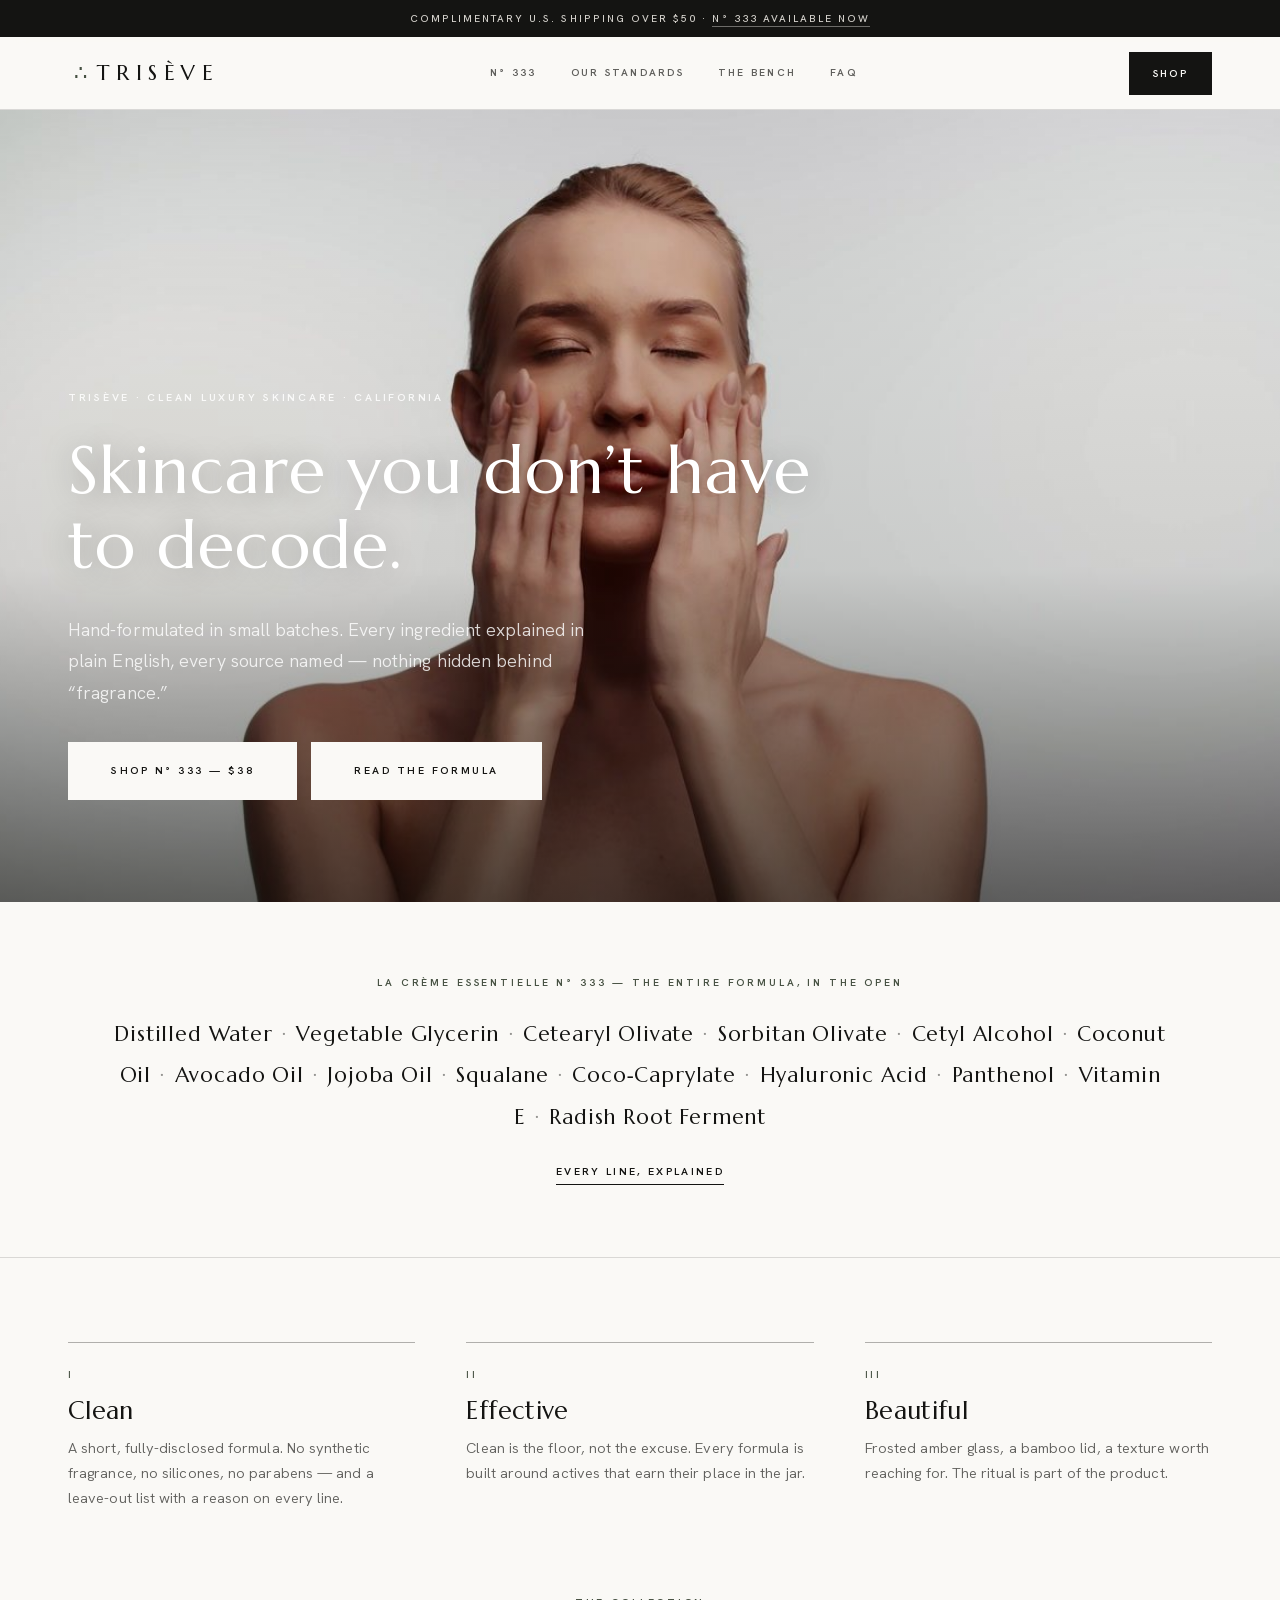
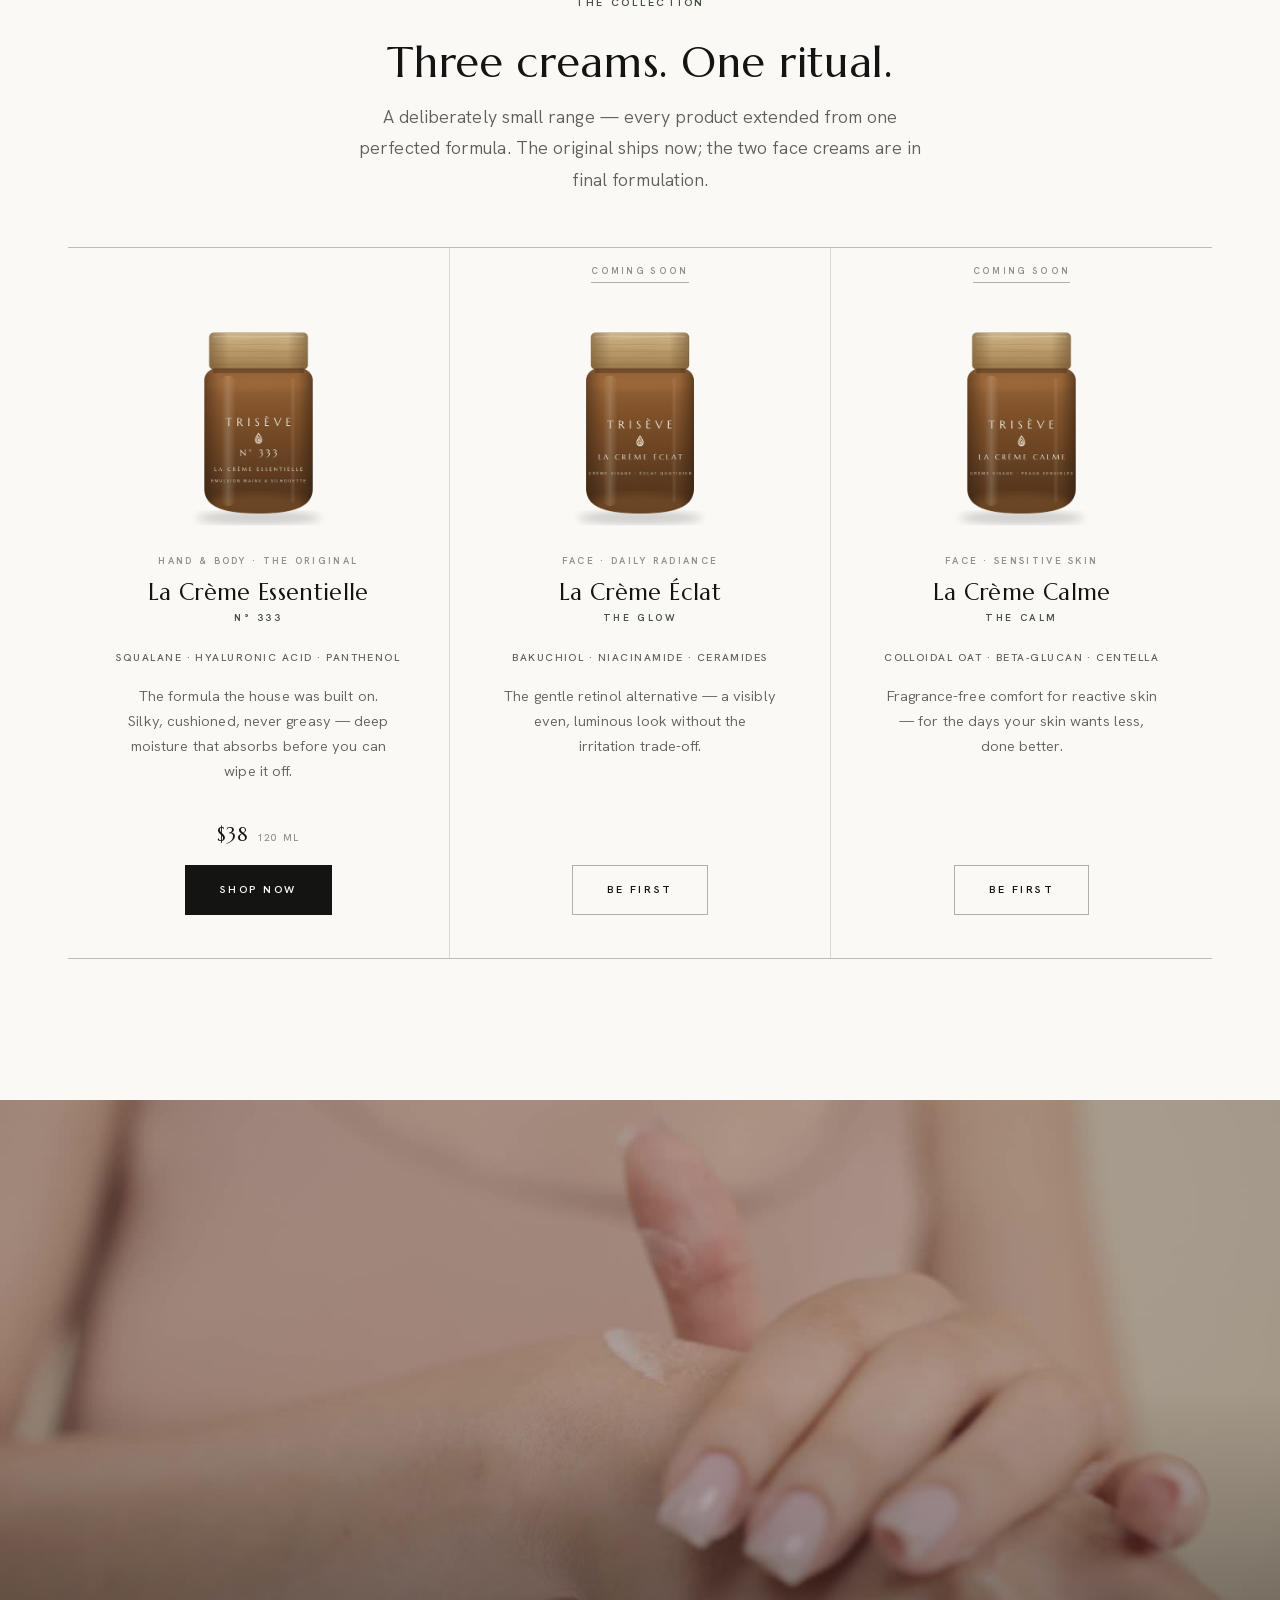
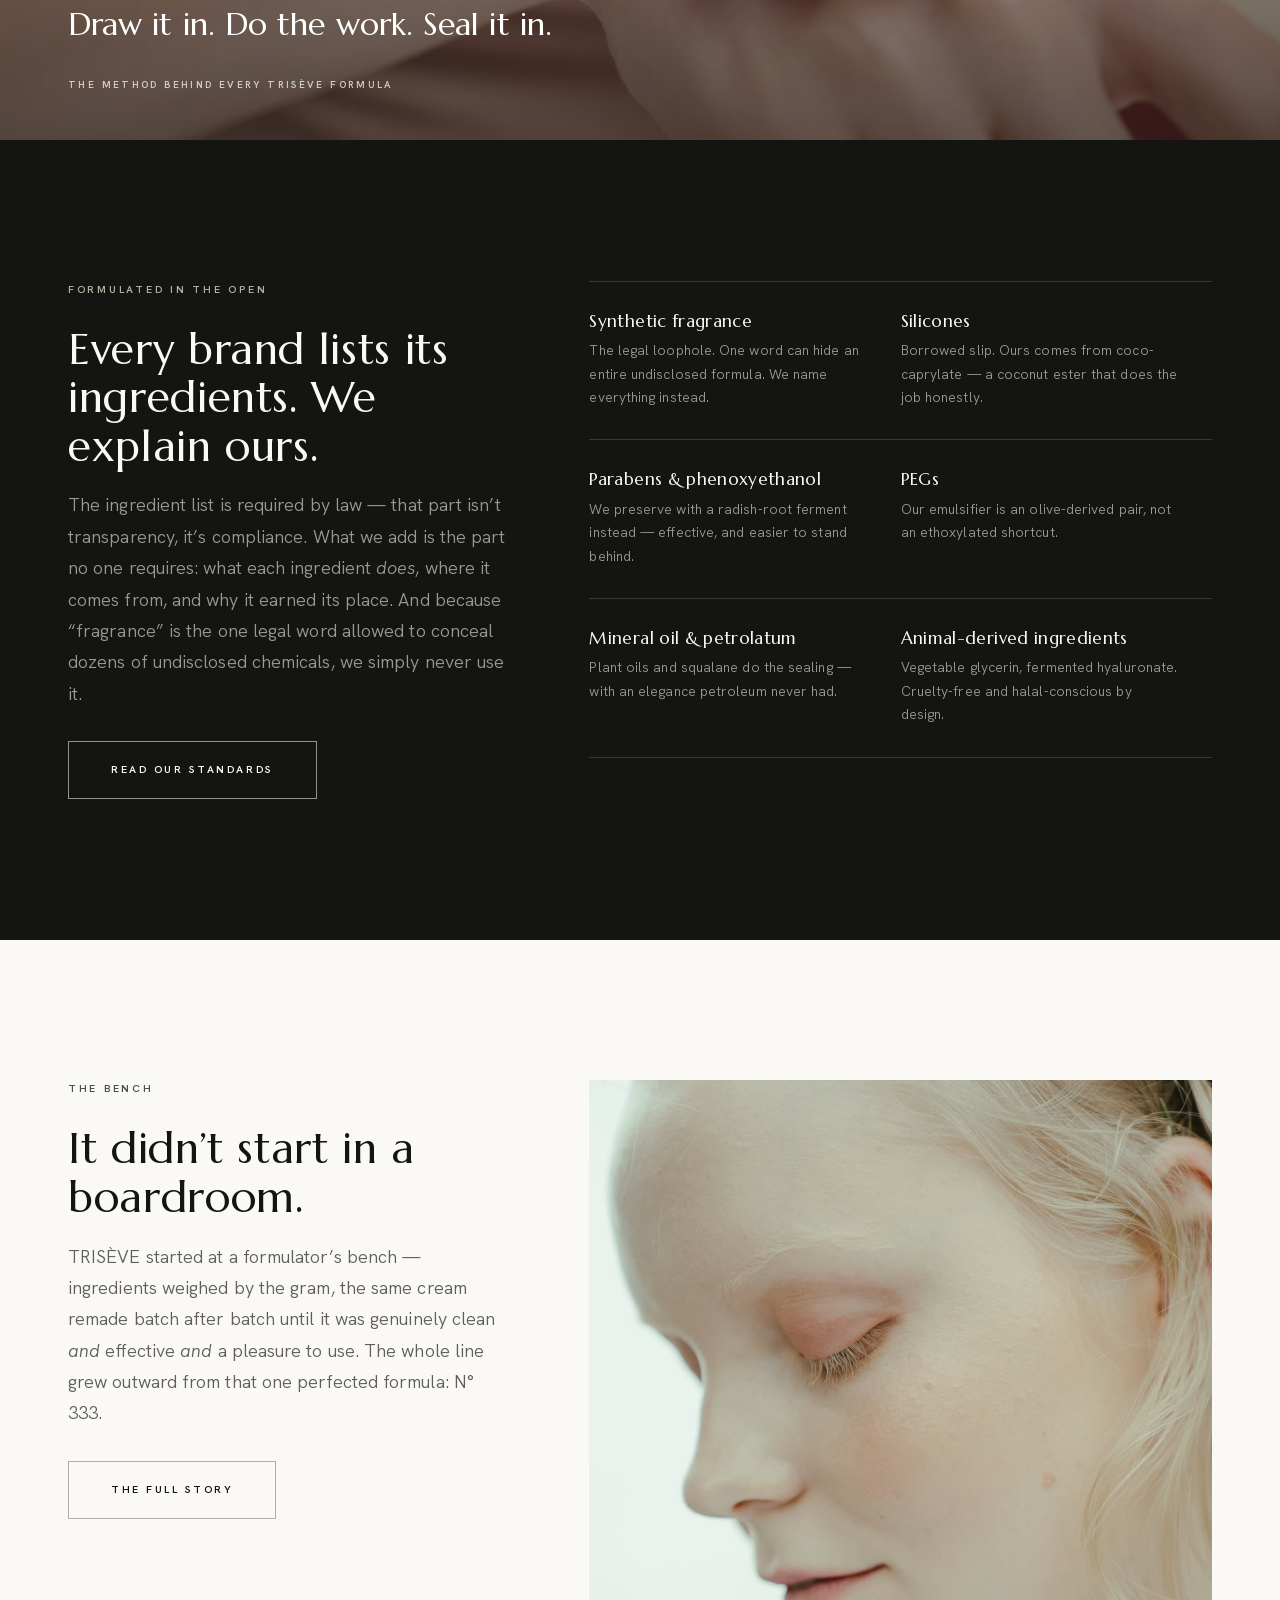
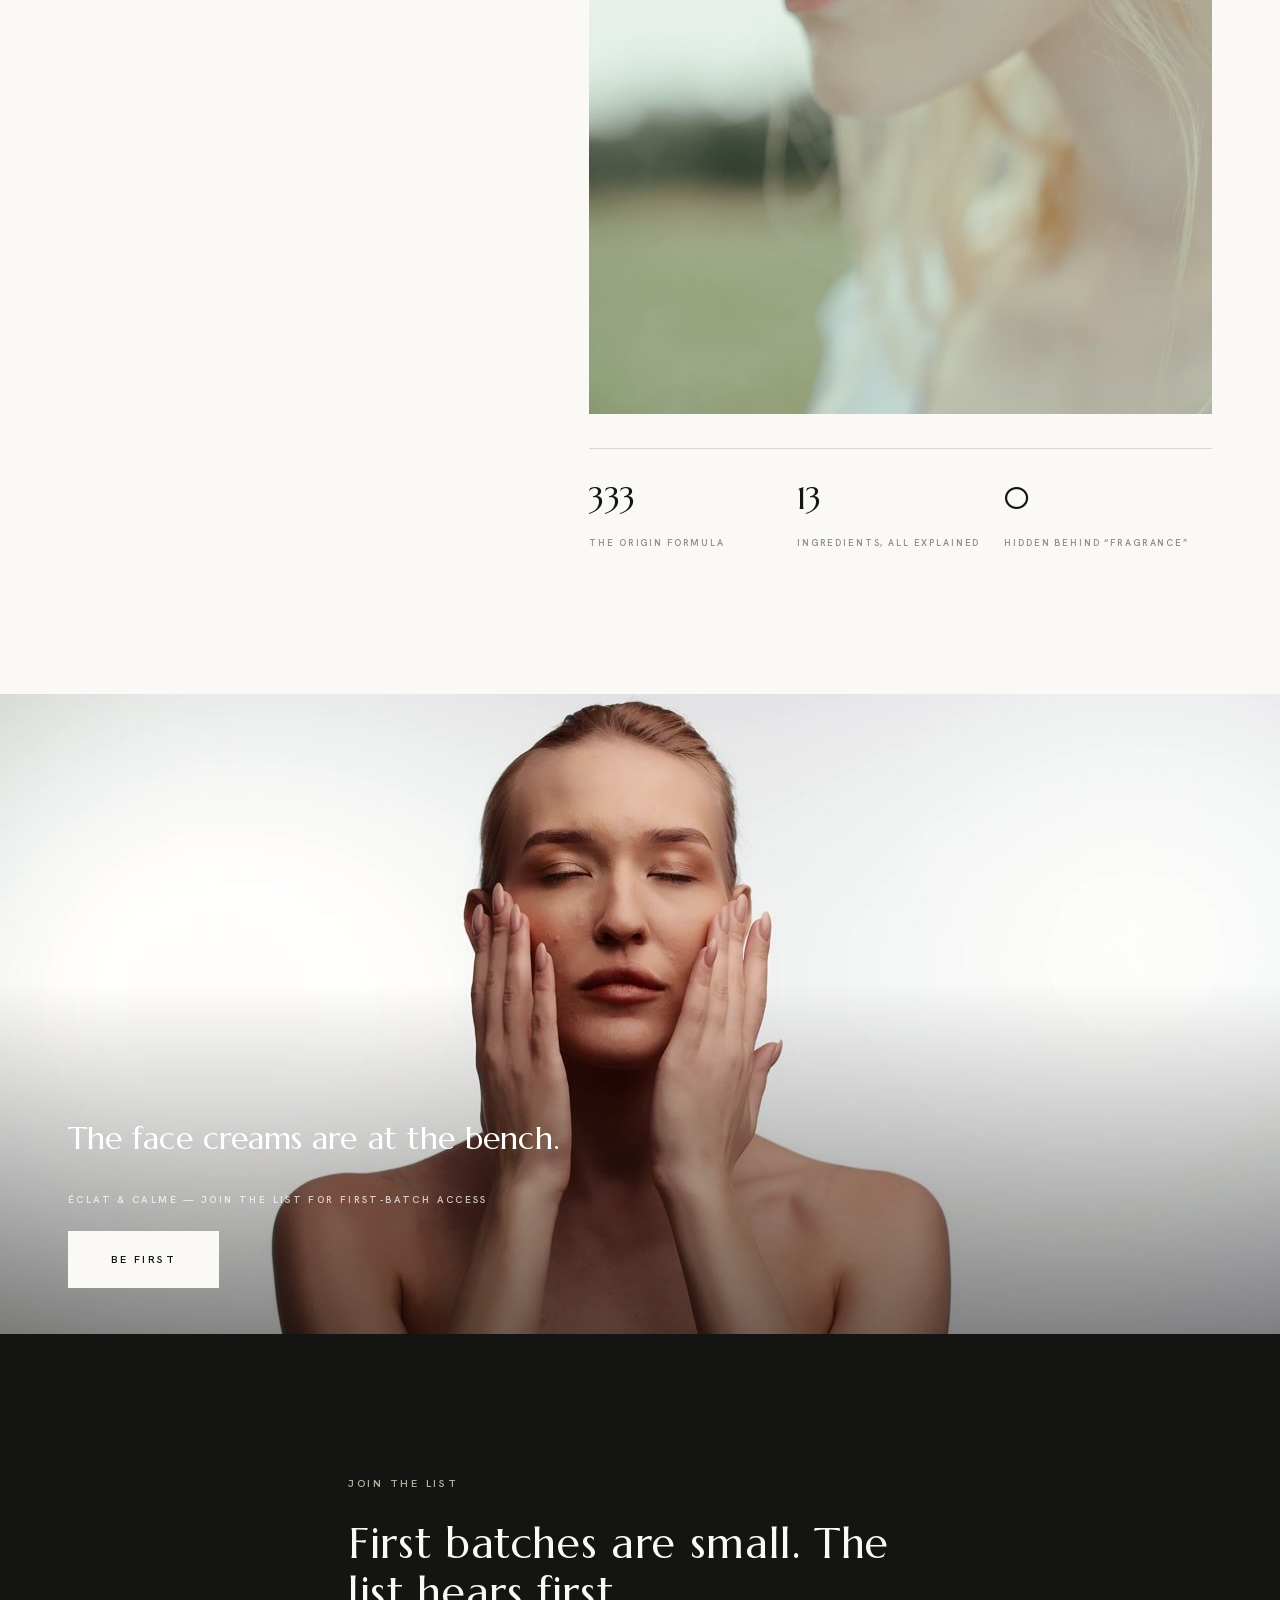
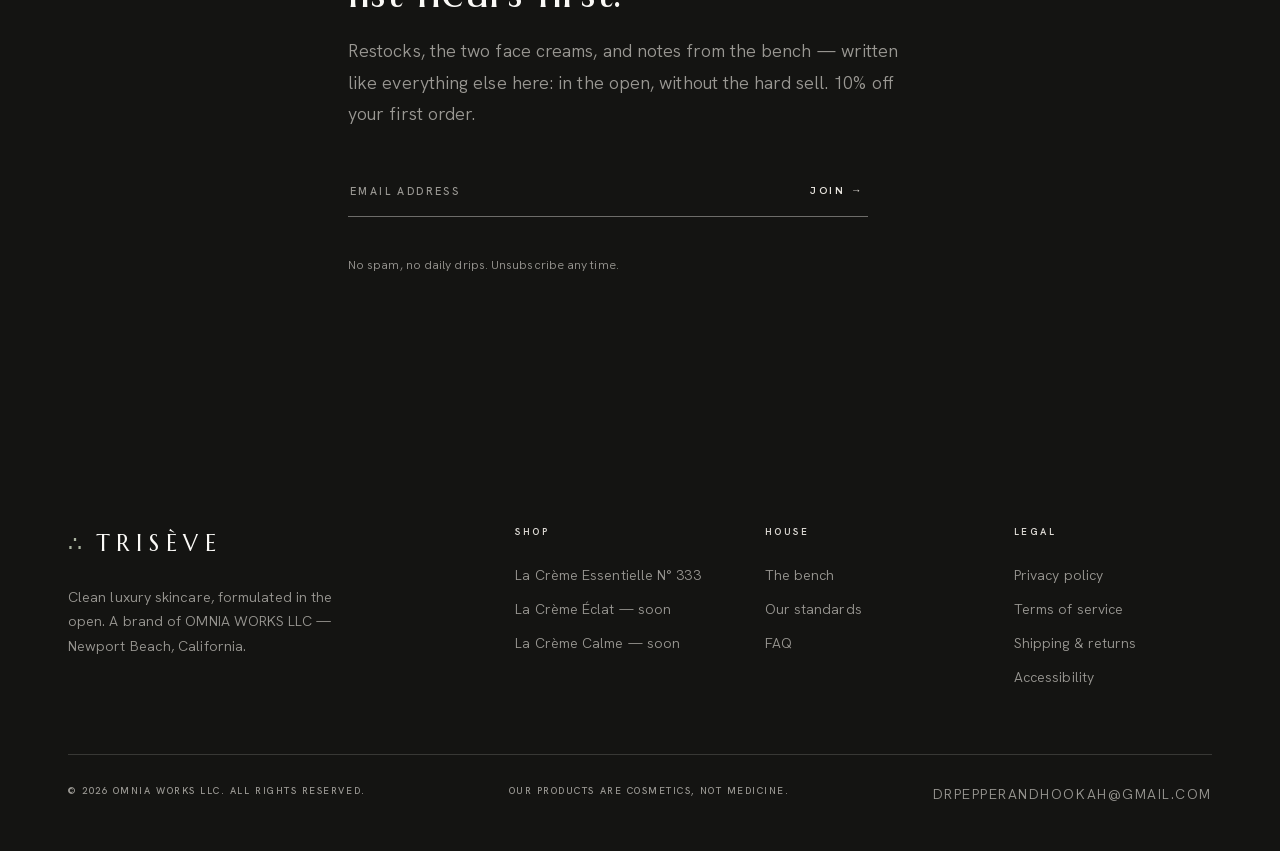
<file: index.html>
<!DOCTYPE html>
<html lang="en">
<head>
<meta charset="UTF-8">
<meta name="viewport" content="width=device-width, initial-scale=1">
<title>Trisève — Clean Luxury Skincare, Explained Ingredient by Ingredient</title>
<meta name="description" content="Clean luxury skincare, explained ingredient by ingredient. Hand-formulated in small batches in California. La Crème Essentielle N° 333 — $38 — available now.">
<link rel="canonical" href="https://triseve.com">
<meta property="og:title" content="Trisève — Clean Luxury Skincare, Explained Ingredient by Ingredient">
<meta property="og:description" content="Clean luxury skincare, explained ingredient by ingredient. Hand-formulated in small batches in California. La Crème Essentielle N° 333 — $38 — available now.">
<meta property="og:type" content="website">
<meta property="og:url" content="https://triseve.com">
<meta property="og:image" content="https://triseve.com/media/og.jpg">
<meta name="twitter:card" content="summary_large_image">
<meta name="theme-color" content="#FAF9F6">
<link rel="icon" type="image/svg+xml" href="/favicon.svg">
<link rel="icon" type="image/png" sizes="32x32" href="/favicon-32.png">
<link rel="apple-touch-icon" href="/apple-touch-icon.png">
<link rel="preload" href="/fonts/marcellus.woff2" as="font" type="font/woff2" crossorigin>
<link rel="preload" href="/fonts/hanken.woff2" as="font" type="font/woff2" crossorigin>
<link rel="stylesheet" href="/styles.css">
  <script type="application/ld+json">
  {"@context":"https://schema.org","@type":"Organization","name":"Trisève","url":"https://triseve.com/","logo":"https://triseve.com/img/jar-333.png","description":"Clean luxury skincare, formulated in the open. A brand of OMNIA WORKS LLC, Newport Beach, California."}
  </script>
</head>
<body>
<a class="skip" href="#main">Skip to content</a>
<div class="abar">Complimentary U.S. shipping over $50 · <a href="/products/creme-essentielle-333">N° 333 available now</a></div>
<header class="top">
  <div class="top__in">
    <a class="top__brand" href="/" aria-label="TRISÈVE home"><span class="dots">∴</span>TRISÈVE</a>
    <button class="navbtn" aria-expanded="false" aria-controls="nav">Menu</button>
    <nav class="top__nav" id="nav" aria-label="Main">
      <a href="/products/creme-essentielle-333">N° 333</a>
      <a href="/standards">Our standards</a>
      <a href="/the-bench">The bench</a>
      <a href="/faq">FAQ</a>
    </nav>
    <a class="top__cta" href="/products/creme-essentielle-333">Shop</a>
  </div>
</header>
<main id="main">


<!-- ============ VIDEO HERO ============ -->
<section class="vhero" aria-label="TRISÈVE">
  <video autoplay muted loop playsinline preload="metadata" poster="/media/hero-poster.jpg">
    <source src="/media/hero.mp4" type="video/mp4">
  </video>
  <div class="vhero__content overhero">
    <p class="eyebrow">Trisève · clean luxury skincare · California</p>
    <h1>Skincare you don’t have to decode.</h1>
    <p class="lede" style="margin-top:18px">Hand-formulated in small batches. Every ingredient explained in plain English, every source named — nothing hidden behind “fragrance.”</p>
    <div class="vhero__cta">
      <a class="btn" href="/products/creme-essentielle-333">Shop N° 333 — $38</a>
      <a class="btn btn--ghost" href="#formula">Read the formula</a>
    </div>
  </div>
</section>

<!-- ============ FORMULA STRIP ============ -->
<section class="fstrip" id="formula">
  <div class="wrap">
    <span class="lab">La Crème Essentielle N° 333 — the entire formula, in the open</span>
    <p class="formula">Distilled Water<i>·</i>Vegetable Glycerin<i>·</i>Cetearyl Olivate<i>·</i>Sorbitan Olivate<i>·</i>Cetyl Alcohol<i>·</i>Coconut Oil<i>·</i>Avocado Oil<i>·</i>Jojoba Oil<i>·</i>Squalane<i>·</i>Coco‑Caprylate<i>·</i>Hyaluronic Acid<i>·</i>Panthenol<i>·</i>Vitamin E<i>·</i>Radish Root Ferment</p>
    <a class="more" href="/products/creme-essentielle-333#dossier">Every line, explained</a>
  </div>
</section>

<!-- ============ PROMISE ============ -->
<section class="section--tight">
  <div class="wrap">
    <div class="method rv">
      <div class="method__step"><span class="k">I</span><h3>Clean</h3><p>A short, fully-disclosed formula. No synthetic fragrance, no silicones, no parabens — and a leave-out list with a reason on every line.</p></div>
      <div class="method__step"><span class="k">II</span><h3>Effective</h3><p>Clean is the floor, not the excuse. Every formula is built around actives that earn their place in the jar.</p></div>
      <div class="method__step"><span class="k">III</span><h3>Beautiful</h3><p>Frosted amber glass, a bamboo lid, a texture worth reaching for. The ritual is part of the product.</p></div>
    </div>
  </div>
</section>

<!-- ============ PRODUCTS ============ -->
<section class="section" id="shop" style="padding-top:0">
  <div class="wrap">
    <p class="eyebrow" style="justify-content:center;text-align:center">The collection</p>
    <h2 style="text-align:center;margin-bottom:14px">Three creams. One ritual.</h2>
    <p class="lede" style="margin:0 auto 52px;text-align:center">A deliberately small range — every product extended from one perfected formula. The original ships now; the two face creams are in final formulation.</p>

    <div class="cards rv">
      <article class="card">
        <a class="card__art" href="/products/creme-essentielle-333" aria-label="La Crème Essentielle N° 333">
          <img src="/img/jar-333.png" alt="La Crème Essentielle N° 333 — frosted amber glass jar with bamboo wood lid" width="300" height="370" loading="eager">
        </a>
        <div class="card__body">
          <span class="card__kind">Hand &amp; body · the original</span>
          <h3 class="card__name">La Crème Essentielle<small>N° 333</small></h3>
          <p class="card__trio">Squalane · Hyaluronic Acid · Panthenol</p>
          <p class="card__desc">The formula the house was built on. Silky, cushioned, never greasy — deep moisture that absorbs before you can wipe it off.</p>
          <div class="card__row">
            <span class="price">$38<small>120 ml</small></span>
            <a class="btn" href="/products/creme-essentielle-333" style="padding:15px 34px">Shop now</a>
          </div>
        </div>
      </article>

      <article class="card">
        <span class="soon">Coming soon</span>
        <a class="card__art" href="/products/la-creme-eclat" aria-label="La Crème Éclat — coming soon">
          <img src="/img/jar-eclat.png" alt="La Crème Éclat — frosted amber glass jar with bamboo wood lid" width="300" height="370" loading="lazy">
        </a>
        <div class="card__body">
          <span class="card__kind">Face · daily radiance</span>
          <h3 class="card__name">La Crème Éclat<small>The glow</small></h3>
          <p class="card__trio">Bakuchiol · Niacinamide · Ceramides</p>
          <p class="card__desc">The gentle retinol alternative — a visibly even, luminous look without the irritation trade-off.</p>
          <div class="card__row">
            <a class="btn btn--ghost" href="/products/la-creme-eclat" style="padding:15px 34px">Be first</a>
          </div>
        </div>
      </article>

      <article class="card">
        <span class="soon">Coming soon</span>
        <a class="card__art" href="/products/la-creme-calme" aria-label="La Crème Calme — coming soon">
          <img src="/img/jar-calme.png" alt="La Crème Calme — frosted amber glass jar with bamboo wood lid" width="300" height="370" loading="lazy">
        </a>
        <div class="card__body">
          <span class="card__kind">Face · sensitive skin</span>
          <h3 class="card__name">La Crème Calme<small>The calm</small></h3>
          <p class="card__trio">Colloidal Oat · Beta-Glucan · Centella</p>
          <p class="card__desc">Fragrance-free comfort for reactive skin — for the days your skin wants less, done better.</p>
          <div class="card__row">
            <a class="btn btn--ghost" href="/products/la-creme-calme" style="padding:15px 34px">Be first</a>
          </div>
        </div>
      </article>
    </div>
  </div>
</section>

<!-- ============ EDITORIAL BREAK ============ -->
<section class="imgbreak" aria-label="">
  <img src="/media/break-hands.jpg" alt="Hands pressing cream into skin" loading="lazy">
  <div class="imgbreak__cap">
    <p class="q">Draw it in. Do the work. Seal it in.</p>
    <span class="s">The method behind every TRISÈVE formula</span>
  </div>
</section>

<!-- ============ TRANSPARENCY / LEAVE OUT ============ -->
<section class="section dark">
  <div class="wrap">
    <div class="split">
      <div class="rv">
        <p class="eyebrow">Formulated in the open</p>
        <h2>Every brand lists its ingredients. We explain ours.</h2>
        <p class="lede" style="margin-top:18px">The ingredient list is required by law — that part isn’t transparency, it’s compliance. What we add is the part no one requires: what each ingredient <em>does</em>, where it comes from, and why it earned its place. And because “fragrance” is the one legal word allowed to conceal dozens of undisclosed chemicals, we simply never use it.</p>
        <a class="btn btn--ghost" href="/standards" style="margin-top:14px">Read our standards</a>
      </div>
      <div class="rv">
        <div class="leave">
          <div class="leave__item"><h4>Synthetic fragrance</h4><p>The legal loophole. One word can hide an entire undisclosed formula. We name everything instead.</p></div>
          <div class="leave__item"><h4>Silicones</h4><p>Borrowed slip. Ours comes from coco-caprylate — a coconut ester that does the job honestly.</p></div>
          <div class="leave__item"><h4>Parabens &amp; phenoxyethanol</h4><p>We preserve with a radish-root ferment instead — effective, and easier to stand behind.</p></div>
          <div class="leave__item"><h4>PEGs</h4><p>Our emulsifier is an olive-derived pair, not an ethoxylated shortcut.</p></div>
          <div class="leave__item"><h4>Mineral oil &amp; petrolatum</h4><p>Plant oils and squalane do the sealing — with an elegance petroleum never had.</p></div>
          <div class="leave__item"><h4>Animal-derived ingredients</h4><p>Vegetable glycerin, fermented hyaluronate. Cruelty-free and halal-conscious by design.</p></div>
        </div>
      </div>
    </div>
  </div>
</section>

<!-- ============ BENCH STORY ============ -->
<section class="section">
  <div class="wrap split">
    <div class="rv">
      <p class="eyebrow">The bench</p>
      <h2>It didn’t start in a boardroom.</h2>
      <p class="lede" style="margin-top:18px">TRISÈVE started at a formulator’s bench — ingredients weighed by the gram, the same cream remade batch after batch until it was genuinely clean <em>and</em> effective <em>and</em> a pleasure to use. The whole line grew outward from that one perfected formula: N° 333.</p>
      <a class="btn btn--ghost" href="/the-bench" style="margin-top:14px">The full story</a>
    </div>
    <div class="rv">
      <img src="/media/portrait.jpg" alt="Portrait of a woman with luminous, porcelain skin, eyes closed" loading="lazy" style="width:100%;height:auto">
      <div class="stat3">
        <div><span class="n">333</span><span class="l">The origin formula</span></div>
        <div><span class="n">13</span><span class="l">Ingredients, all explained</span></div>
        <div><span class="n">0</span><span class="l">Hidden behind “fragrance”</span></div>
      </div>
    </div>
  </div>
</section>

<!-- ============ FACE CREAMS TEASER ============ -->
<section class="imgbreak" aria-label="The face creams, coming soon">
  <img src="/media/teaser-face.jpg" alt="Woman applying face cream" loading="lazy">
  <div class="imgbreak__cap">
    <p class="q">The face creams are at the bench.</p>
    <span class="s">Éclat &amp; Calme — join the list for first-batch access</span>
    <div style="margin-top:22px" class="overhero"><a class="btn btn--ghost" href="/products/la-creme-eclat">Be first</a></div>
  </div>
</section>

<!-- ============ CAPTURE ============ -->
<section class="section dark">
  <div class="wrap" style="max-width:680px">
    <p class="eyebrow">Join the list</p>
    <h2>First batches are small. The list hears first.</h2>
    <p class="lede" style="margin:16px 0 34px">Restocks, the two face creams, and notes from the bench — written like everything else here: in the open, without the hard sell. 10% off your first order.</p>
    <div class="capture">
      <form data-capture data-list="newsletter" novalidate>
        <label class="skip" for="nl-email">Email address</label>
        <input id="nl-email" type="email" name="email" placeholder="EMAIL ADDRESS" autocomplete="email" required>
        <button class="btn" type="submit">Join →</button>
      </form>
      <p class="capture__msg" role="status" aria-live="polite"></p>
      <p class="finetext">No spam, no daily drips. Unsubscribe any time.</p>
    </div>
  </div>
</section>


</main>
<footer class="foot">
  <div class="wrap">
    <div class="foot__grid">
      <div>
        <p class="foot__brand"><span class="dots">∴</span> TRISÈVE</p>
        <p style="font-size:.9rem;max-width:34ch">Clean luxury skincare, formulated in the open. A brand of OMNIA WORKS LLC — Newport Beach, California.</p>
      </div>
      <div>
        <h5>Shop</h5>
        <a href="/products/creme-essentielle-333">La Crème Essentielle N° 333</a>
        <a href="/products/la-creme-eclat">La Crème Éclat — soon</a>
        <a href="/products/la-creme-calme">La Crème Calme — soon</a>
      </div>
      <div>
        <h5>House</h5>
        <a href="/the-bench">The bench</a>
        <a href="/standards">Our standards</a>
        <a href="/faq">FAQ</a>
      </div>
      <div>
        <h5>Legal</h5>
        <a href="/legal/privacy">Privacy policy</a>
        <a href="/legal/terms">Terms of service</a>
        <a href="/legal/shipping-returns">Shipping &amp; returns</a>
        <a href="/legal/accessibility">Accessibility</a>
      </div>
    </div>
    <div class="foot__legal">
      <span>© <span data-year>2026</span> OMNIA WORKS LLC. All rights reserved.</span>
      <span>Our products are cosmetics, not medicine.</span>
      <span><a data-email href="#" style="display:inline"></a></span>
    </div>
  </div>
</footer>
<script src="/site.js" defer></script>
</body>
</html>
</file>
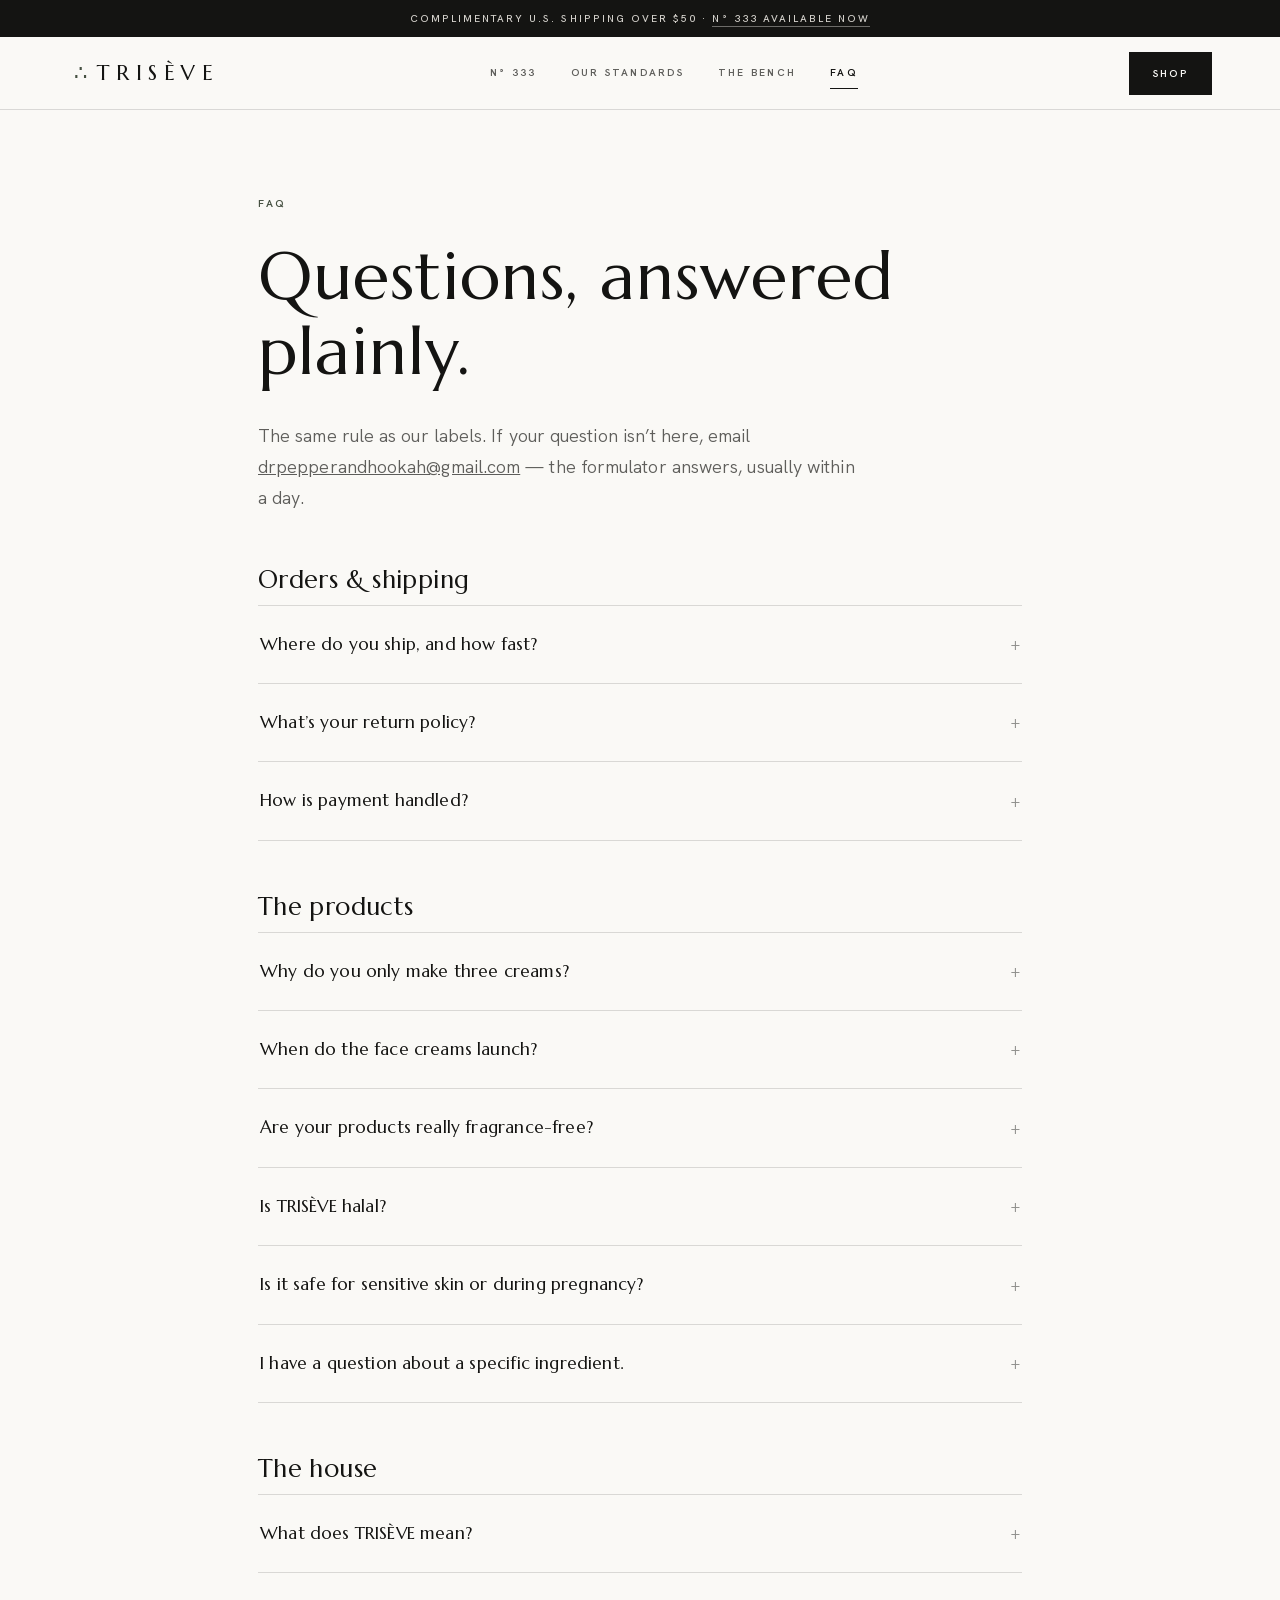
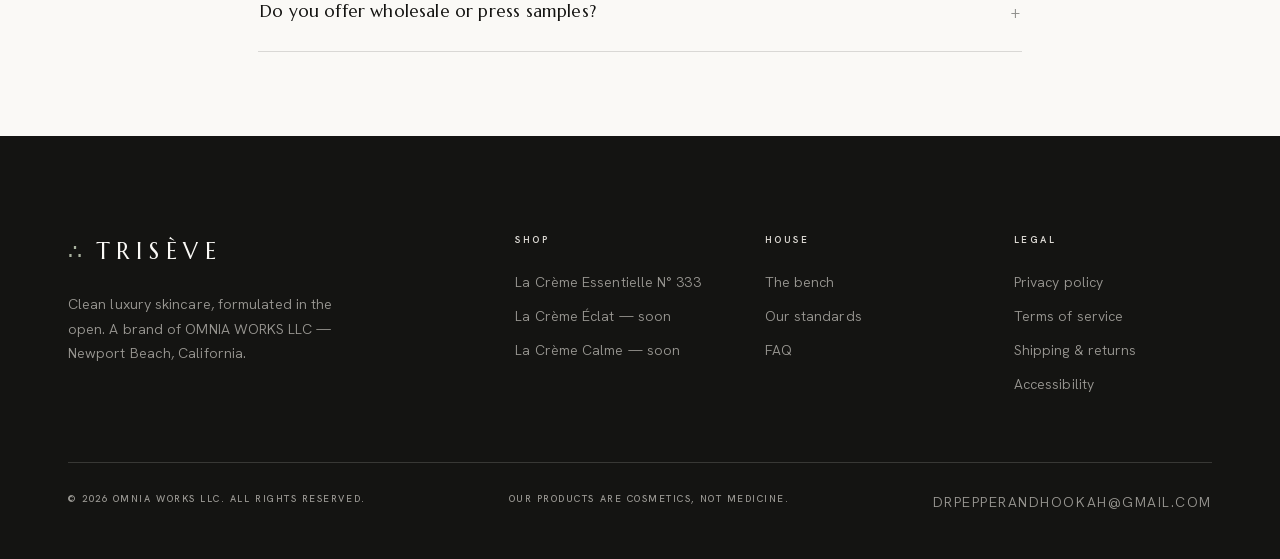
<file: faq/index.html>
<!DOCTYPE html>
<html lang="en">
<head>
<meta charset="UTF-8">
<meta name="viewport" content="width=device-width, initial-scale=1">
<title>FAQ — Questions, Answered Plainly | Trisève</title>
<meta name="description" content="Questions answered plainly: truly fragrance-free, halal-conscious sourcing, shipping, returns, and the full-formula transparency promise.">
<link rel="canonical" href="https://triseve.com/faq">
<meta property="og:title" content="FAQ — Questions, Answered Plainly | Trisève">
<meta property="og:description" content="Questions answered plainly: truly fragrance-free, halal-conscious sourcing, shipping, returns, and the full-formula transparency promise.">
<meta property="og:type" content="website">
<meta property="og:url" content="https://triseve.com/faq">
<meta property="og:image" content="https://triseve.com/media/og.jpg">
<meta name="twitter:card" content="summary_large_image">
<meta name="theme-color" content="#FAF9F6">
<link rel="icon" type="image/svg+xml" href="/favicon.svg">
<link rel="icon" type="image/png" sizes="32x32" href="/favicon-32.png">
<link rel="apple-touch-icon" href="/apple-touch-icon.png">
<link rel="preload" href="/fonts/marcellus.woff2" as="font" type="font/woff2" crossorigin>
<link rel="preload" href="/fonts/hanken.woff2" as="font" type="font/woff2" crossorigin>
<link rel="stylesheet" href="/styles.css">
</head>
<body>
<a class="skip" href="#main">Skip to content</a>
<div class="abar">Complimentary U.S. shipping over $50 · <a href="/products/creme-essentielle-333">N° 333 available now</a></div>
<header class="top">
  <div class="top__in">
    <a class="top__brand" href="/" aria-label="TRISÈVE home"><span class="dots">∴</span>TRISÈVE</a>
    <button class="navbtn" aria-expanded="false" aria-controls="nav">Menu</button>
    <nav class="top__nav" id="nav" aria-label="Main">
      <a href="/products/creme-essentielle-333">N° 333</a>
      <a href="/standards">Our standards</a>
      <a href="/the-bench">The bench</a>
      <a href="/faq" aria-current="page">FAQ</a>
    </nav>
    <a class="top__cta" href="/products/creme-essentielle-333">Shop</a>
  </div>
</header>
<main id="main">


<section class="section--tight">
  <div class="wrap" style="max-width:860px">
    <p class="eyebrow">FAQ</p>
    <h1>Questions, answered plainly.</h1>
    <p class="lede" style="margin-top:16px">The same rule as our labels. If your question isn’t here, email <a data-email href="#" style="display:inline;text-decoration:underline"></a> — the formulator answers, usually within a day.</p>

    <h3 style="margin-top:52px">Orders &amp; shipping</h3>
    <div class="acc">
      <details class="acc__item">
        <summary class="acc__btn">Where do you ship, and how fast?<span class="ico">+</span></summary>
        <div class="acc__panel"><p>Within the United States for now. Orders leave Southern California within 2–3 business days, tracking emailed on dispatch, typical transit 2–5 business days. International is on the roadmap — join the list and you’ll hear when it opens.</p></div>
      </details>
      <details class="acc__item">
        <summary class="acc__btn">What’s your return policy?<span class="ico">+</span></summary>
        <div class="acc__panel"><p>A 30-day rule: if it isn’t for you, email us within 30 days of delivery and we refund the product price — even if the jar is opened. We’d rather you try it honestly than hesitate. Details on the <a href="/legal/shipping-returns" style="display:inline;text-decoration:underline">shipping &amp; returns</a> page.</p></div>
      </details>
      <details class="acc__item">
        <summary class="acc__btn">How is payment handled?<span class="ico">+</span></summary>
        <div class="acc__panel"><p>Checkout runs on Stripe — the same payment infrastructure behind millions of businesses. We never see or store your card number.</p></div>
      </details>
    </div>

    <h3 style="margin-top:52px">The products</h3>
    <div class="acc">
      <details class="acc__item">
        <summary class="acc__btn">Why do you only make three creams?<span class="ico">+</span></summary>
        <div class="acc__panel"><p>Because a deliberately small range is what makes radical transparency possible. Every product is extended only from a formula the founder personally stands behind — remade at the bench until it earns its place. Forty SKUs and full honesty don’t coexist.</p></div>
      </details>
      <details class="acc__item">
        <summary class="acc__btn">When do the face creams launch?<span class="ico">+</span></summary>
        <div class="acc__panel"><p>La Crème Éclat (bakuchiol · niacinamide · ceramides) and La Crème Calme (colloidal oat · beta-glucan · centella) are in final formulation. The email list hears first, with first-batch access — join on either <a href="/products/la-creme-eclat" style="display:inline;text-decoration:underline">product page</a>.</p></div>
      </details>
      <details class="acc__item">
        <summary class="acc__btn">Are your products really fragrance-free?<span class="ico">+</span></summary>
        <div class="acc__panel"><p>Truly. No perfume, and no masking fragrance hiding under “unscented.” “Fragrance” is the one word legally allowed to conceal dozens of undisclosed chemicals — so we never use it, in any product, ever.</p></div>
      </details>
      <details class="acc__item">
        <summary class="acc__btn">Is TRISÈVE halal?<span class="ico">+</span></summary>
        <div class="acc__panel"><p>Halal-conscious by design: vegetable-only glycerin, fermentation-derived hyaluronate, plant squalane, no animal-derived ingredients, no alcohol in the intoxicant sense. We’re not yet third-party certified — and we won’t say “certified” until we are. Precision about claims is the whole brand.</p></div>
      </details>
      <details class="acc__item">
        <summary class="acc__btn">Is it safe for sensitive skin or during pregnancy?<span class="ico">+</span></summary>
        <div class="acc__panel"><p>Every formula is fragrance-free and fully disclosed, so you — or your provider — can review the complete ingredient list before anything touches your skin. For pregnancy or medical questions we’ll never make the call for you: bring the list to your provider (it’s all published), and patch-test if you have known sensitivities.</p></div>
      </details>
      <details class="acc__item">
        <summary class="acc__btn">I have a question about a specific ingredient.<span class="ico">+</span></summary>
        <div class="acc__panel"><p>Good — that’s the kind of customer this brand was built for. Every ingredient’s job and source is published on the product page, and if you want to go deeper, email us. The person who formulates the creams is the person who answers.</p></div>
      </details>
    </div>

    <h3 style="margin-top:52px">The house</h3>
    <div class="acc">
      <details class="acc__item">
        <summary class="acc__btn">What does TRISÈVE mean?<span class="ico">+</span></summary>
        <div class="acc__panel"><p><em>Tri</em> — three. <em>Sève</em> — sap, the lifeblood of a plant. Three creams, three named actives in each, and one three-part promise: clean, effective, beautiful — you shouldn’t have to pick two. The mark ∴, three points, is how mathematicians write <em>therefore</em>.</p></div>
      </details>
      <details class="acc__item">
        <summary class="acc__btn">Do you offer wholesale or press samples?<span class="ico">+</span></summary>
        <div class="acc__panel"><p>Small-batch means limited quantities, but we’re open to the right partners — especially clean-beauty, halal-lifestyle, and ingredient-literate creators and shops. Email us with a note about your audience or store.</p></div>
      </details>
    </div>
  </div>
</section>


</main>
<footer class="foot">
  <div class="wrap">
    <div class="foot__grid">
      <div>
        <p class="foot__brand"><span class="dots">∴</span> TRISÈVE</p>
        <p style="font-size:.9rem;max-width:34ch">Clean luxury skincare, formulated in the open. A brand of OMNIA WORKS LLC — Newport Beach, California.</p>
      </div>
      <div>
        <h5>Shop</h5>
        <a href="/products/creme-essentielle-333">La Crème Essentielle N° 333</a>
        <a href="/products/la-creme-eclat">La Crème Éclat — soon</a>
        <a href="/products/la-creme-calme">La Crème Calme — soon</a>
      </div>
      <div>
        <h5>House</h5>
        <a href="/the-bench">The bench</a>
        <a href="/standards">Our standards</a>
        <a href="/faq">FAQ</a>
      </div>
      <div>
        <h5>Legal</h5>
        <a href="/legal/privacy">Privacy policy</a>
        <a href="/legal/terms">Terms of service</a>
        <a href="/legal/shipping-returns">Shipping &amp; returns</a>
        <a href="/legal/accessibility">Accessibility</a>
      </div>
    </div>
    <div class="foot__legal">
      <span>© <span data-year>2026</span> OMNIA WORKS LLC. All rights reserved.</span>
      <span>Our products are cosmetics, not medicine.</span>
      <span><a data-email href="#" style="display:inline"></a></span>
    </div>
  </div>
</footer>
<script src="/site.js" defer></script>
</body>
</html>
</file>
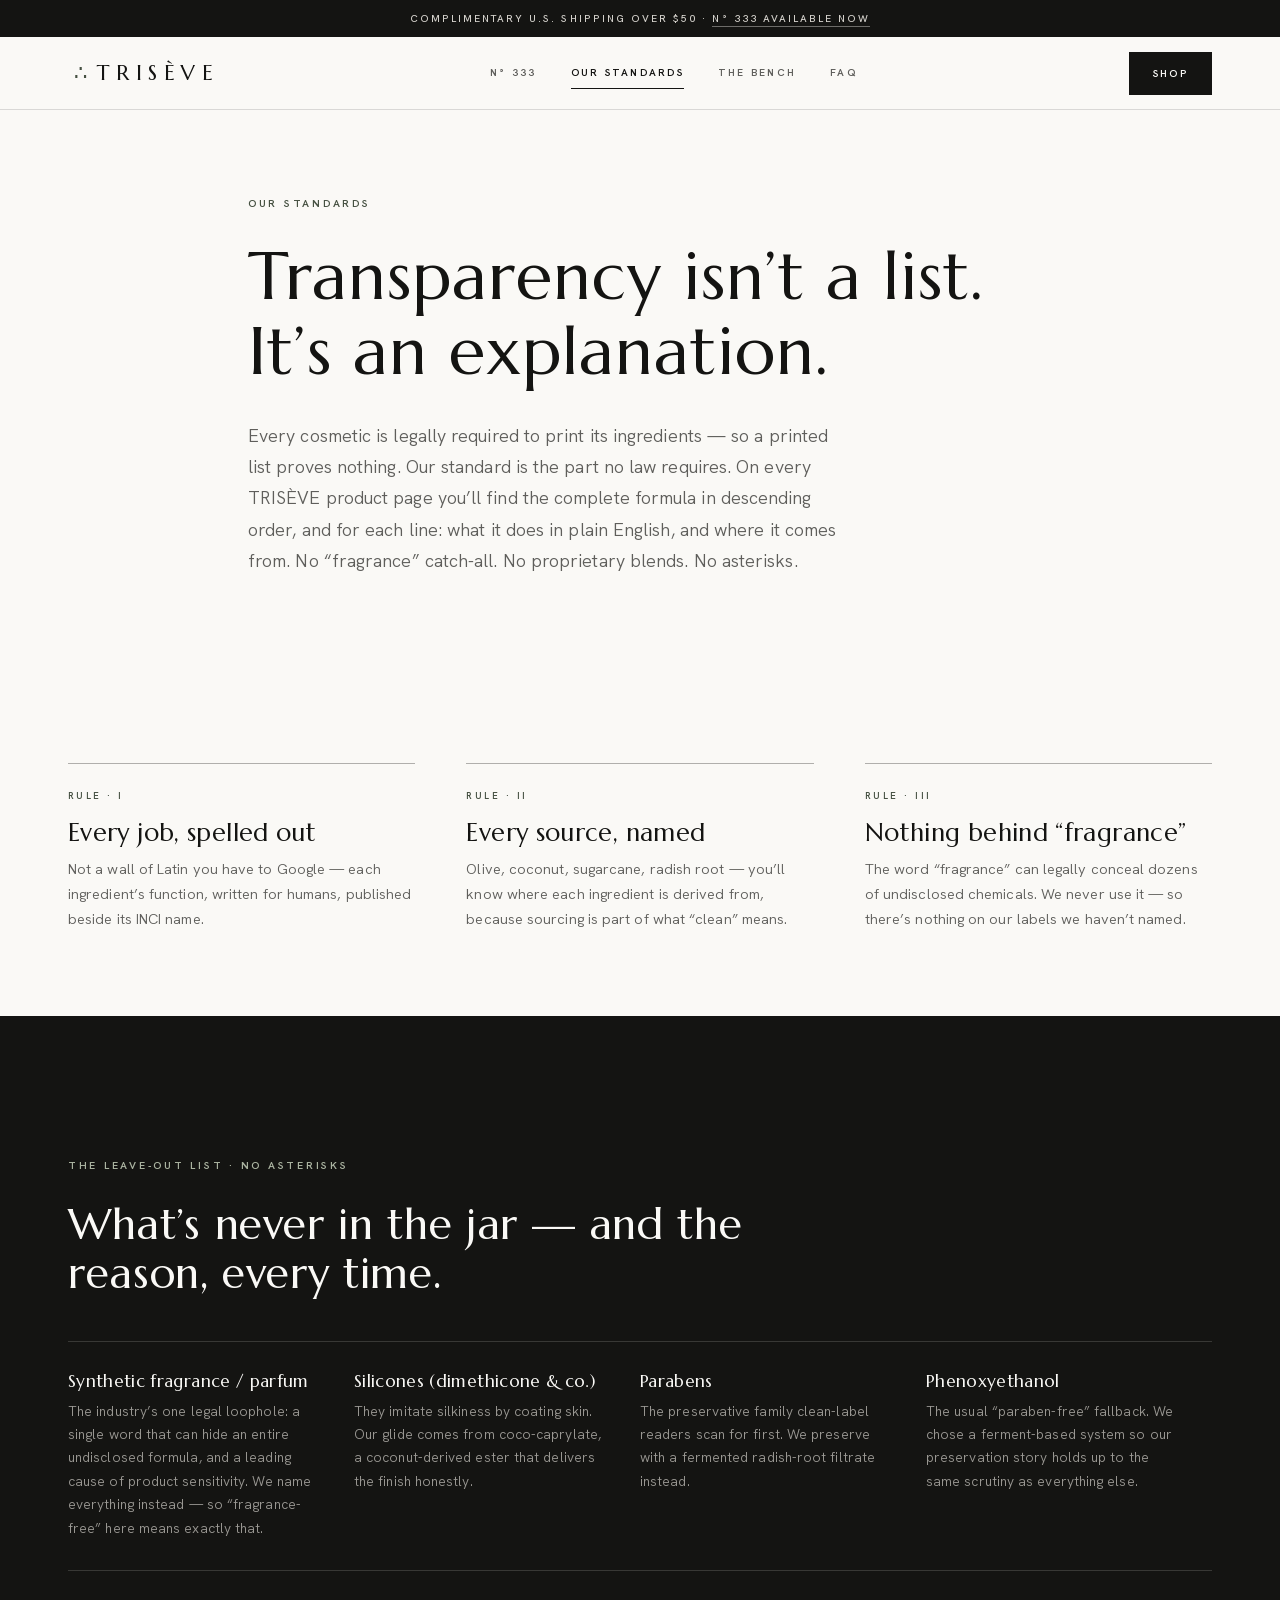
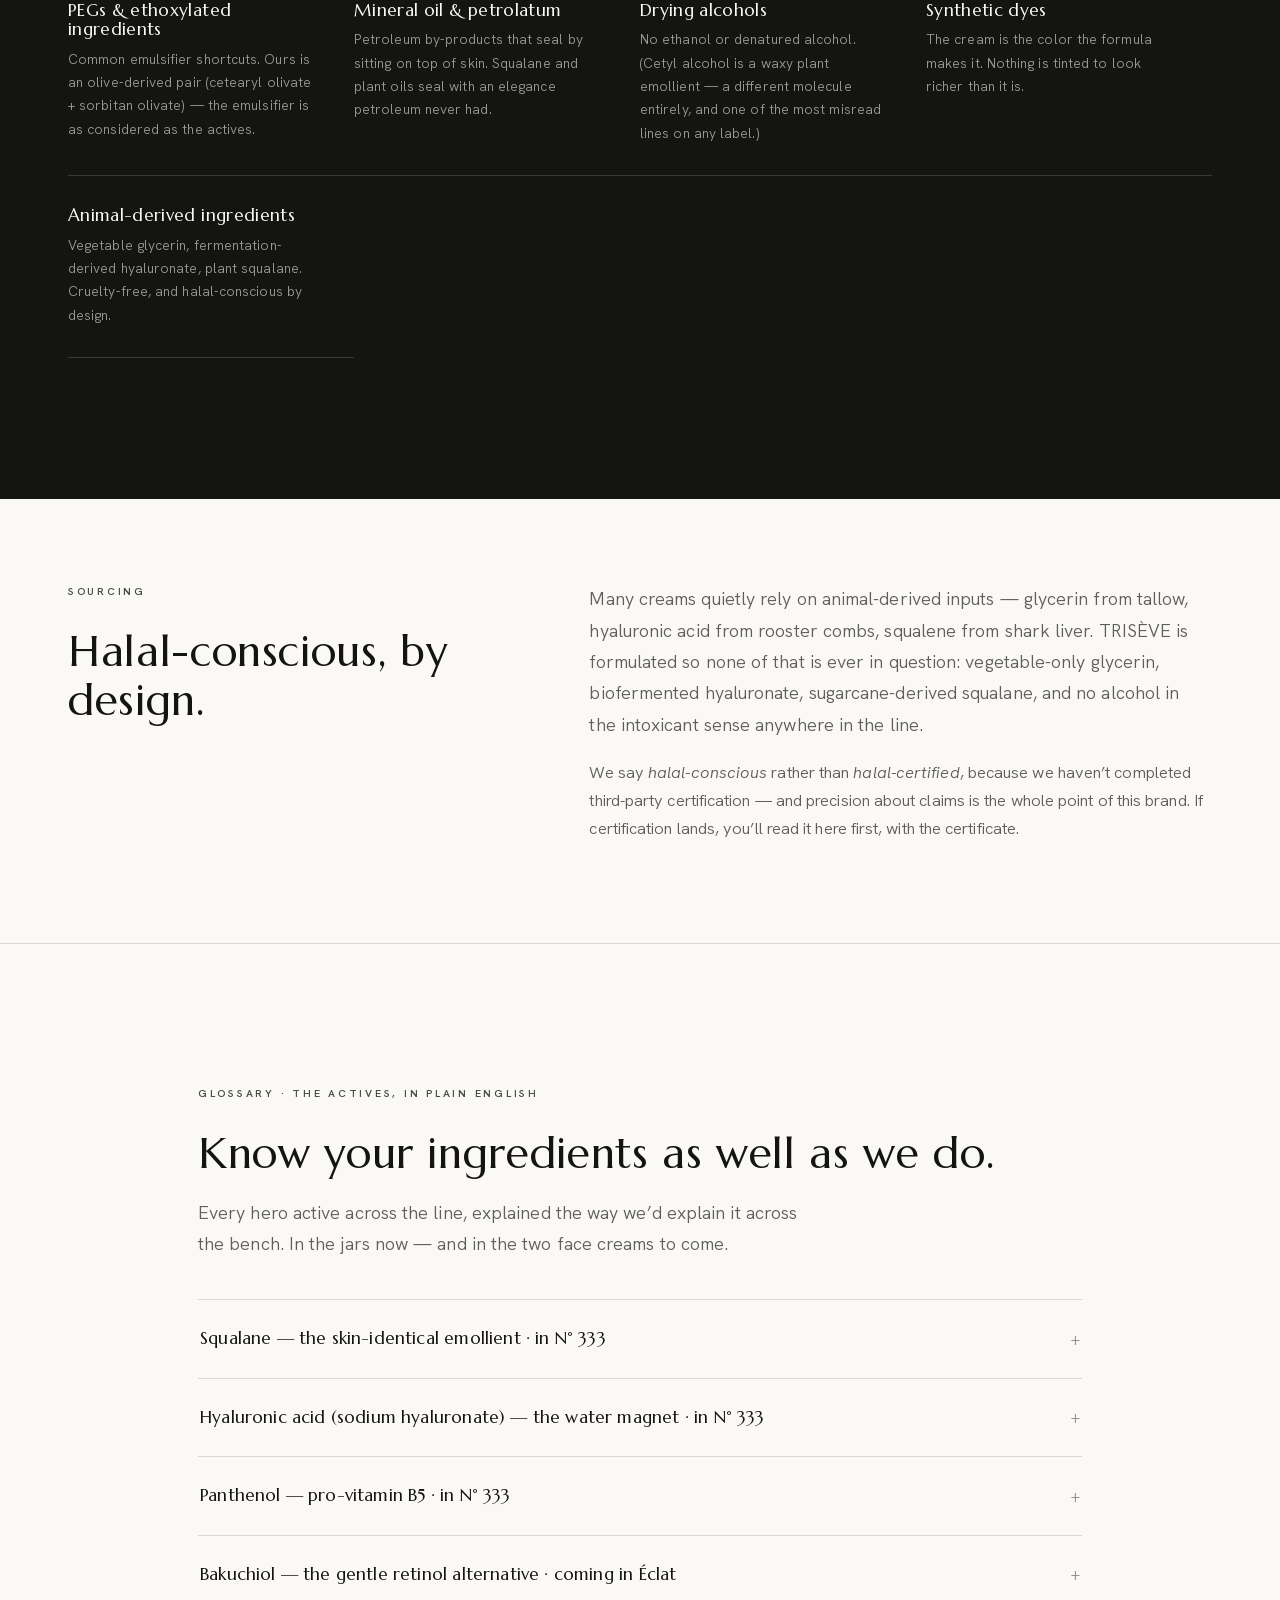
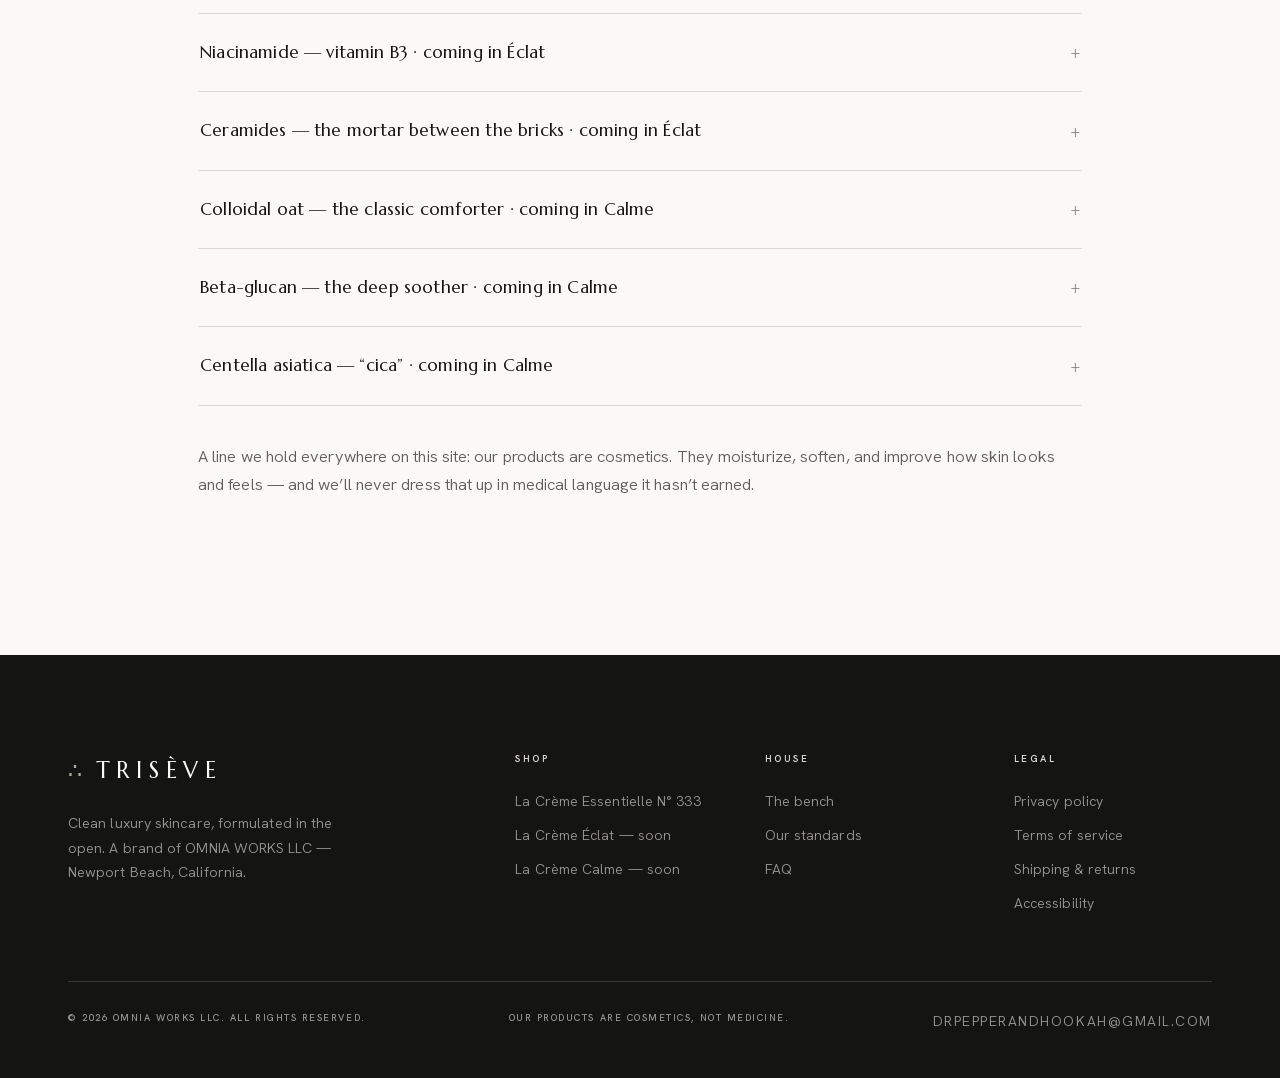
<file: standards/index.html>
<!DOCTYPE html>
<html lang="en">
<head>
<meta charset="UTF-8">
<meta name="viewport" content="width=device-width, initial-scale=1">
<title>Our Standards — What We Leave Out & Why | Trisève</title>
<meta name="description" content="Every ingredient explained in plain English, every source named, nothing hidden behind fragrance. The leave-out list, with a reason on every line.">
<link rel="canonical" href="https://triseve.com/standards">
<meta property="og:title" content="Our Standards — What We Leave Out & Why | Trisève">
<meta property="og:description" content="Every ingredient explained in plain English, every source named, nothing hidden behind fragrance. The leave-out list, with a reason on every line.">
<meta property="og:type" content="website">
<meta property="og:url" content="https://triseve.com/standards">
<meta property="og:image" content="https://triseve.com/media/og.jpg">
<meta name="twitter:card" content="summary_large_image">
<meta name="theme-color" content="#FAF9F6">
<link rel="icon" type="image/svg+xml" href="/favicon.svg">
<link rel="icon" type="image/png" sizes="32x32" href="/favicon-32.png">
<link rel="apple-touch-icon" href="/apple-touch-icon.png">
<link rel="preload" href="/fonts/marcellus.woff2" as="font" type="font/woff2" crossorigin>
<link rel="preload" href="/fonts/hanken.woff2" as="font" type="font/woff2" crossorigin>
<link rel="stylesheet" href="/styles.css">
</head>
<body>
<a class="skip" href="#main">Skip to content</a>
<div class="abar">Complimentary U.S. shipping over $50 · <a href="/products/creme-essentielle-333">N° 333 available now</a></div>
<header class="top">
  <div class="top__in">
    <a class="top__brand" href="/" aria-label="TRISÈVE home"><span class="dots">∴</span>TRISÈVE</a>
    <button class="navbtn" aria-expanded="false" aria-controls="nav">Menu</button>
    <nav class="top__nav" id="nav" aria-label="Main">
      <a href="/products/creme-essentielle-333">N° 333</a>
      <a href="/standards" aria-current="page">Our standards</a>
      <a href="/the-bench">The bench</a>
      <a href="/faq">FAQ</a>
    </nav>
    <a class="top__cta" href="/products/creme-essentielle-333">Shop</a>
  </div>
</header>
<main id="main">


<section class="section--tight">
  <div class="wrap" style="max-width:880px">
    <p class="eyebrow">Our standards</p>
    <h1 style="max-width:18ch">Transparency isn’t a list. It’s an explanation.</h1>
    <p class="lede" style="margin-top:20px">Every cosmetic is legally required to print its ingredients — so a printed list proves nothing. Our standard is the part no law requires. On every TRISÈVE product page you’ll find the complete formula in descending order, and for each line: what it does in plain English, and where it comes from. No “fragrance” catch-all. No proprietary blends. No asterisks.</p>
  </div>
</section>

<section class="section--tight">
  <div class="wrap">
    <div class="method rv">
      <div class="method__step"><span class="k">Rule · I</span><h3>Every job, spelled out</h3><p>Not a wall of Latin you have to Google — each ingredient’s function, written for humans, published beside its INCI name.</p></div>
      <div class="method__step"><span class="k">Rule · II</span><h3>Every source, named</h3><p>Olive, coconut, sugarcane, radish root — you’ll know where each ingredient is derived from, because sourcing is part of what “clean” means.</p></div>
      <div class="method__step"><span class="k">Rule · III</span><h3>Nothing behind “fragrance”</h3><p>The word “fragrance” can legally conceal dozens of undisclosed chemicals. We never use it — so there’s nothing on our labels we haven’t named.</p></div>
    </div>
  </div>
</section>

<!-- ============ LEAVE OUT — FULL ============ -->
<section class="section dark">
  <div class="wrap">
    <p class="eyebrow">The leave-out list · no asterisks</p>
    <h2 style="max-width:20ch">What’s never in the jar — and the reason, every time.</h2>
    <div class="leave rv" style="margin-top:44px">
      <div class="leave__item"><span class="x">—</span><h4>Synthetic fragrance / parfum</h4><p>The industry’s one legal loophole: a single word that can hide an entire undisclosed formula, and a leading cause of product sensitivity. We name everything instead — so “fragrance-free” here means exactly that.</p></div>
      <div class="leave__item"><span class="x">—</span><h4>Silicones (dimethicone &amp; co.)</h4><p>They imitate silkiness by coating skin. Our glide comes from coco-caprylate, a coconut-derived ester that delivers the finish honestly.</p></div>
      <div class="leave__item"><span class="x">—</span><h4>Parabens</h4><p>The preservative family clean-label readers scan for first. We preserve with a fermented radish-root filtrate instead.</p></div>
      <div class="leave__item"><span class="x">—</span><h4>Phenoxyethanol</h4><p>The usual “paraben-free” fallback. We chose a ferment-based system so our preservation story holds up to the same scrutiny as everything else.</p></div>
      <div class="leave__item"><span class="x">—</span><h4>PEGs &amp; ethoxylated ingredients</h4><p>Common emulsifier shortcuts. Ours is an olive-derived pair (cetearyl olivate + sorbitan olivate) — the emulsifier is as considered as the actives.</p></div>
      <div class="leave__item"><span class="x">—</span><h4>Mineral oil &amp; petrolatum</h4><p>Petroleum by-products that seal by sitting on top of skin. Squalane and plant oils seal with an elegance petroleum never had.</p></div>
      <div class="leave__item"><span class="x">—</span><h4>Drying alcohols</h4><p>No ethanol or denatured alcohol. (Cetyl alcohol is a waxy plant emollient — a different molecule entirely, and one of the most misread lines on any label.)</p></div>
      <div class="leave__item"><span class="x">—</span><h4>Synthetic dyes</h4><p>The cream is the color the formula makes it. Nothing is tinted to look richer than it is.</p></div>
      <div class="leave__item"><span class="x">—</span><h4>Animal-derived ingredients</h4><p>Vegetable glycerin, fermentation-derived hyaluronate, plant squalane. Cruelty-free, and halal-conscious by design.</p></div>
    </div>
  </div>
</section>

<!-- ============ SOURCING / HALAL ============ -->
<section class="section--tight">
  <div class="wrap split">
    <div class="rv">
      <p class="eyebrow">Sourcing</p>
      <h2>Halal-conscious, by design.</h2>
    </div>
    <div class="rv">
      <p class="lede">Many creams quietly rely on animal-derived inputs — glycerin from tallow, hyaluronic acid from rooster combs, squalene from shark liver. TRISÈVE is formulated so none of that is ever in question: vegetable-only glycerin, biofermented hyaluronate, sugarcane-derived squalane, and no alcohol in the intoxicant sense anywhere in the line.</p>
      <p style="color:var(--ink-soft)">We say <em>halal-conscious</em> rather than <em>halal-certified</em>, because we haven’t completed third-party certification — and precision about claims is the whole point of this brand. If certification lands, you’ll read it here first, with the certificate.</p>
    </div>
  </div>
</section>

<hr class="rule">

<!-- ============ ACTIVES GLOSSARY ============ -->
<section class="section">
  <div class="wrap" style="max-width:980px">
    <p class="eyebrow">Glossary · the actives, in plain English</p>
    <h2>Know your ingredients as well as we do.</h2>
    <p class="lede" style="margin-bottom:40px">Every hero active across the line, explained the way we’d explain it across the bench. In the jars now — and in the two face creams to come.</p>

    <div class="acc rv">
      <details class="acc__item">
        <summary class="acc__btn">Squalane — the skin-identical emollient · in N° 333<span class="ico">+</span></summary>
        <div class="acc__panel"><p>A stable mirror of squalene, a lipid your skin naturally produces. Because skin recognizes it, it absorbs completely and leaves no greasy film. Historically sourced from shark liver; ours is plant-derived from fermented sugarcane, always.</p></div>
      </details>
      <details class="acc__item">
        <summary class="acc__btn">Hyaluronic acid (sodium hyaluronate) — the water magnet · in N° 333<span class="ico">+</span></summary>
        <div class="acc__panel"><p>A humectant that binds many times its weight in water, giving skin a lasting, comfortably plumped look and feel. We use the sodium salt form for stability, made by vegan biofermentation — never animal-derived.</p></div>
      </details>
      <details class="acc__item">
        <summary class="acc__btn">Panthenol — pro-vitamin B5 · in N° 333<span class="ico">+</span></summary>
        <div class="acc__panel"><p>One of the most trusted comforters in skincare: it helps skin hold on to moisture and leaves it feeling calmed and conditioned. The reason hands feel cared-for between washes, not just coated.</p></div>
      </details>
      <details class="acc__item">
        <summary class="acc__btn">Bakuchiol — the gentle retinol alternative · coming in Éclat<span class="ico">+</span></summary>
        <div class="acc__panel"><p>A plant-derived active (from the babchi plant) studied as an alternative to retinol for improving the look of fine lines and uneven tone — without retinol’s notorious irritation and sun-sensitivity trade-offs. The anchor of La Crème Éclat.</p></div>
      </details>
      <details class="acc__item">
        <summary class="acc__btn">Niacinamide — vitamin B3 · coming in Éclat<span class="ico">+</span></summary>
        <div class="acc__panel"><p>A well-studied form of vitamin B3 known for a visibly more even, refined-looking complexion. One of the few actives beloved by both dermatology literature and label-readers.</p></div>
      </details>
      <details class="acc__item">
        <summary class="acc__btn">Ceramides — the mortar between the bricks · coming in Éclat<span class="ico">+</span></summary>
        <div class="acc__panel"><p>Lipids naturally found between skin cells — the “mortar” in skin’s brick-and-mortar structure. In a cream, they help skin feel comfortable, smooth, and resilient.</p></div>
      </details>
      <details class="acc__item">
        <summary class="acc__btn">Colloidal oat — the classic comforter · coming in Calme<span class="ico">+</span></summary>
        <div class="acc__panel"><p>Finely milled whole oat, used for generations to comfort dry, sensitive-feeling skin. One of the few ingredients with both heritage and modern evidence behind it.</p></div>
      </details>
      <details class="acc__item">
        <summary class="acc__btn">Beta-glucan — the deep soother · coming in Calme<span class="ico">+</span></summary>
        <div class="acc__panel"><p>A sugar molecule (ours from oats) prized in sensitive-skin formulas for its ability to leave reactive skin feeling calm and deeply moisturized.</p></div>
      </details>
      <details class="acc__item">
        <summary class="acc__btn">Centella asiatica — “cica” · coming in Calme<span class="ico">+</span></summary>
        <div class="acc__panel"><p>The botanical behind the entire “cica” category: a herb long used to leave stressed skin looking and feeling settled. Chosen for La Crème Calme’s days-your-skin-wants-less brief.</p></div>
      </details>
    </div>

    <p style="margin-top:36px;color:var(--ink-soft)">A line we hold everywhere on this site: our products are cosmetics. They moisturize, soften, and improve how skin looks and feels — and we’ll never dress that up in medical language it hasn’t earned.</p>
  </div>
</section>


</main>
<footer class="foot">
  <div class="wrap">
    <div class="foot__grid">
      <div>
        <p class="foot__brand"><span class="dots">∴</span> TRISÈVE</p>
        <p style="font-size:.9rem;max-width:34ch">Clean luxury skincare, formulated in the open. A brand of OMNIA WORKS LLC — Newport Beach, California.</p>
      </div>
      <div>
        <h5>Shop</h5>
        <a href="/products/creme-essentielle-333">La Crème Essentielle N° 333</a>
        <a href="/products/la-creme-eclat">La Crème Éclat — soon</a>
        <a href="/products/la-creme-calme">La Crème Calme — soon</a>
      </div>
      <div>
        <h5>House</h5>
        <a href="/the-bench">The bench</a>
        <a href="/standards">Our standards</a>
        <a href="/faq">FAQ</a>
      </div>
      <div>
        <h5>Legal</h5>
        <a href="/legal/privacy">Privacy policy</a>
        <a href="/legal/terms">Terms of service</a>
        <a href="/legal/shipping-returns">Shipping &amp; returns</a>
        <a href="/legal/accessibility">Accessibility</a>
      </div>
    </div>
    <div class="foot__legal">
      <span>© <span data-year>2026</span> OMNIA WORKS LLC. All rights reserved.</span>
      <span>Our products are cosmetics, not medicine.</span>
      <span><a data-email href="#" style="display:inline"></a></span>
    </div>
  </div>
</footer>
<script src="/site.js" defer></script>
</body>
</html>
</file>
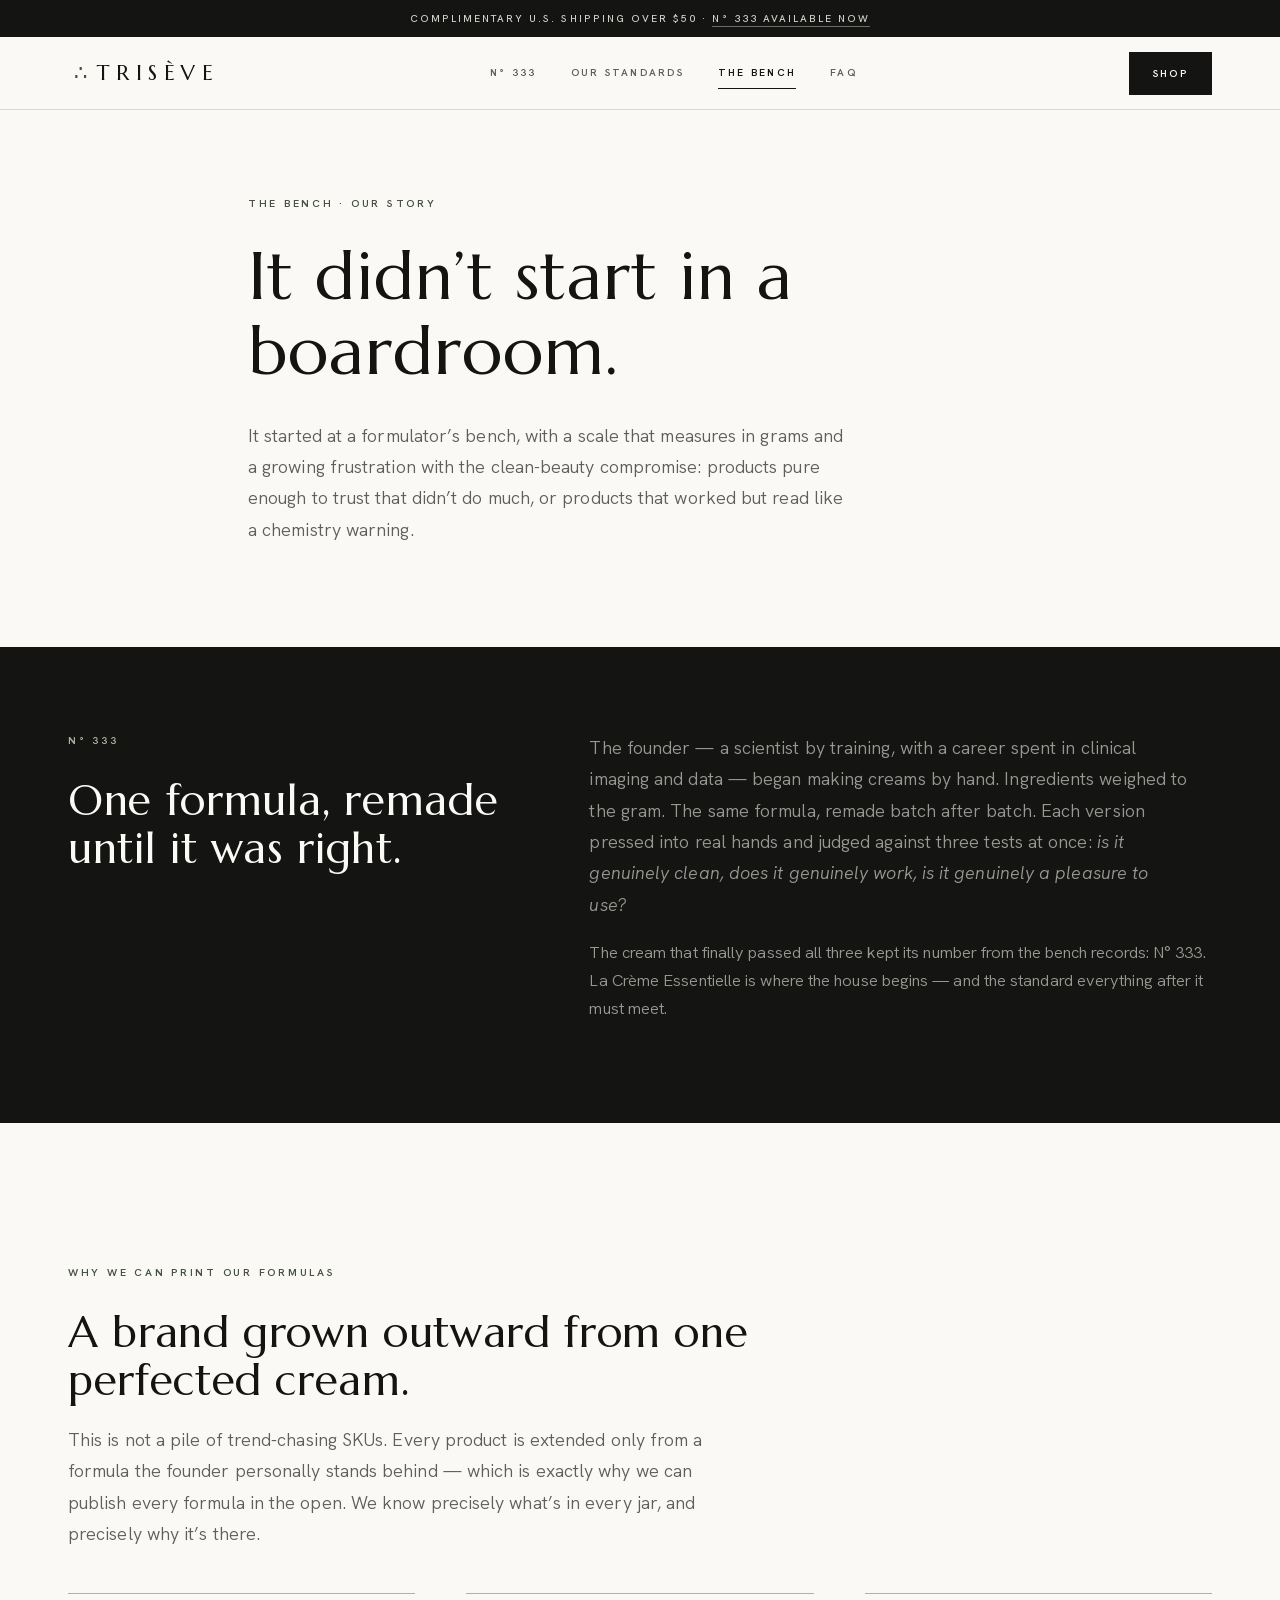
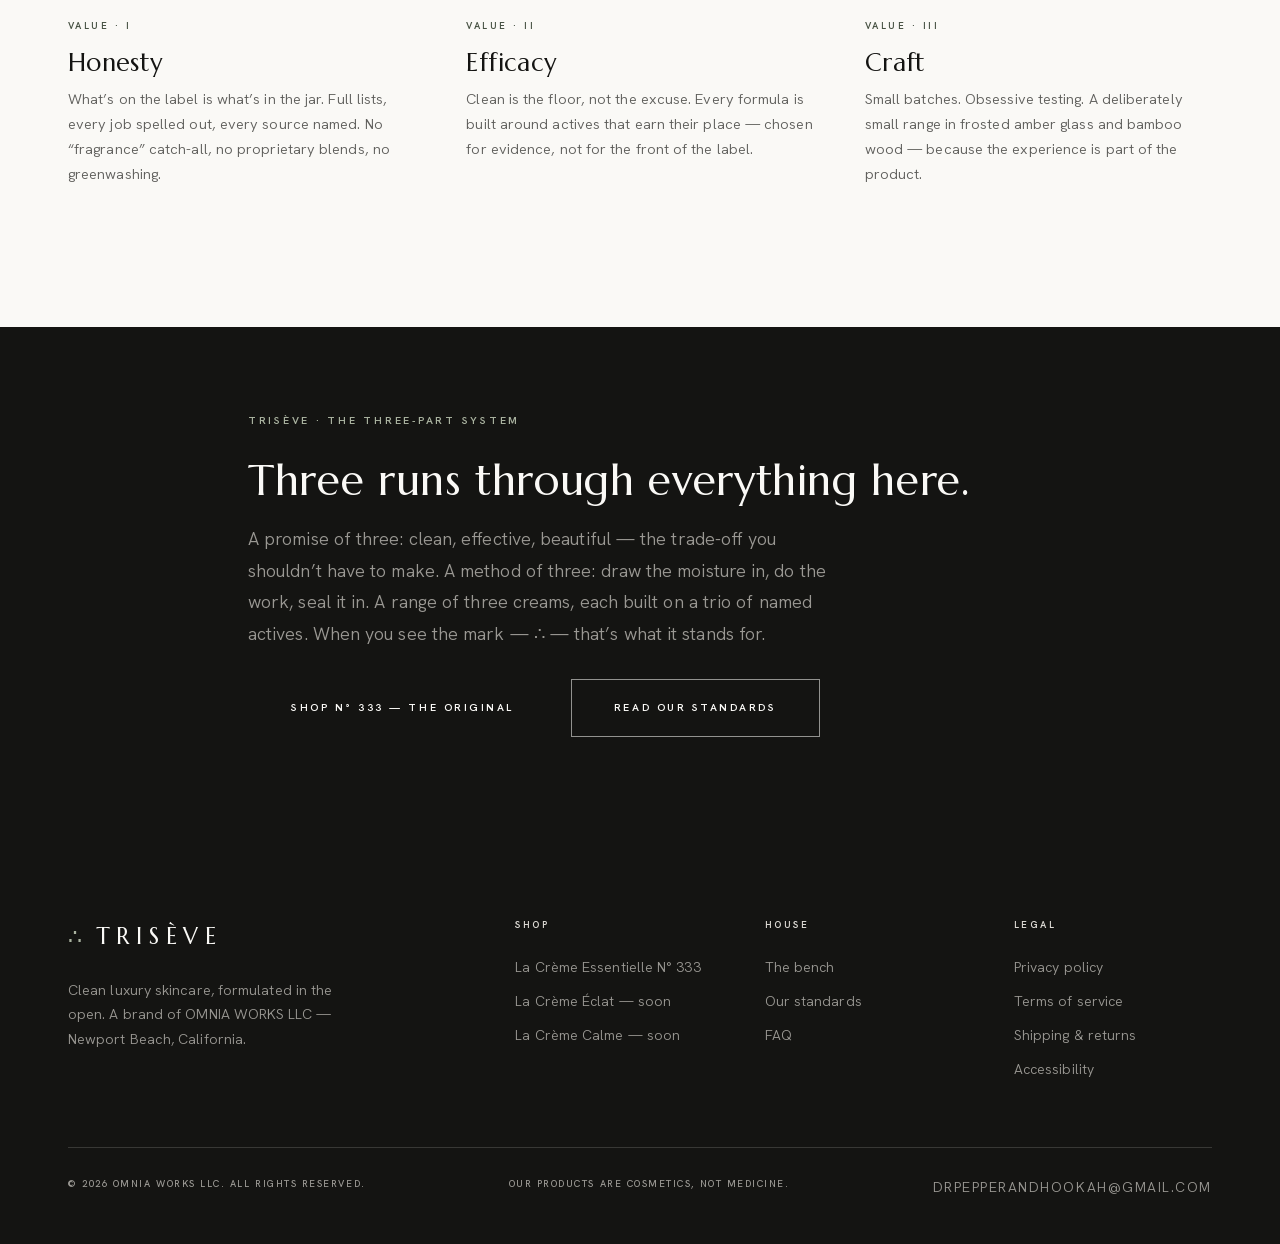
<file: the-bench/index.html>
<!DOCTYPE html>
<html lang="en">
<head>
<meta charset="UTF-8">
<meta name="viewport" content="width=device-width, initial-scale=1">
<title>The Bench — Our Story | Trisève</title>
<meta name="description" content="Trisève started at a formulator's bench: one cream remade batch after batch until it was genuinely clean, effective, and a pleasure to use.">
<link rel="canonical" href="https://triseve.com/the-bench">
<meta property="og:title" content="The Bench — Our Story | Trisève">
<meta property="og:description" content="Trisève started at a formulator's bench: one cream remade batch after batch until it was genuinely clean, effective, and a pleasure to use.">
<meta property="og:type" content="website">
<meta property="og:url" content="https://triseve.com/the-bench">
<meta property="og:image" content="https://triseve.com/media/og.jpg">
<meta name="twitter:card" content="summary_large_image">
<meta name="theme-color" content="#FAF9F6">
<link rel="icon" type="image/svg+xml" href="/favicon.svg">
<link rel="icon" type="image/png" sizes="32x32" href="/favicon-32.png">
<link rel="apple-touch-icon" href="/apple-touch-icon.png">
<link rel="preload" href="/fonts/marcellus.woff2" as="font" type="font/woff2" crossorigin>
<link rel="preload" href="/fonts/hanken.woff2" as="font" type="font/woff2" crossorigin>
<link rel="stylesheet" href="/styles.css">
</head>
<body>
<a class="skip" href="#main">Skip to content</a>
<div class="abar">Complimentary U.S. shipping over $50 · <a href="/products/creme-essentielle-333">N° 333 available now</a></div>
<header class="top">
  <div class="top__in">
    <a class="top__brand" href="/" aria-label="TRISÈVE home"><span class="dots">∴</span>TRISÈVE</a>
    <button class="navbtn" aria-expanded="false" aria-controls="nav">Menu</button>
    <nav class="top__nav" id="nav" aria-label="Main">
      <a href="/products/creme-essentielle-333">N° 333</a>
      <a href="/standards">Our standards</a>
      <a href="/the-bench" aria-current="page">The bench</a>
      <a href="/faq">FAQ</a>
    </nav>
    <a class="top__cta" href="/products/creme-essentielle-333">Shop</a>
  </div>
</header>
<main id="main">


<section class="section--tight">
  <div class="wrap" style="max-width:880px">
    <p class="eyebrow">The bench · our story</p>
    <h1 style="max-width:16ch">It didn’t start in a boardroom.</h1>
    <p class="lede" style="margin-top:22px">It started at a formulator’s bench, with a scale that measures in grams and a growing frustration with the clean-beauty compromise: products pure enough to trust that didn’t do much, or products that worked but read like a chemistry warning.</p>
  </div>
</section>

<section class="section--tight espresso">
  <div class="wrap split">
    <div class="rv">
      <p class="eyebrow">N° 333</p>
      <h2>One formula, remade until it was right.</h2>
    </div>
    <div class="rv">
      <p class="lede">The founder — a scientist by training, with a career spent in clinical imaging and data — began making creams by hand. Ingredients weighed to the gram. The same formula, remade batch after batch. Each version pressed into real hands and judged against three tests at once: <em>is it genuinely clean, does it genuinely work, is it genuinely a pleasure to use?</em></p>
      <p style="color:var(--bone-ink-soft)">The cream that finally passed all three kept its number from the bench records: N° 333. La Crème Essentielle is where the house begins — and the standard everything after it must meet.</p>
    </div>
  </div>
</section>

<section class="section">
  <div class="wrap">
    <p class="eyebrow">Why we can print our formulas</p>
    <h2 style="max-width:22ch">A brand grown outward from one perfected cream.</h2>
    <p class="lede" style="margin:18px 0 44px;max-width:66ch">This is not a pile of trend-chasing SKUs. Every product is extended only from a formula the founder personally stands behind — which is exactly why we can publish every formula in the open. We know precisely what’s in every jar, and precisely why it’s there.</p>
    <div class="method rv">
      <div class="method__step"><span class="k">Value · I</span><h3>Honesty</h3><p>What’s on the label is what’s in the jar. Full lists, every job spelled out, every source named. No “fragrance” catch-all, no proprietary blends, no greenwashing.</p></div>
      <div class="method__step"><span class="k">Value · II</span><h3>Efficacy</h3><p>Clean is the floor, not the excuse. Every formula is built around actives that earn their place — chosen for evidence, not for the front of the label.</p></div>
      <div class="method__step"><span class="k">Value · III</span><h3>Craft</h3><p>Small batches. Obsessive testing. A deliberately small range in frosted amber glass and bamboo wood — because the experience is part of the product.</p></div>
    </div>
  </div>
</section>

<section class="section--tight dark">
  <div class="wrap" style="max-width:880px">
    <p class="eyebrow">Trisève · the three-part system</p>
    <h2>Three runs through everything here.</h2>
    <p class="lede" style="margin-top:18px">A promise of three: clean, effective, beautiful — the trade-off you shouldn’t have to make. A method of three: draw the moisture in, do the work, seal it in. A range of three creams, each built on a trio of named actives. When you see the mark — ∴ — that’s what it stands for.</p>
    <div style="display:flex;gap:14px;flex-wrap:wrap;margin-top:30px">
      <a class="btn btn--brass" href="/products/creme-essentielle-333">Shop N° 333 — the original</a>
      <a class="btn btn--ghost" href="/standards">Read our standards</a>
    </div>
  </div>
</section>


</main>
<footer class="foot">
  <div class="wrap">
    <div class="foot__grid">
      <div>
        <p class="foot__brand"><span class="dots">∴</span> TRISÈVE</p>
        <p style="font-size:.9rem;max-width:34ch">Clean luxury skincare, formulated in the open. A brand of OMNIA WORKS LLC — Newport Beach, California.</p>
      </div>
      <div>
        <h5>Shop</h5>
        <a href="/products/creme-essentielle-333">La Crème Essentielle N° 333</a>
        <a href="/products/la-creme-eclat">La Crème Éclat — soon</a>
        <a href="/products/la-creme-calme">La Crème Calme — soon</a>
      </div>
      <div>
        <h5>House</h5>
        <a href="/the-bench">The bench</a>
        <a href="/standards">Our standards</a>
        <a href="/faq">FAQ</a>
      </div>
      <div>
        <h5>Legal</h5>
        <a href="/legal/privacy">Privacy policy</a>
        <a href="/legal/terms">Terms of service</a>
        <a href="/legal/shipping-returns">Shipping &amp; returns</a>
        <a href="/legal/accessibility">Accessibility</a>
      </div>
    </div>
    <div class="foot__legal">
      <span>© <span data-year>2026</span> OMNIA WORKS LLC. All rights reserved.</span>
      <span>Our products are cosmetics, not medicine.</span>
      <span><a data-email href="#" style="display:inline"></a></span>
    </div>
  </div>
</footer>
<script src="/site.js" defer></script>
</body>
</html>
</file>
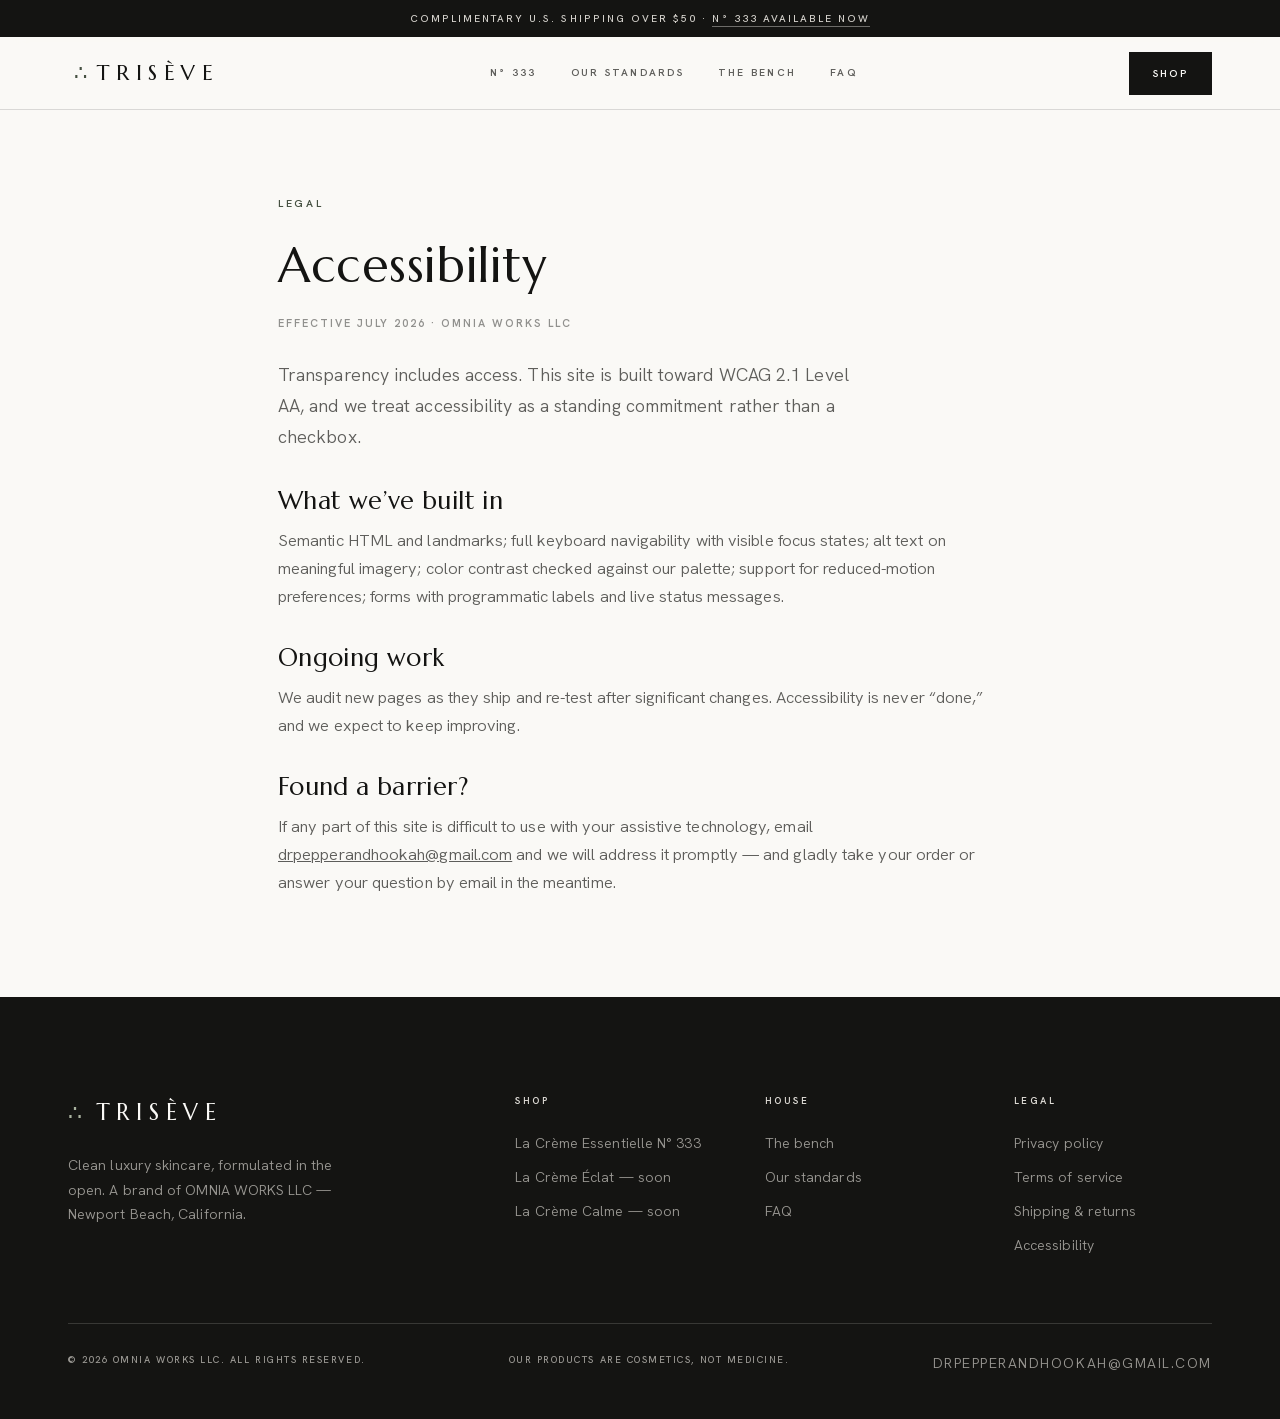
<file: legal/accessibility/index.html>
<!DOCTYPE html>
<html lang="en">
<head>
<meta charset="UTF-8">
<meta name="viewport" content="width=device-width, initial-scale=1">
<title>Accessibility Statement | Trisève</title>
<meta name="description" content="Our accessibility commitment.">
<link rel="canonical" href="https://triseve.com/legal/accessibility">
<meta property="og:title" content="Accessibility Statement | Trisève">
<meta property="og:description" content="Our accessibility commitment.">
<meta property="og:type" content="website">
<meta property="og:url" content="https://triseve.com/legal/accessibility">
<meta property="og:image" content="https://triseve.com/media/og.jpg">
<meta name="twitter:card" content="summary_large_image">
<meta name="theme-color" content="#FAF9F6">
<link rel="icon" type="image/svg+xml" href="/favicon.svg">
<link rel="icon" type="image/png" sizes="32x32" href="/favicon-32.png">
<link rel="apple-touch-icon" href="/apple-touch-icon.png">
<link rel="preload" href="/fonts/marcellus.woff2" as="font" type="font/woff2" crossorigin>
<link rel="preload" href="/fonts/hanken.woff2" as="font" type="font/woff2" crossorigin>
<link rel="stylesheet" href="/styles.css">
</head>
<body>
<a class="skip" href="#main">Skip to content</a>
<div class="abar">Complimentary U.S. shipping over $50 · <a href="/products/creme-essentielle-333">N° 333 available now</a></div>
<header class="top">
  <div class="top__in">
    <a class="top__brand" href="/" aria-label="TRISÈVE home"><span class="dots">∴</span>TRISÈVE</a>
    <button class="navbtn" aria-expanded="false" aria-controls="nav">Menu</button>
    <nav class="top__nav" id="nav" aria-label="Main">
      <a href="/products/creme-essentielle-333">N° 333</a>
      <a href="/standards">Our standards</a>
      <a href="/the-bench">The bench</a>
      <a href="/faq">FAQ</a>
    </nav>
    <a class="top__cta" href="/products/creme-essentielle-333">Shop</a>
  </div>
</header>
<main id="main">

<section class="section--tight">
  <div class="wrap" style="max-width:820px">
    <p class="eyebrow">Legal</p>
    <h1 style="font-size:clamp(2rem,4vw,3rem)">Accessibility</h1>
    <p class="mono" style="color:var(--ink-faint);margin:6px 0 26px">EFFECTIVE JULY 2026 &middot; OMNIA WORKS LLC</p>
    <p class="lede" style="margin-bottom:34px">Transparency includes access. This site is built toward WCAG 2.1 Level AA, and we treat accessibility as a standing commitment rather than a checkbox.</p>
    <h3 style="margin-top:34px">What we&rsquo;ve built in</h3><p style="color:var(--ink-soft)">Semantic HTML and landmarks; full keyboard navigability with visible focus states; alt text on meaningful imagery; color contrast checked against our palette; support for reduced-motion preferences; forms with programmatic labels and live status messages.</p><h3 style="margin-top:34px">Ongoing work</h3><p style="color:var(--ink-soft)">We audit new pages as they ship and re-test after significant changes. Accessibility is never &ldquo;done,&rdquo; and we expect to keep improving.</p><h3 style="margin-top:34px">Found a barrier?</h3><p style="color:var(--ink-soft)">If any part of this site is difficult to use with your assistive technology, email <a data-email href="#" style="display:inline;text-decoration:underline"></a> and we will address it promptly &mdash; and gladly take your order or answer your question by email in the meantime.</p>
  </div>
</section>
</main>
<footer class="foot">
  <div class="wrap">
    <div class="foot__grid">
      <div>
        <p class="foot__brand"><span class="dots">∴</span> TRISÈVE</p>
        <p style="font-size:.9rem;max-width:34ch">Clean luxury skincare, formulated in the open. A brand of OMNIA WORKS LLC — Newport Beach, California.</p>
      </div>
      <div>
        <h5>Shop</h5>
        <a href="/products/creme-essentielle-333">La Crème Essentielle N° 333</a>
        <a href="/products/la-creme-eclat">La Crème Éclat — soon</a>
        <a href="/products/la-creme-calme">La Crème Calme — soon</a>
      </div>
      <div>
        <h5>House</h5>
        <a href="/the-bench">The bench</a>
        <a href="/standards">Our standards</a>
        <a href="/faq">FAQ</a>
      </div>
      <div>
        <h5>Legal</h5>
        <a href="/legal/privacy">Privacy policy</a>
        <a href="/legal/terms">Terms of service</a>
        <a href="/legal/shipping-returns">Shipping &amp; returns</a>
        <a href="/legal/accessibility">Accessibility</a>
      </div>
    </div>
    <div class="foot__legal">
      <span>© <span data-year>2026</span> OMNIA WORKS LLC. All rights reserved.</span>
      <span>Our products are cosmetics, not medicine.</span>
      <span><a data-email href="#" style="display:inline"></a></span>
    </div>
  </div>
</footer>
<script src="/site.js" defer></script>
</body>
</html>
</file>
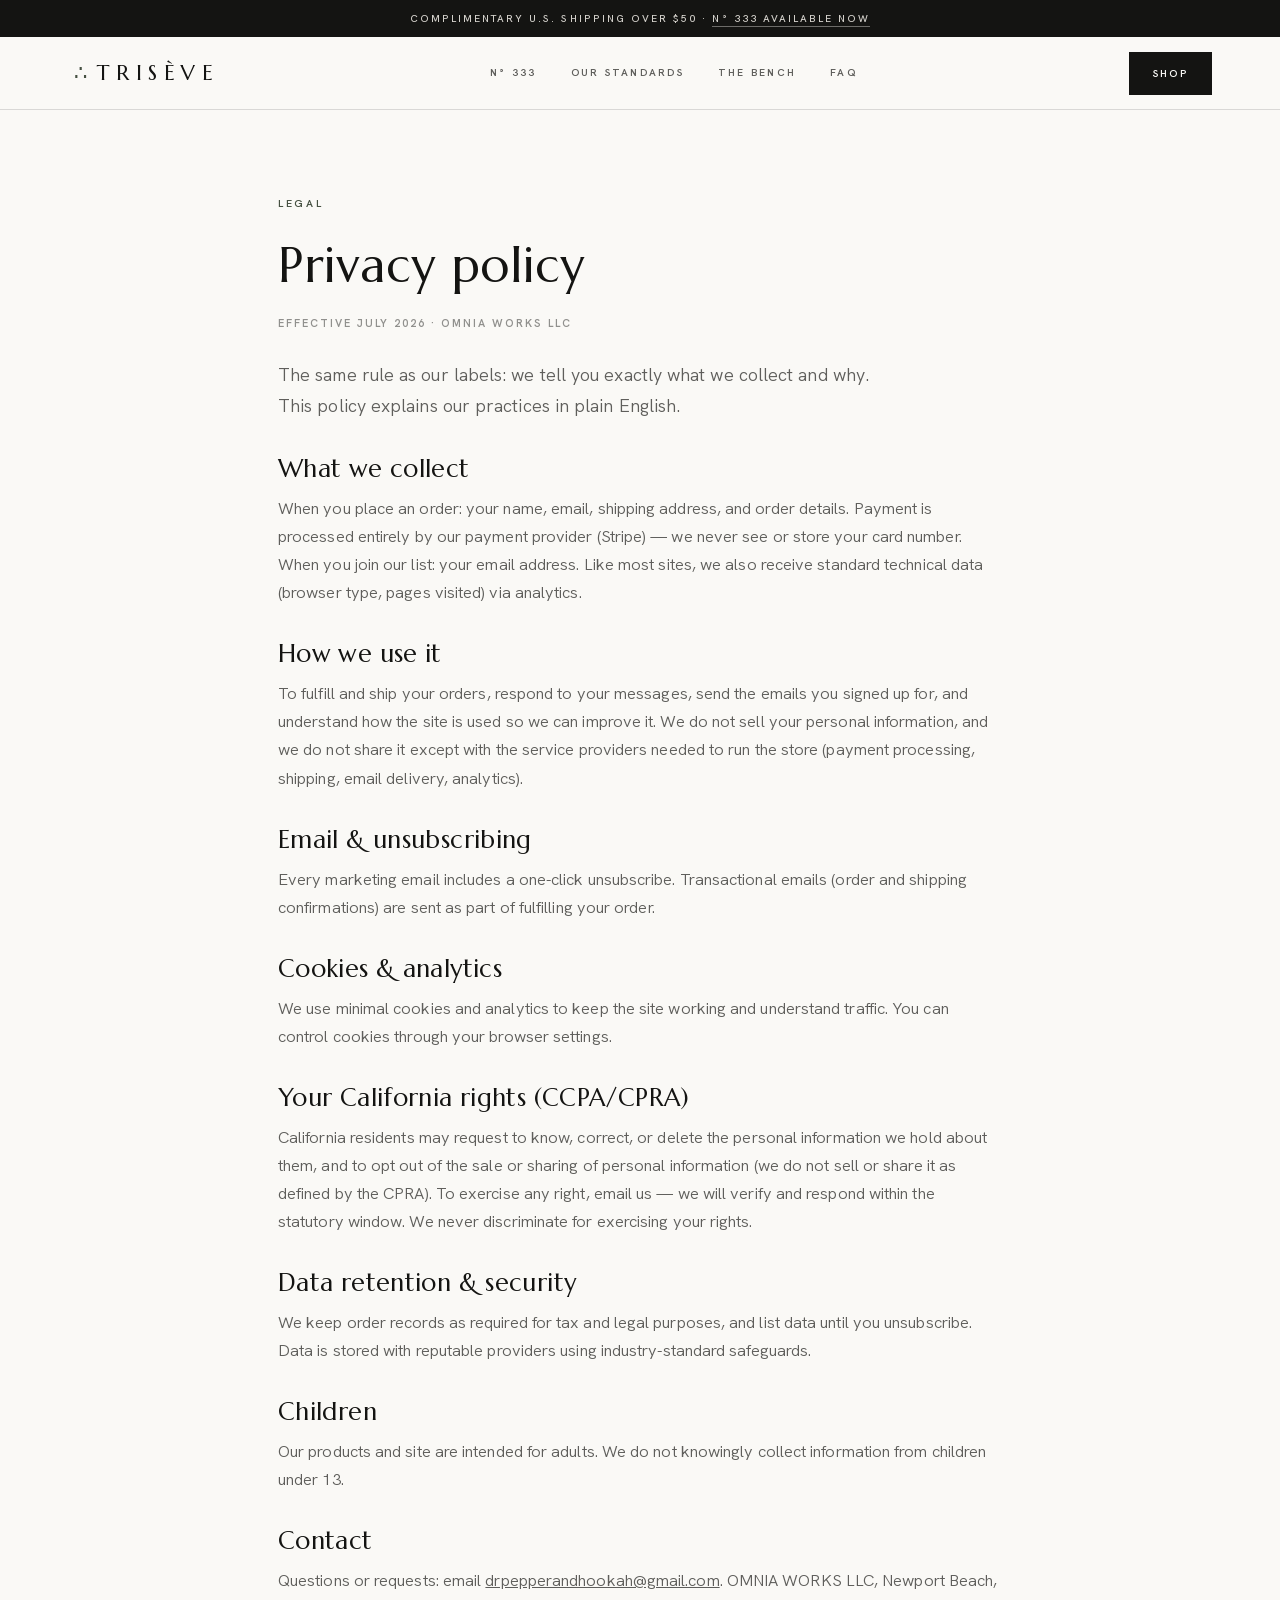
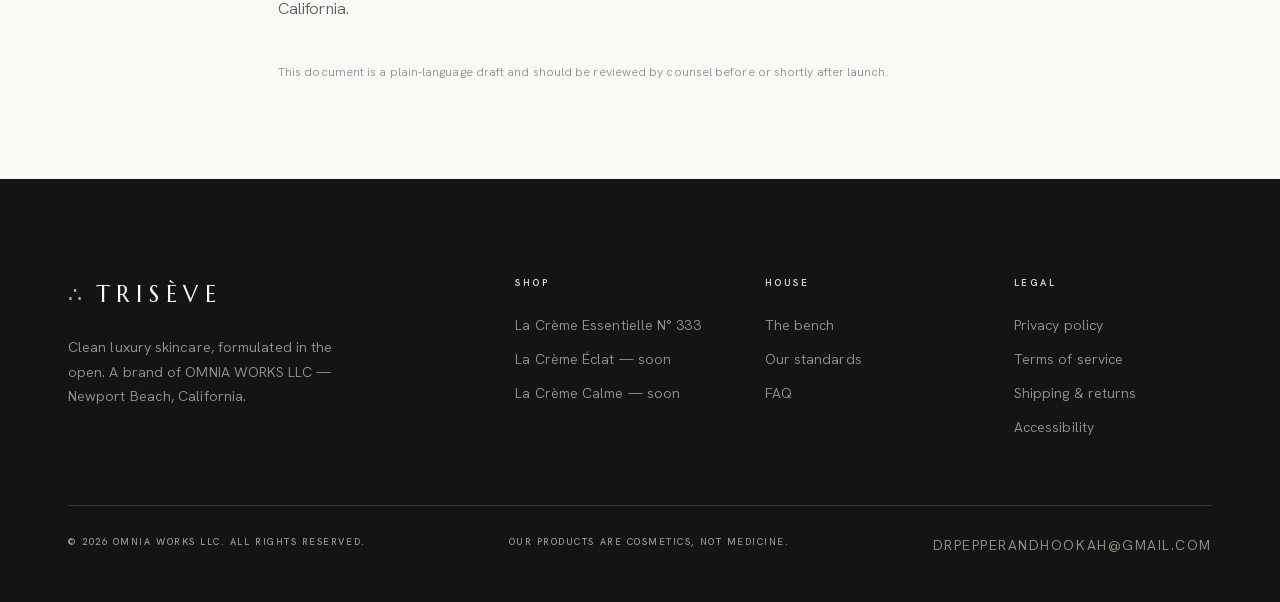
<file: legal/privacy/index.html>
<!DOCTYPE html>
<html lang="en">
<head>
<meta charset="UTF-8">
<meta name="viewport" content="width=device-width, initial-scale=1">
<title>Privacy Policy | Trisève</title>
<meta name="description" content="Privacy policy for triseve — OMNIA WORKS LLC.">
<link rel="canonical" href="https://triseve.com/legal/privacy">
<meta property="og:title" content="Privacy Policy | Trisève">
<meta property="og:description" content="Privacy policy for triseve — OMNIA WORKS LLC.">
<meta property="og:type" content="website">
<meta property="og:url" content="https://triseve.com/legal/privacy">
<meta property="og:image" content="https://triseve.com/media/og.jpg">
<meta name="twitter:card" content="summary_large_image">
<meta name="theme-color" content="#FAF9F6">
<link rel="icon" type="image/svg+xml" href="/favicon.svg">
<link rel="icon" type="image/png" sizes="32x32" href="/favicon-32.png">
<link rel="apple-touch-icon" href="/apple-touch-icon.png">
<link rel="preload" href="/fonts/marcellus.woff2" as="font" type="font/woff2" crossorigin>
<link rel="preload" href="/fonts/hanken.woff2" as="font" type="font/woff2" crossorigin>
<link rel="stylesheet" href="/styles.css">
</head>
<body>
<a class="skip" href="#main">Skip to content</a>
<div class="abar">Complimentary U.S. shipping over $50 · <a href="/products/creme-essentielle-333">N° 333 available now</a></div>
<header class="top">
  <div class="top__in">
    <a class="top__brand" href="/" aria-label="TRISÈVE home"><span class="dots">∴</span>TRISÈVE</a>
    <button class="navbtn" aria-expanded="false" aria-controls="nav">Menu</button>
    <nav class="top__nav" id="nav" aria-label="Main">
      <a href="/products/creme-essentielle-333">N° 333</a>
      <a href="/standards">Our standards</a>
      <a href="/the-bench">The bench</a>
      <a href="/faq">FAQ</a>
    </nav>
    <a class="top__cta" href="/products/creme-essentielle-333">Shop</a>
  </div>
</header>
<main id="main">

<section class="section--tight">
  <div class="wrap" style="max-width:820px">
    <p class="eyebrow">Legal</p>
    <h1 style="font-size:clamp(2rem,4vw,3rem)">Privacy policy</h1>
    <p class="mono" style="color:var(--ink-faint);margin:6px 0 26px">EFFECTIVE JULY 2026 &middot; OMNIA WORKS LLC</p>
    <p class="lede" style="margin-bottom:34px">The same rule as our labels: we tell you exactly what we collect and why. This policy explains our practices in plain English.</p>
    <h3 style="margin-top:34px">What we collect</h3><p style="color:var(--ink-soft)">When you place an order: your name, email, shipping address, and order details. Payment is processed entirely by our payment provider (Stripe) &mdash; we never see or store your card number. When you join our list: your email address. Like most sites, we also receive standard technical data (browser type, pages visited) via analytics.</p><h3 style="margin-top:34px">How we use it</h3><p style="color:var(--ink-soft)">To fulfill and ship your orders, respond to your messages, send the emails you signed up for, and understand how the site is used so we can improve it. We do not sell your personal information, and we do not share it except with the service providers needed to run the store (payment processing, shipping, email delivery, analytics).</p><h3 style="margin-top:34px">Email &amp; unsubscribing</h3><p style="color:var(--ink-soft)">Every marketing email includes a one-click unsubscribe. Transactional emails (order and shipping confirmations) are sent as part of fulfilling your order.</p><h3 style="margin-top:34px">Cookies &amp; analytics</h3><p style="color:var(--ink-soft)">We use minimal cookies and analytics to keep the site working and understand traffic. You can control cookies through your browser settings.</p><h3 style="margin-top:34px">Your California rights (CCPA/CPRA)</h3><p style="color:var(--ink-soft)">California residents may request to know, correct, or delete the personal information we hold about them, and to opt out of the sale or sharing of personal information (we do not sell or share it as defined by the CPRA). To exercise any right, email us &mdash; we will verify and respond within the statutory window. We never discriminate for exercising your rights.</p><h3 style="margin-top:34px">Data retention &amp; security</h3><p style="color:var(--ink-soft)">We keep order records as required for tax and legal purposes, and list data until you unsubscribe. Data is stored with reputable providers using industry-standard safeguards.</p><h3 style="margin-top:34px">Children</h3><p style="color:var(--ink-soft)">Our products and site are intended for adults. We do not knowingly collect information from children under 13.</p><h3 style="margin-top:34px">Contact</h3><p style="color:var(--ink-soft)">Questions or requests: email <a data-email href="#" style="display:inline;text-decoration:underline"></a>. OMNIA WORKS LLC, Newport Beach, California.</p><p class="finetext" style="margin-top:40px">This document is a plain-language draft and should be reviewed by counsel before or shortly after launch.</p>
  </div>
</section>
</main>
<footer class="foot">
  <div class="wrap">
    <div class="foot__grid">
      <div>
        <p class="foot__brand"><span class="dots">∴</span> TRISÈVE</p>
        <p style="font-size:.9rem;max-width:34ch">Clean luxury skincare, formulated in the open. A brand of OMNIA WORKS LLC — Newport Beach, California.</p>
      </div>
      <div>
        <h5>Shop</h5>
        <a href="/products/creme-essentielle-333">La Crème Essentielle N° 333</a>
        <a href="/products/la-creme-eclat">La Crème Éclat — soon</a>
        <a href="/products/la-creme-calme">La Crème Calme — soon</a>
      </div>
      <div>
        <h5>House</h5>
        <a href="/the-bench">The bench</a>
        <a href="/standards">Our standards</a>
        <a href="/faq">FAQ</a>
      </div>
      <div>
        <h5>Legal</h5>
        <a href="/legal/privacy">Privacy policy</a>
        <a href="/legal/terms">Terms of service</a>
        <a href="/legal/shipping-returns">Shipping &amp; returns</a>
        <a href="/legal/accessibility">Accessibility</a>
      </div>
    </div>
    <div class="foot__legal">
      <span>© <span data-year>2026</span> OMNIA WORKS LLC. All rights reserved.</span>
      <span>Our products are cosmetics, not medicine.</span>
      <span><a data-email href="#" style="display:inline"></a></span>
    </div>
  </div>
</footer>
<script src="/site.js" defer></script>
</body>
</html>
</file>
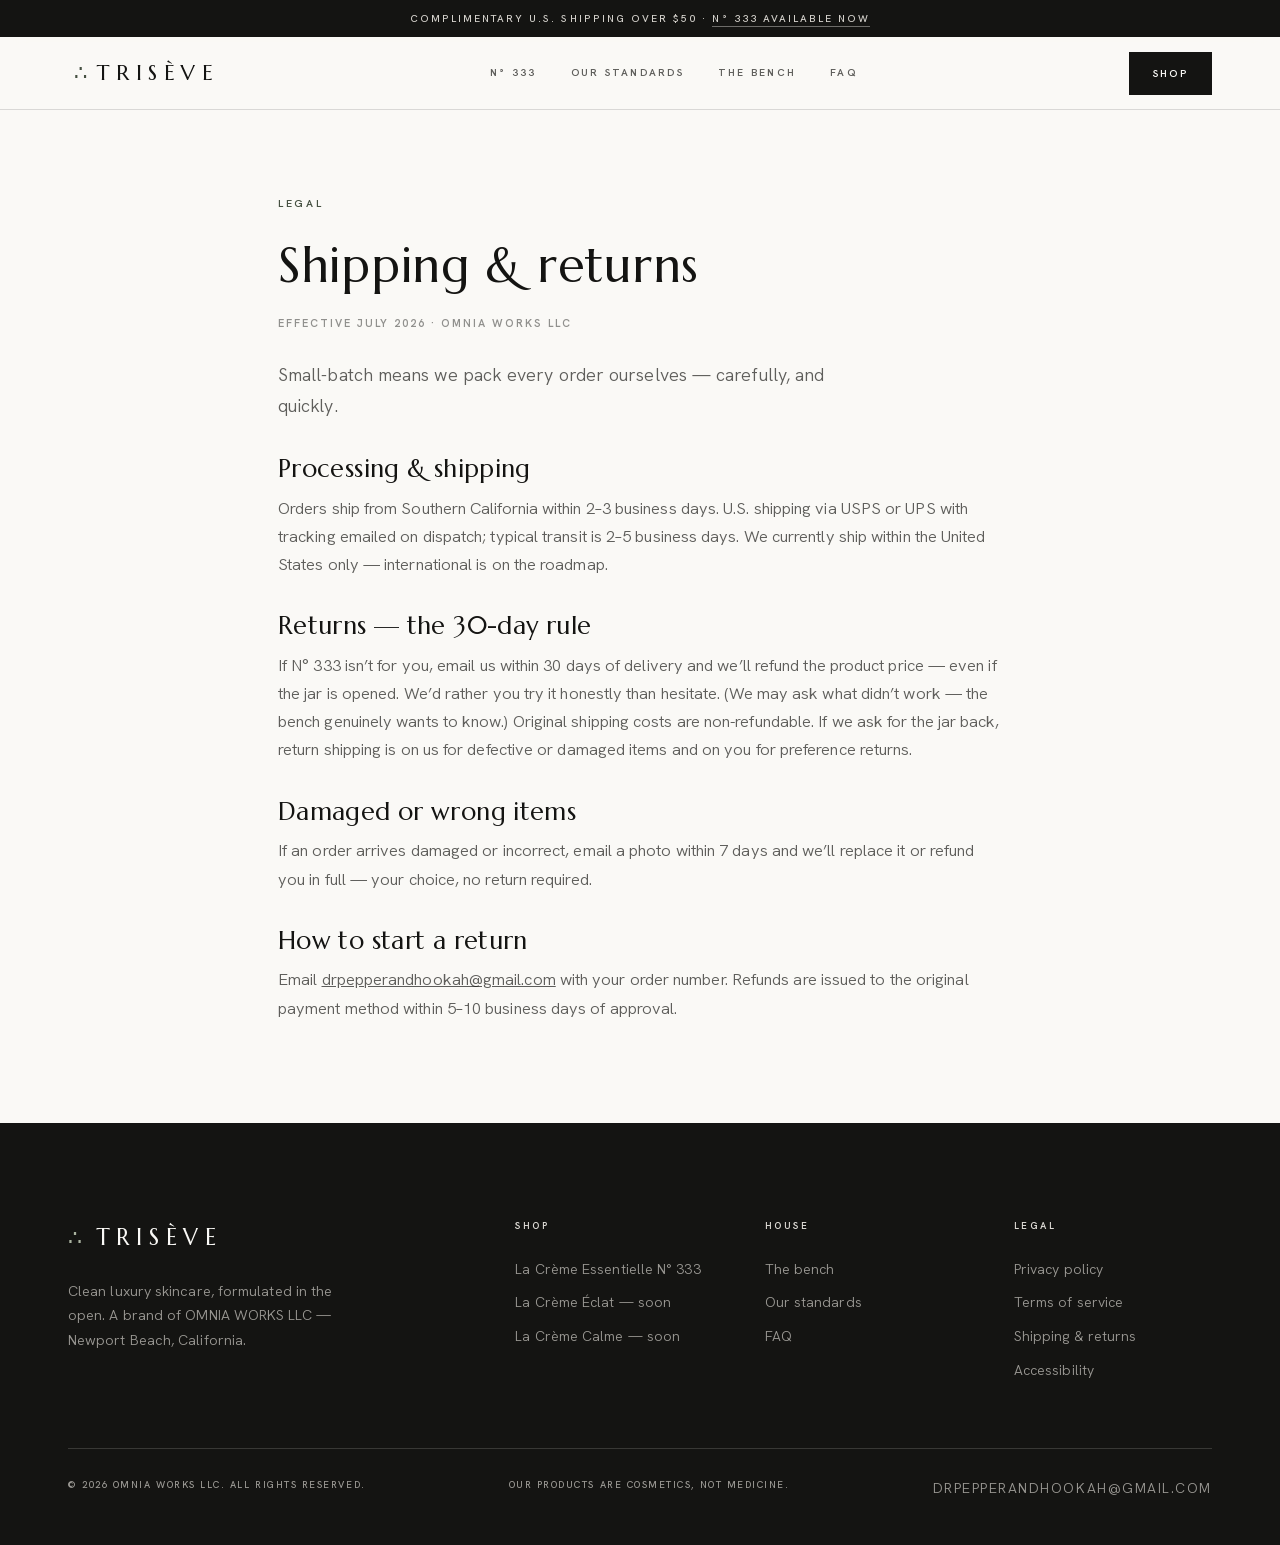
<file: legal/shipping-returns/index.html>
<!DOCTYPE html>
<html lang="en">
<head>
<meta charset="UTF-8">
<meta name="viewport" content="width=device-width, initial-scale=1">
<title>Shipping & Returns | Trisève</title>
<meta name="description" content="Shipping, delivery and the 30-day return rule.">
<link rel="canonical" href="https://triseve.com/legal/shipping-returns">
<meta property="og:title" content="Shipping & Returns | Trisève">
<meta property="og:description" content="Shipping, delivery and the 30-day return rule.">
<meta property="og:type" content="website">
<meta property="og:url" content="https://triseve.com/legal/shipping-returns">
<meta property="og:image" content="https://triseve.com/media/og.jpg">
<meta name="twitter:card" content="summary_large_image">
<meta name="theme-color" content="#FAF9F6">
<link rel="icon" type="image/svg+xml" href="/favicon.svg">
<link rel="icon" type="image/png" sizes="32x32" href="/favicon-32.png">
<link rel="apple-touch-icon" href="/apple-touch-icon.png">
<link rel="preload" href="/fonts/marcellus.woff2" as="font" type="font/woff2" crossorigin>
<link rel="preload" href="/fonts/hanken.woff2" as="font" type="font/woff2" crossorigin>
<link rel="stylesheet" href="/styles.css">
</head>
<body>
<a class="skip" href="#main">Skip to content</a>
<div class="abar">Complimentary U.S. shipping over $50 · <a href="/products/creme-essentielle-333">N° 333 available now</a></div>
<header class="top">
  <div class="top__in">
    <a class="top__brand" href="/" aria-label="TRISÈVE home"><span class="dots">∴</span>TRISÈVE</a>
    <button class="navbtn" aria-expanded="false" aria-controls="nav">Menu</button>
    <nav class="top__nav" id="nav" aria-label="Main">
      <a href="/products/creme-essentielle-333">N° 333</a>
      <a href="/standards">Our standards</a>
      <a href="/the-bench">The bench</a>
      <a href="/faq">FAQ</a>
    </nav>
    <a class="top__cta" href="/products/creme-essentielle-333">Shop</a>
  </div>
</header>
<main id="main">

<section class="section--tight">
  <div class="wrap" style="max-width:820px">
    <p class="eyebrow">Legal</p>
    <h1 style="font-size:clamp(2rem,4vw,3rem)">Shipping &amp; returns</h1>
    <p class="mono" style="color:var(--ink-faint);margin:6px 0 26px">EFFECTIVE JULY 2026 &middot; OMNIA WORKS LLC</p>
    <p class="lede" style="margin-bottom:34px">Small-batch means we pack every order ourselves &mdash; carefully, and quickly.</p>
    <h3 style="margin-top:34px">Processing &amp; shipping</h3><p style="color:var(--ink-soft)">Orders ship from Southern California within 2&ndash;3 business days. U.S. shipping via USPS or UPS with tracking emailed on dispatch; typical transit is 2&ndash;5 business days. We currently ship within the United States only &mdash; international is on the roadmap.</p><h3 style="margin-top:34px">Returns &mdash; the 30-day rule</h3><p style="color:var(--ink-soft)">If N&deg; 333 isn&rsquo;t for you, email us within 30 days of delivery and we&rsquo;ll refund the product price &mdash; even if the jar is opened. We&rsquo;d rather you try it honestly than hesitate. (We may ask what didn&rsquo;t work &mdash; the bench genuinely wants to know.) Original shipping costs are non-refundable. If we ask for the jar back, return shipping is on us for defective or damaged items and on you for preference returns.</p><h3 style="margin-top:34px">Damaged or wrong items</h3><p style="color:var(--ink-soft)">If an order arrives damaged or incorrect, email a photo within 7 days and we&rsquo;ll replace it or refund you in full &mdash; your choice, no return required.</p><h3 style="margin-top:34px">How to start a return</h3><p style="color:var(--ink-soft)">Email <a data-email href="#" style="display:inline;text-decoration:underline"></a> with your order number. Refunds are issued to the original payment method within 5&ndash;10 business days of approval.</p>
  </div>
</section>
</main>
<footer class="foot">
  <div class="wrap">
    <div class="foot__grid">
      <div>
        <p class="foot__brand"><span class="dots">∴</span> TRISÈVE</p>
        <p style="font-size:.9rem;max-width:34ch">Clean luxury skincare, formulated in the open. A brand of OMNIA WORKS LLC — Newport Beach, California.</p>
      </div>
      <div>
        <h5>Shop</h5>
        <a href="/products/creme-essentielle-333">La Crème Essentielle N° 333</a>
        <a href="/products/la-creme-eclat">La Crème Éclat — soon</a>
        <a href="/products/la-creme-calme">La Crème Calme — soon</a>
      </div>
      <div>
        <h5>House</h5>
        <a href="/the-bench">The bench</a>
        <a href="/standards">Our standards</a>
        <a href="/faq">FAQ</a>
      </div>
      <div>
        <h5>Legal</h5>
        <a href="/legal/privacy">Privacy policy</a>
        <a href="/legal/terms">Terms of service</a>
        <a href="/legal/shipping-returns">Shipping &amp; returns</a>
        <a href="/legal/accessibility">Accessibility</a>
      </div>
    </div>
    <div class="foot__legal">
      <span>© <span data-year>2026</span> OMNIA WORKS LLC. All rights reserved.</span>
      <span>Our products are cosmetics, not medicine.</span>
      <span><a data-email href="#" style="display:inline"></a></span>
    </div>
  </div>
</footer>
<script src="/site.js" defer></script>
</body>
</html>
</file>
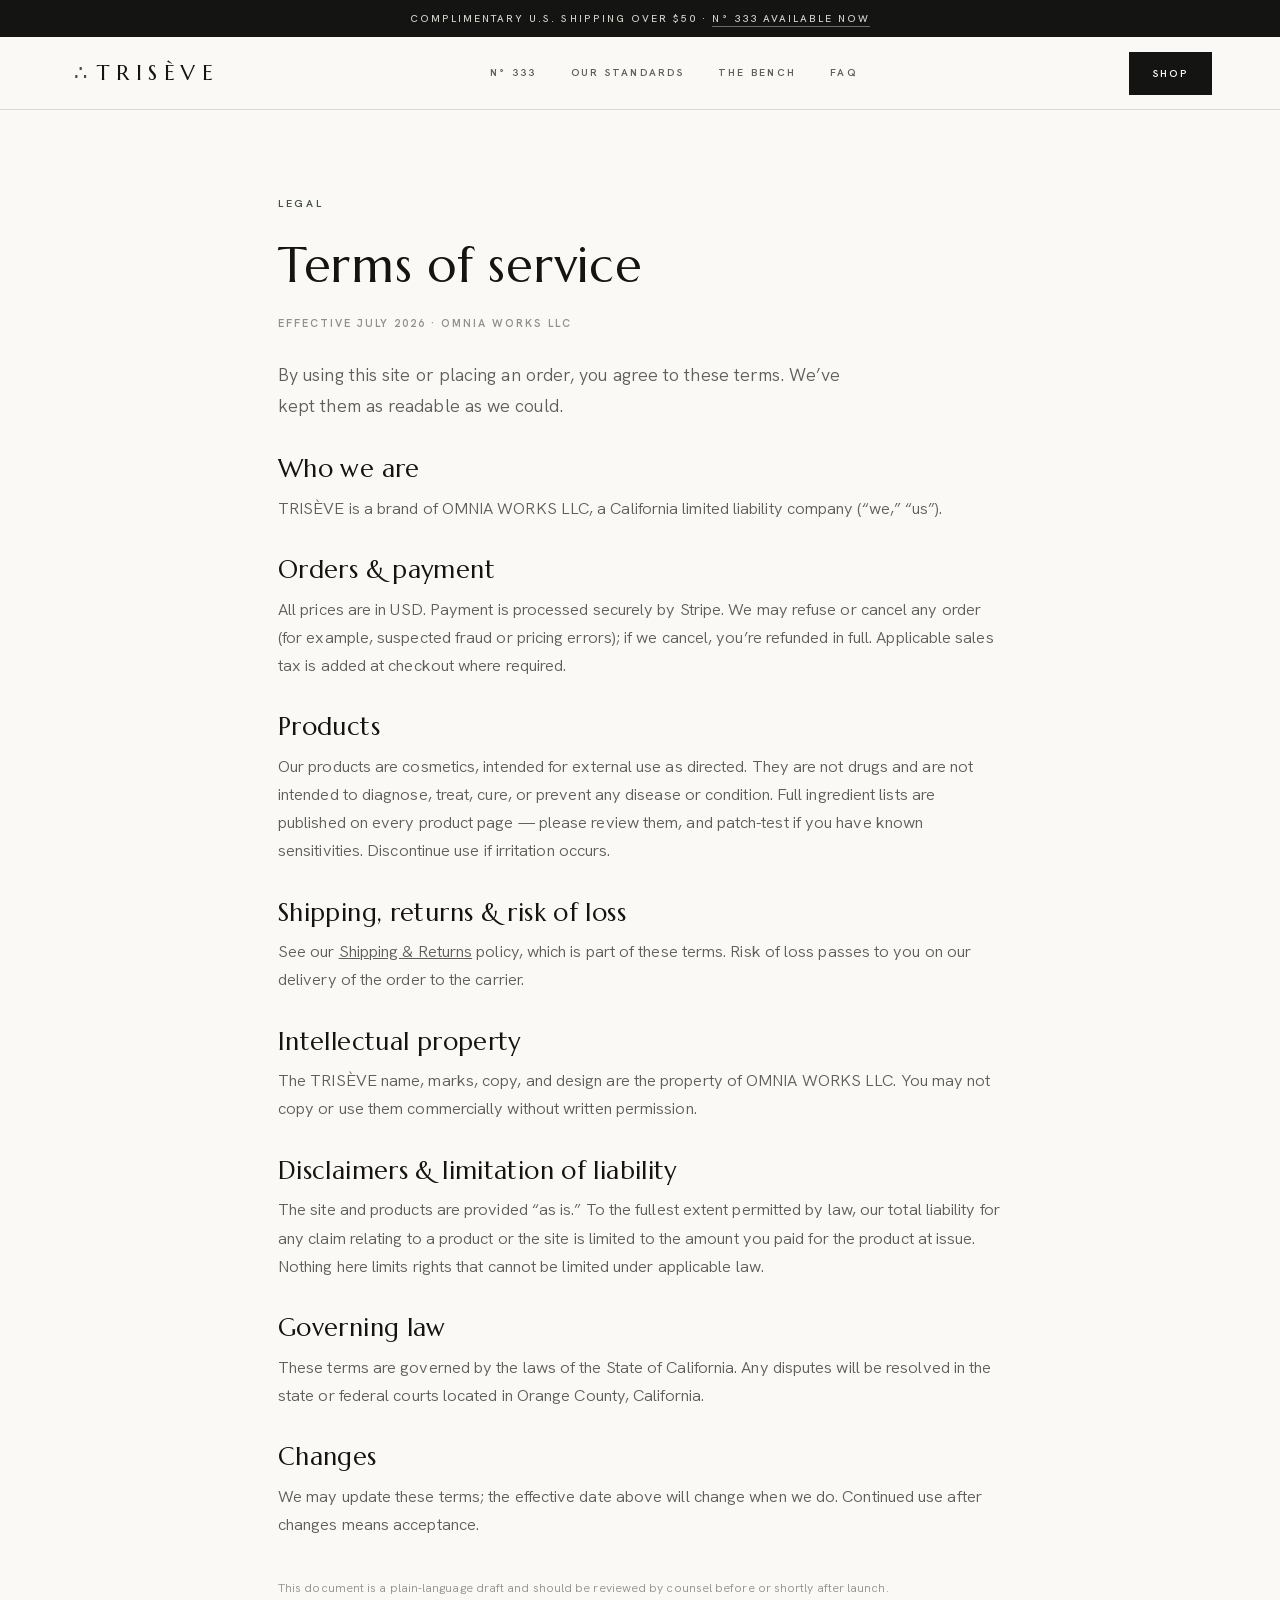
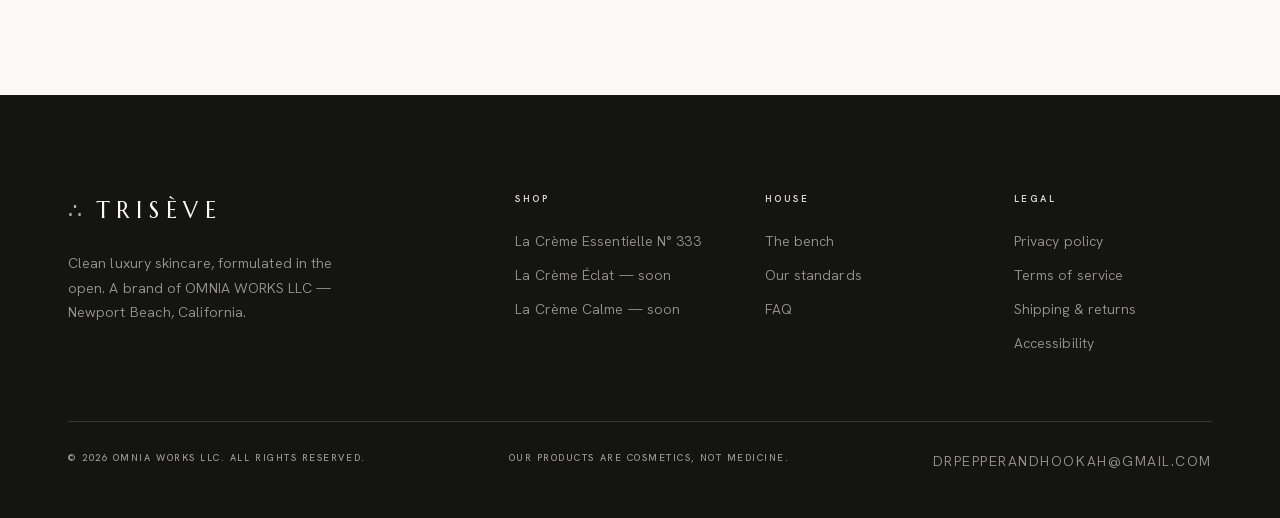
<file: legal/terms/index.html>
<!DOCTYPE html>
<html lang="en">
<head>
<meta charset="UTF-8">
<meta name="viewport" content="width=device-width, initial-scale=1">
<title>Terms of Service | Trisève</title>
<meta name="description" content="Terms of service for triseve — OMNIA WORKS LLC.">
<link rel="canonical" href="https://triseve.com/legal/terms">
<meta property="og:title" content="Terms of Service | Trisève">
<meta property="og:description" content="Terms of service for triseve — OMNIA WORKS LLC.">
<meta property="og:type" content="website">
<meta property="og:url" content="https://triseve.com/legal/terms">
<meta property="og:image" content="https://triseve.com/media/og.jpg">
<meta name="twitter:card" content="summary_large_image">
<meta name="theme-color" content="#FAF9F6">
<link rel="icon" type="image/svg+xml" href="/favicon.svg">
<link rel="icon" type="image/png" sizes="32x32" href="/favicon-32.png">
<link rel="apple-touch-icon" href="/apple-touch-icon.png">
<link rel="preload" href="/fonts/marcellus.woff2" as="font" type="font/woff2" crossorigin>
<link rel="preload" href="/fonts/hanken.woff2" as="font" type="font/woff2" crossorigin>
<link rel="stylesheet" href="/styles.css">
</head>
<body>
<a class="skip" href="#main">Skip to content</a>
<div class="abar">Complimentary U.S. shipping over $50 · <a href="/products/creme-essentielle-333">N° 333 available now</a></div>
<header class="top">
  <div class="top__in">
    <a class="top__brand" href="/" aria-label="TRISÈVE home"><span class="dots">∴</span>TRISÈVE</a>
    <button class="navbtn" aria-expanded="false" aria-controls="nav">Menu</button>
    <nav class="top__nav" id="nav" aria-label="Main">
      <a href="/products/creme-essentielle-333">N° 333</a>
      <a href="/standards">Our standards</a>
      <a href="/the-bench">The bench</a>
      <a href="/faq">FAQ</a>
    </nav>
    <a class="top__cta" href="/products/creme-essentielle-333">Shop</a>
  </div>
</header>
<main id="main">

<section class="section--tight">
  <div class="wrap" style="max-width:820px">
    <p class="eyebrow">Legal</p>
    <h1 style="font-size:clamp(2rem,4vw,3rem)">Terms of service</h1>
    <p class="mono" style="color:var(--ink-faint);margin:6px 0 26px">EFFECTIVE JULY 2026 &middot; OMNIA WORKS LLC</p>
    <p class="lede" style="margin-bottom:34px">By using this site or placing an order, you agree to these terms. We&rsquo;ve kept them as readable as we could.</p>
    <h3 style="margin-top:34px">Who we are</h3><p style="color:var(--ink-soft)">TRISÈVE is a brand of OMNIA WORKS LLC, a California limited liability company (&ldquo;we,&rdquo; &ldquo;us&rdquo;).</p><h3 style="margin-top:34px">Orders &amp; payment</h3><p style="color:var(--ink-soft)">All prices are in USD. Payment is processed securely by Stripe. We may refuse or cancel any order (for example, suspected fraud or pricing errors); if we cancel, you&rsquo;re refunded in full. Applicable sales tax is added at checkout where required.</p><h3 style="margin-top:34px">Products</h3><p style="color:var(--ink-soft)">Our products are cosmetics, intended for external use as directed. They are not drugs and are not intended to diagnose, treat, cure, or prevent any disease or condition. Full ingredient lists are published on every product page &mdash; please review them, and patch-test if you have known sensitivities. Discontinue use if irritation occurs.</p><h3 style="margin-top:34px">Shipping, returns &amp; risk of loss</h3><p style="color:var(--ink-soft)">See our <a href="/legal/shipping-returns" style="display:inline;text-decoration:underline">Shipping &amp; Returns</a> policy, which is part of these terms. Risk of loss passes to you on our delivery of the order to the carrier.</p><h3 style="margin-top:34px">Intellectual property</h3><p style="color:var(--ink-soft)">The TRISÈVE name, marks, copy, and design are the property of OMNIA WORKS LLC. You may not copy or use them commercially without written permission.</p><h3 style="margin-top:34px">Disclaimers &amp; limitation of liability</h3><p style="color:var(--ink-soft)">The site and products are provided &ldquo;as is.&rdquo; To the fullest extent permitted by law, our total liability for any claim relating to a product or the site is limited to the amount you paid for the product at issue. Nothing here limits rights that cannot be limited under applicable law.</p><h3 style="margin-top:34px">Governing law</h3><p style="color:var(--ink-soft)">These terms are governed by the laws of the State of California. Any disputes will be resolved in the state or federal courts located in Orange County, California.</p><h3 style="margin-top:34px">Changes</h3><p style="color:var(--ink-soft)">We may update these terms; the effective date above will change when we do. Continued use after changes means acceptance.</p><p class="finetext" style="margin-top:40px">This document is a plain-language draft and should be reviewed by counsel before or shortly after launch.</p>
  </div>
</section>
</main>
<footer class="foot">
  <div class="wrap">
    <div class="foot__grid">
      <div>
        <p class="foot__brand"><span class="dots">∴</span> TRISÈVE</p>
        <p style="font-size:.9rem;max-width:34ch">Clean luxury skincare, formulated in the open. A brand of OMNIA WORKS LLC — Newport Beach, California.</p>
      </div>
      <div>
        <h5>Shop</h5>
        <a href="/products/creme-essentielle-333">La Crème Essentielle N° 333</a>
        <a href="/products/la-creme-eclat">La Crème Éclat — soon</a>
        <a href="/products/la-creme-calme">La Crème Calme — soon</a>
      </div>
      <div>
        <h5>House</h5>
        <a href="/the-bench">The bench</a>
        <a href="/standards">Our standards</a>
        <a href="/faq">FAQ</a>
      </div>
      <div>
        <h5>Legal</h5>
        <a href="/legal/privacy">Privacy policy</a>
        <a href="/legal/terms">Terms of service</a>
        <a href="/legal/shipping-returns">Shipping &amp; returns</a>
        <a href="/legal/accessibility">Accessibility</a>
      </div>
    </div>
    <div class="foot__legal">
      <span>© <span data-year>2026</span> OMNIA WORKS LLC. All rights reserved.</span>
      <span>Our products are cosmetics, not medicine.</span>
      <span><a data-email href="#" style="display:inline"></a></span>
    </div>
  </div>
</footer>
<script src="/site.js" defer></script>
</body>
</html>
</file>
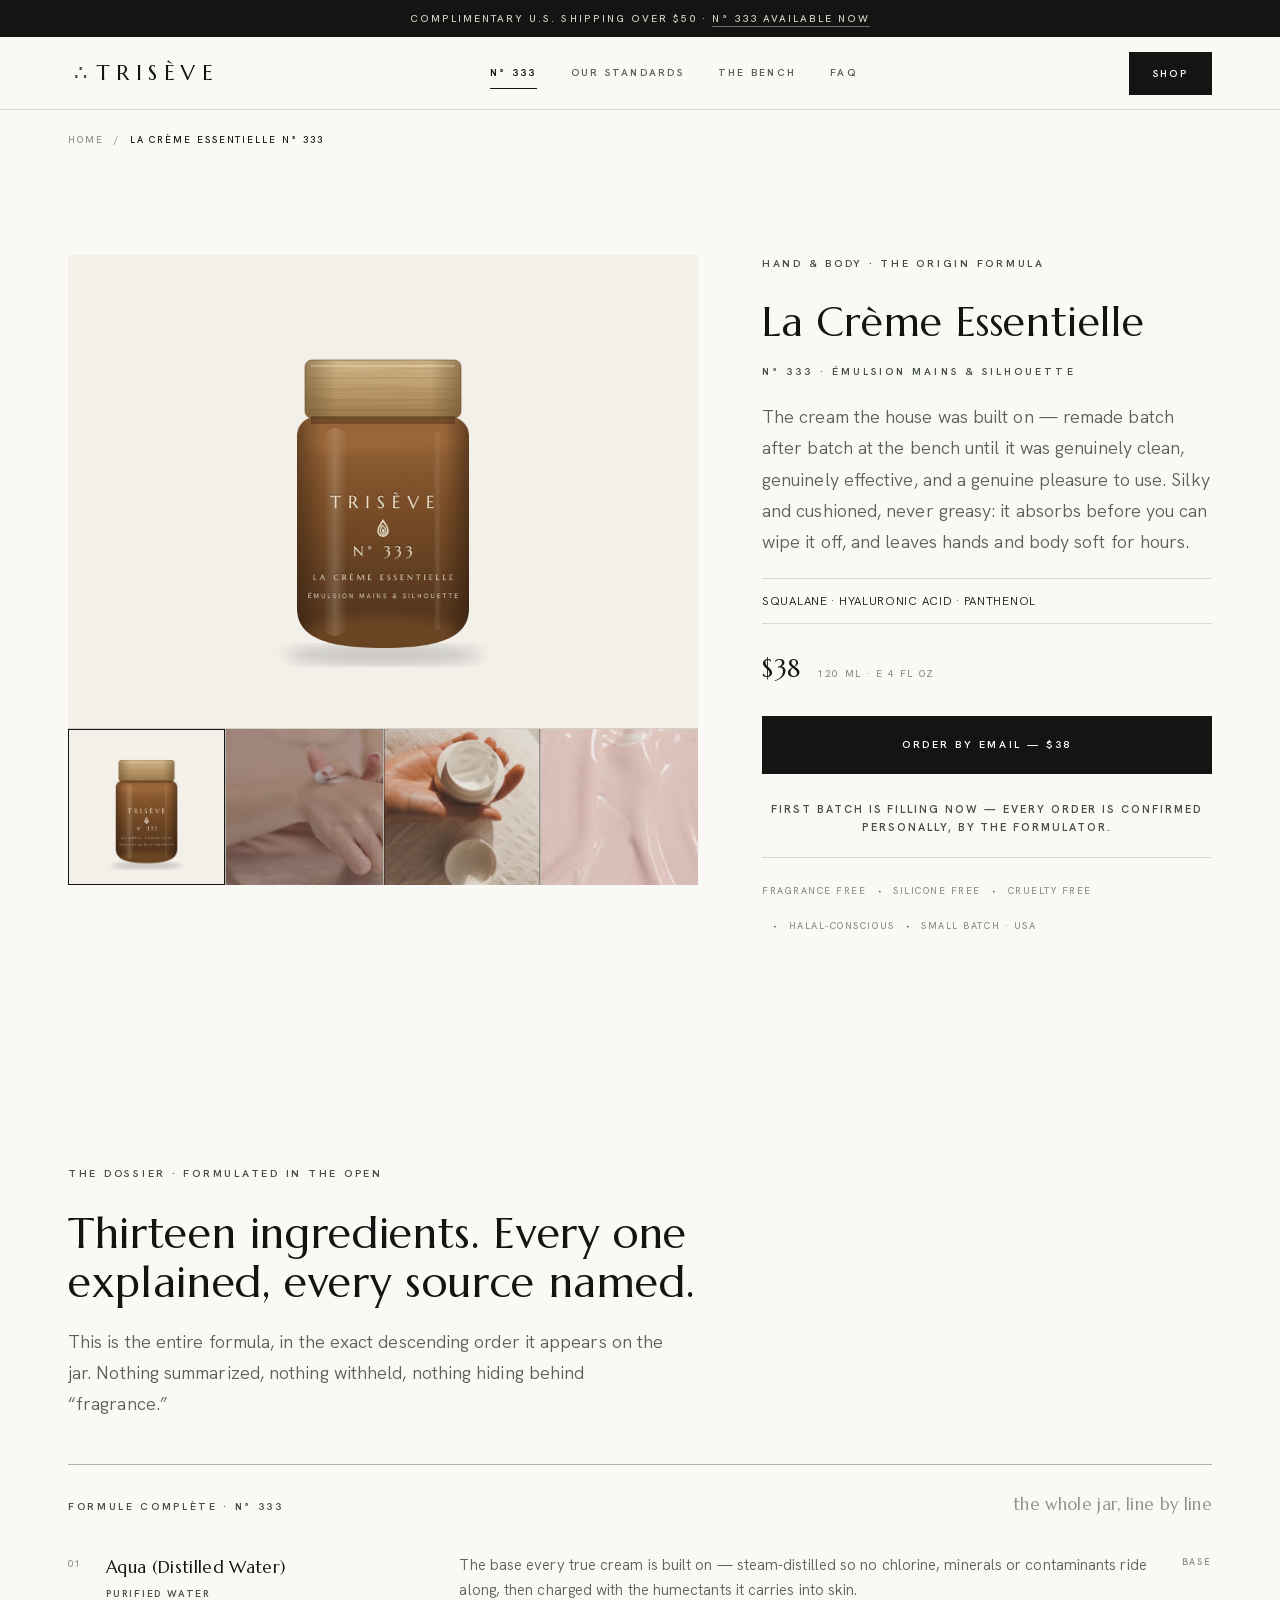
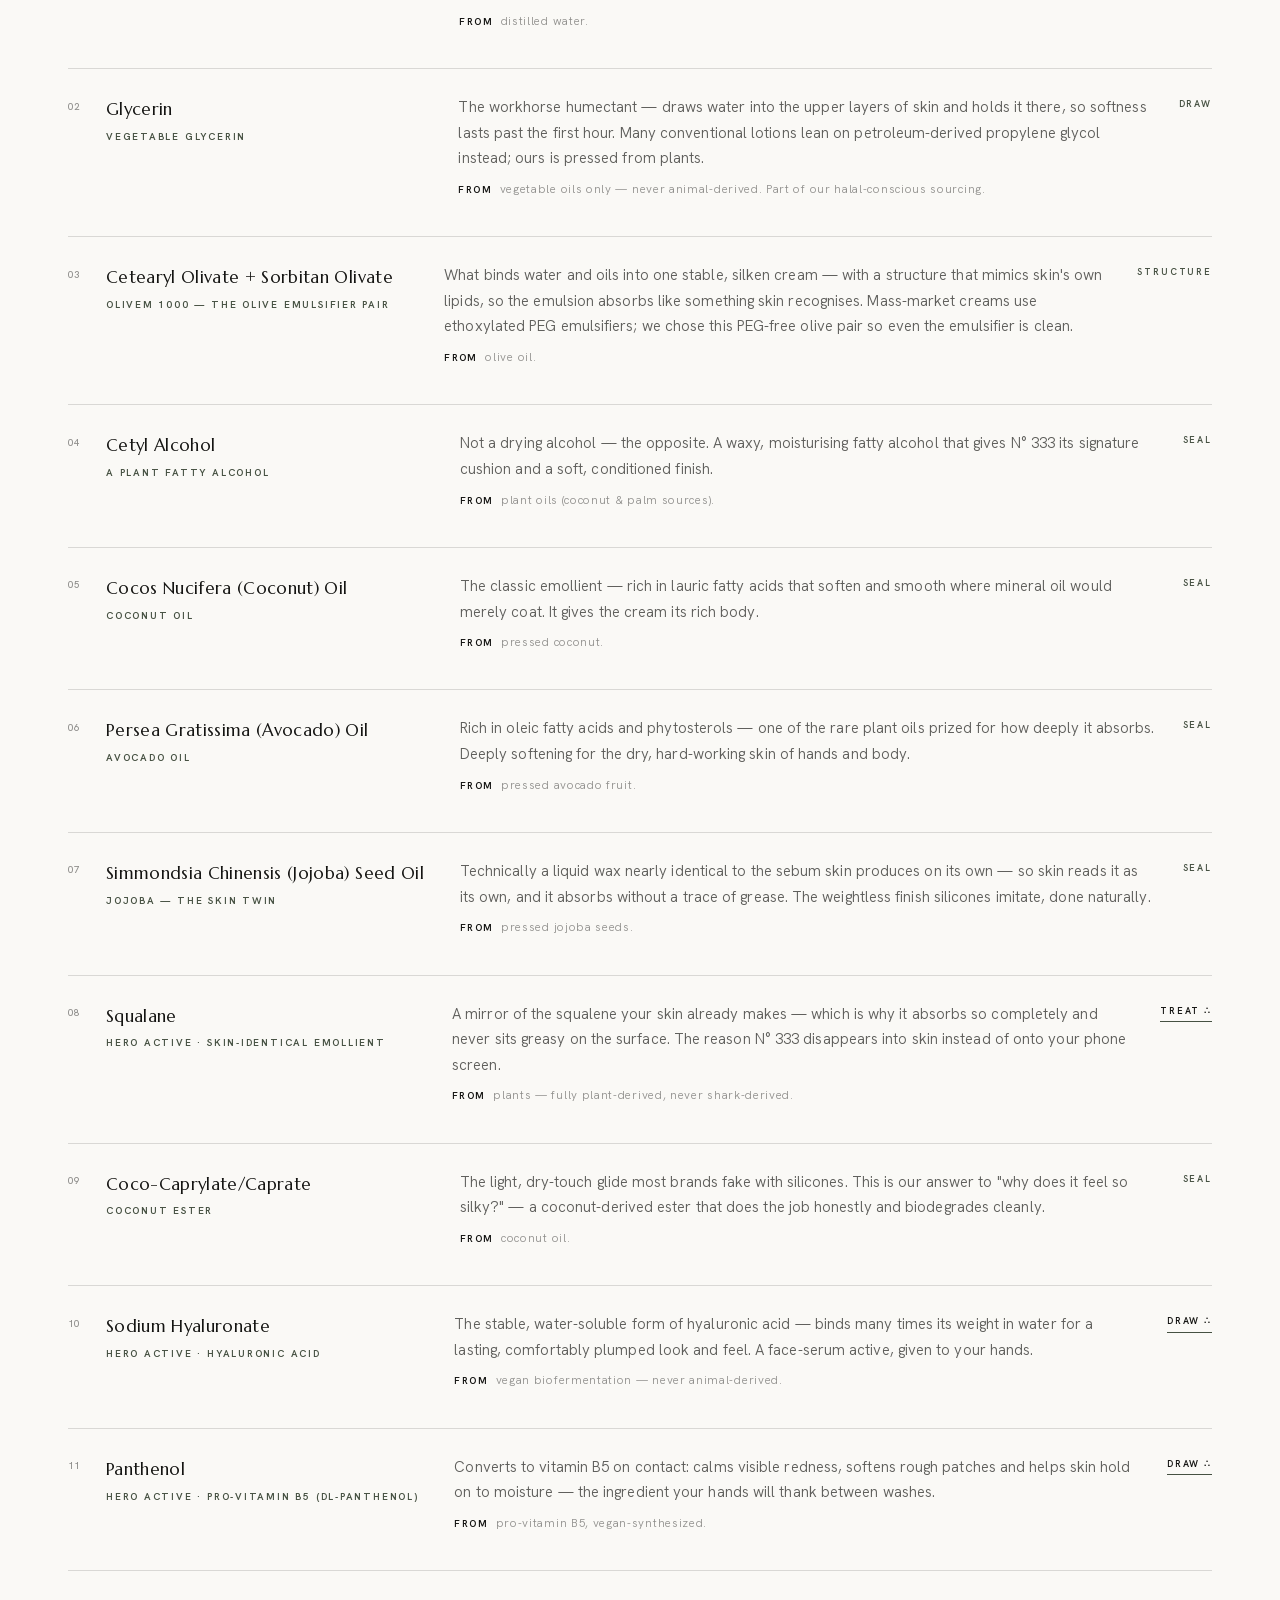
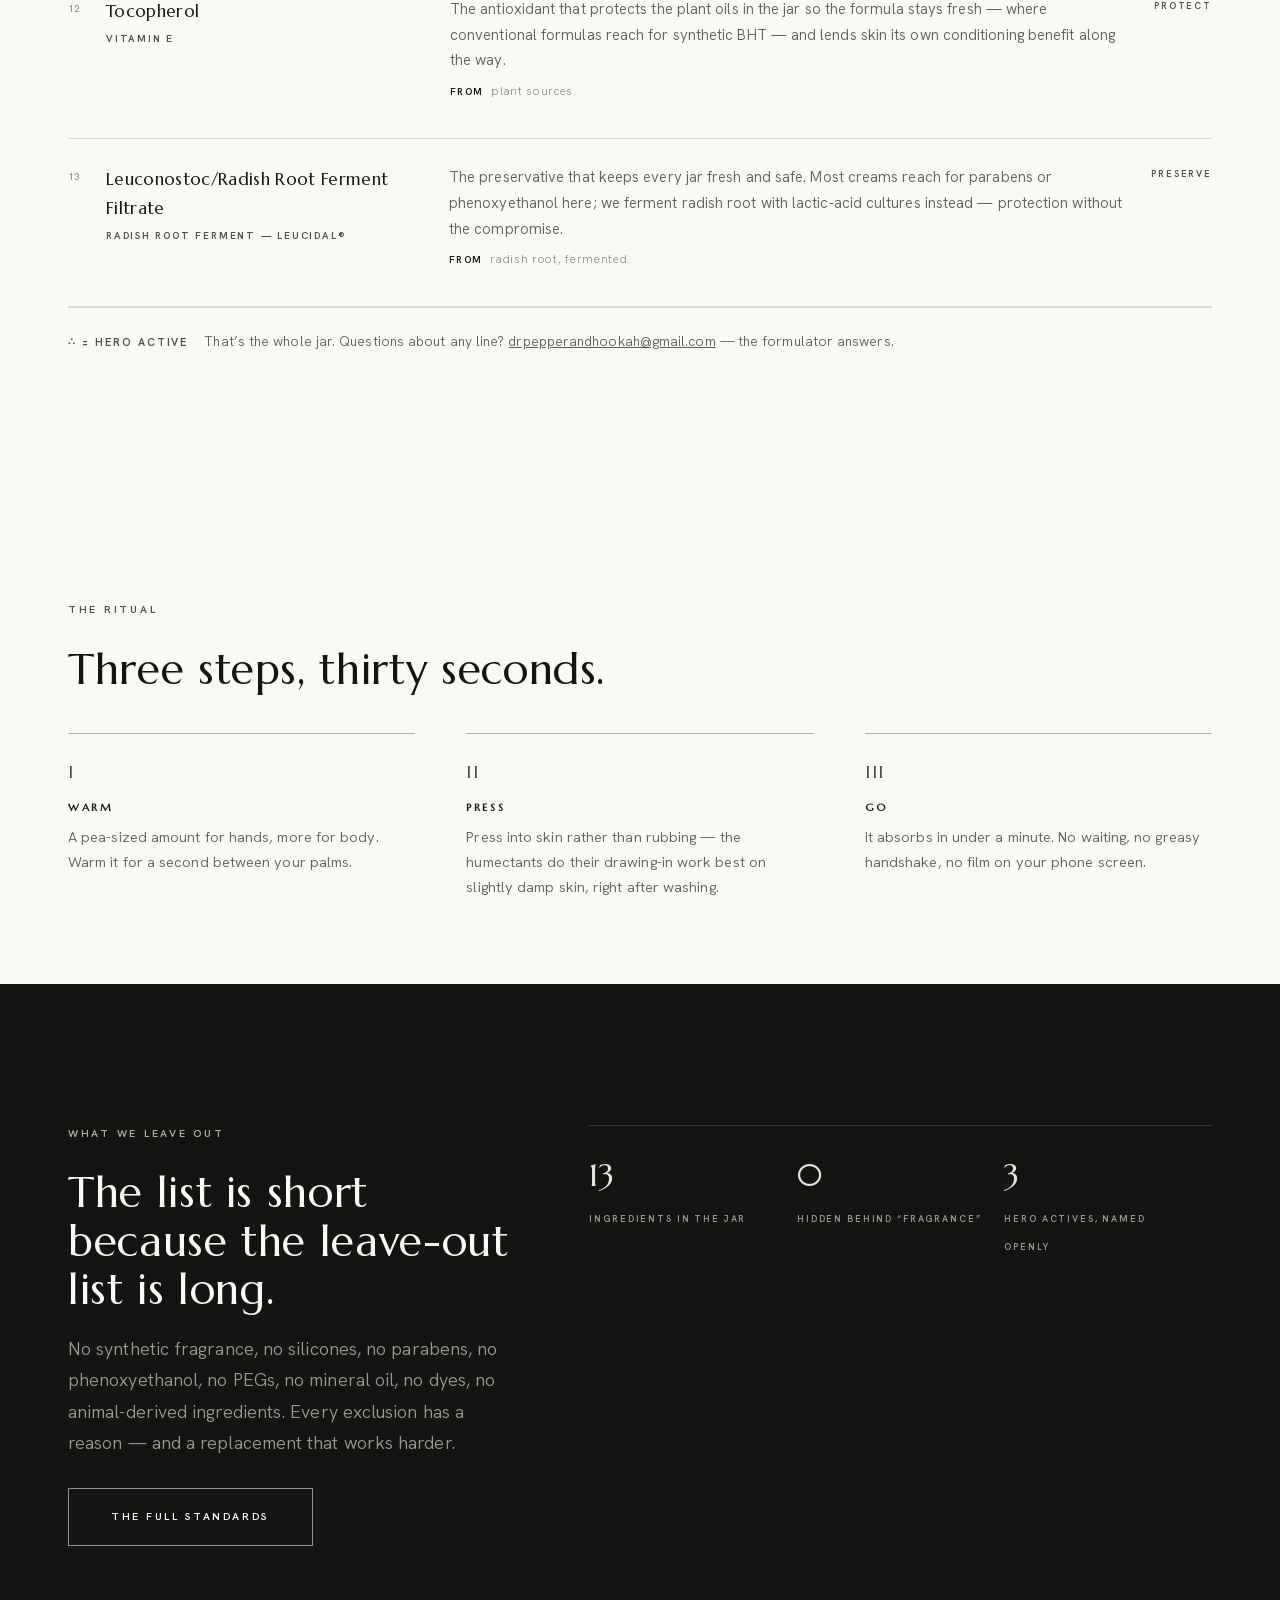
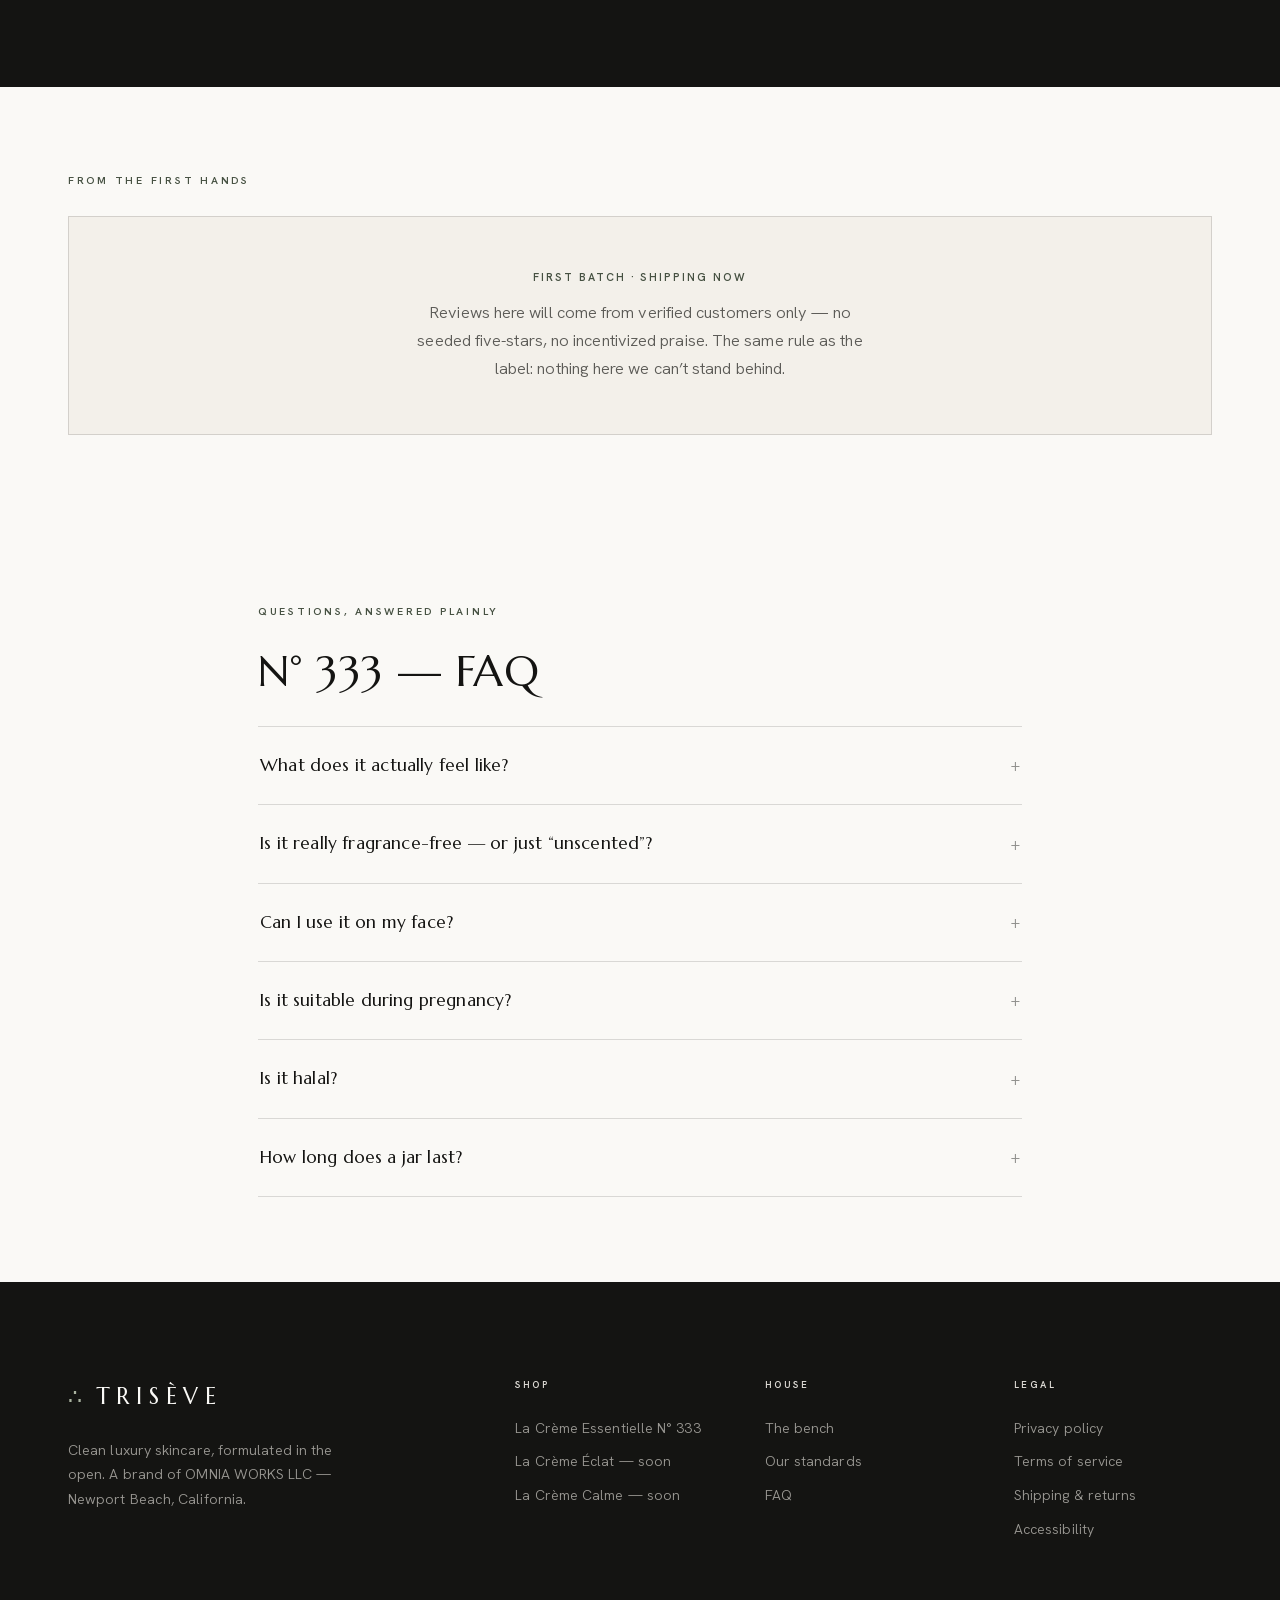
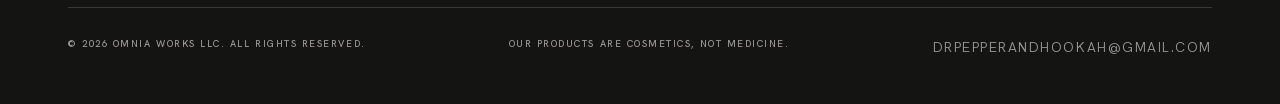
<file: products/creme-essentielle-333/index.html>
<!DOCTYPE html>
<html lang="en">
<head>
<meta charset="UTF-8">
<meta name="viewport" content="width=device-width, initial-scale=1">
<title>La Crème Essentielle N° 333 — Non-Toxic Hand & Body Cream | Trisève</title>
<meta name="description" content="Natural hand & body cream in frosted amber glass — 13 plant-derived ingredients, every one explained and sourced. Squalane, hyaluronic acid, panthenol. $38 · 120 ml.">
<link rel="canonical" href="https://triseve.com/products/creme-essentielle-333">
<meta property="og:title" content="La Crème Essentielle N° 333 — Non-Toxic Hand & Body Cream | Trisève">
<meta property="og:description" content="Natural hand & body cream in frosted amber glass — 13 plant-derived ingredients, every one explained and sourced. Squalane, hyaluronic acid, panthenol. $38 · 120 ml.">
<meta property="og:type" content="website">
<meta property="og:url" content="https://triseve.com/products/creme-essentielle-333">
<meta property="og:image" content="https://triseve.com/media/og.jpg">
<meta name="twitter:card" content="summary_large_image">
<meta name="theme-color" content="#FAF9F6">
<link rel="icon" type="image/svg+xml" href="/favicon.svg">
<link rel="icon" type="image/png" sizes="32x32" href="/favicon-32.png">
<link rel="apple-touch-icon" href="/apple-touch-icon.png">
<link rel="preload" href="/fonts/marcellus.woff2" as="font" type="font/woff2" crossorigin>
<link rel="preload" href="/fonts/hanken.woff2" as="font" type="font/woff2" crossorigin>
<link rel="stylesheet" href="/styles.css">
  <script type="application/ld+json">
  {"@context":"https://schema.org","@type":"Product","name":"La Crème Essentielle N° 333","brand":{"@type":"Brand","name":"Trisève"},
   "image":"https://triseve.com/img/jar-333.png",
   "description":"Natural hand & body cream in frosted amber glass. Thirteen plant-derived ingredients: squalane, hyaluronic acid, panthenol, olive-derived emulsifier, jojoba, avocado and coconut oils — preserved with radish root ferment. Fragrance-free.",
   "category":"Skincare",
   "offers":{"@type":"Offer","price":"38.00","priceCurrency":"USD","availability":"https://schema.org/InStock","url":"https://triseve.com/products/creme-essentielle-333"}}
  </script>
</head>
<body>
<a class="skip" href="#main">Skip to content</a>
<div class="abar">Complimentary U.S. shipping over $50 · <a href="/products/creme-essentielle-333">N° 333 available now</a></div>
<header class="top">
  <div class="top__in">
    <a class="top__brand" href="/" aria-label="TRISÈVE home"><span class="dots">∴</span>TRISÈVE</a>
    <button class="navbtn" aria-expanded="false" aria-controls="nav">Menu</button>
    <nav class="top__nav" id="nav" aria-label="Main">
      <a href="/products/creme-essentielle-333" aria-current="page">N° 333</a>
      <a href="/standards">Our standards</a>
      <a href="/the-bench">The bench</a>
      <a href="/faq">FAQ</a>
    </nav>
    <a class="top__cta" href="/products/creme-essentielle-333">Shop</a>
  </div>
</header>
<main id="main">

<div class="wrap">
  <nav class="crumb" aria-label="Breadcrumb"><a href="/">Home</a> / <span>La Crème Essentielle N° 333</span></nav>
</div>

<!-- ============ BUY ============ -->
<section class="section--tight" id="buy">
  <div class="wrap buy">
    <div class="buy__stage rv">
      <div class="gallery">
        <div class="gallery__main" id="g-main">
          <img class="g-jar" src="/img/jar-333.png" alt="La Crème Essentielle N°&nbsp;333 — frosted amber glass jar with bamboo wood lid, Trisève imprinted into the glass" width="900" height="1110">
        </div>
        <div class="gallery__thumbs">
          <button type="button" aria-current="true" data-type="jar" data-src="/img/jar-333.png" aria-label="The jar — frosted amber glass, bamboo lid"><img class="t-jar" src="/img/jar-333.png" alt="" loading="lazy"></button>
          <button type="button" data-type="video" data-src="/media/hands.mp4" data-poster="/media/hands-poster.jpg" aria-label="Video — massaging the cream into hands"><img src="/media/hands-poster.jpg" alt="" loading="lazy"></button>
          <button type="button" data-type="video" data-src="/media/dollop.mp4" data-poster="/media/dollop-poster.jpg" aria-label="Video — a scoop of cream from the jar"><img src="/media/dollop-poster.jpg" alt="" loading="lazy"></button>
          <button type="button" data-type="video" data-src="/media/texture.mp4" data-poster="/media/texture-poster.jpg" aria-label="Video — the texture, up close"><img src="/media/texture-poster.jpg" alt="" loading="lazy"></button>
        </div>
      </div>
    </div>
    <div class="buy__panel">
      <p class="eyebrow">Hand &amp; body · the origin formula</p>
      <h1>La Crème Essentielle</h1>
      <p class="buy__num">N° 333 · Émulsion mains &amp; silhouette</p>
      <p class="lede">The cream the house was built on — remade batch after batch at the bench until it was genuinely clean, genuinely effective, and a genuine pleasure to use. Silky and cushioned, never greasy: it absorbs before you can wipe it off, and leaves hands and body soft for hours.</p>
      <p style="font-family:var(--mono);font-size:.74rem;letter-spacing:.06em;border-top:1px solid var(--line);border-bottom:1px solid var(--line);padding:12px 0;margin:20px 0">SQUALANE · HYALURONIC ACID · PANTHENOL</p>

      <div class="buy__priceline">
        <span class="price">$38</span>
        <span class="buy__note">120 ml · e 4 fl oz</span>
      </div>

      <div class="buy__act">
        <a class="btn btn--brass" href="mailto:drpepperandhookah@gmail.com?subject=Commande%20%E2%80%94%20La%20Cr%C3%A8me%20Essentielle%20N%C2%B0%20333&body=I%27d%20like%20to%20order%20La%20Cr%C3%A8me%20Essentielle%20N%C2%B0%20333%20(%2438%20%C2%B7%20120%20ml).%0A%0AName%3A%0AShipping%20address%3A%0AQuantity%3A%201">Order by email — $38</a>
        <p class="mono" style="color:var(--brass-dark);margin:14px 0 0;text-align:center">First batch is filling now — every order is confirmed personally, by the formulator.</p>
      </div>

      <div class="trust">
        <span>Fragrance free</span><span>Silicone free</span><span>Cruelty free</span><span>Halal-conscious</span><span>Small batch · USA</span>
      </div>
    </div>
  </div>
</section>

<!-- ============ DOSSIER ============ -->
<section class="section" id="dossier">
  <div class="wrap">
    <p class="eyebrow">The dossier · formulated in the open</p>
    <h2 style="max-width:22ch">Thirteen ingredients. Every one explained, every source named.</h2>
    <p class="lede" style="margin-bottom:44px">This is the entire formula, in the exact descending order it appears on the jar. Nothing summarized, nothing withheld, nothing hiding behind “fragrance.”</p>

    <div class="dossier rv">
      <div class="dossier__head">
        <span class="t">Formule complète · N° 333</span>
        <span class="s">the whole jar, line by line</span>
      </div>
      <div class="ing">
        <div class="ing__id"><span class="inci">Aqua (Distilled Water)</span><span class="common">purified water</span></div>
        <div class="ing__tx"><p class="does">The base every true cream is built on — steam-distilled so no chlorine, minerals or contaminants ride along, then charged with the humectants it carries into skin.</p><p class="from"><b>From</b> distilled water.</p></div>
        <span class="tag tag--soft ing__tag">Base</span>
      </div>
      <div class="ing">
        <div class="ing__id"><span class="inci">Glycerin</span><span class="common">vegetable glycerin</span></div>
        <div class="ing__tx"><p class="does">The workhorse humectant — draws water into the upper layers of skin and holds it there, so softness lasts past the first hour. Many conventional lotions lean on petroleum-derived propylene glycol instead; ours is pressed from plants.</p><p class="from"><b>From</b> vegetable oils only — never animal-derived. Part of our halal-conscious sourcing.</p></div>
        <span class="tag ing__tag">Draw</span>
      </div>
      <div class="ing">
        <div class="ing__id"><span class="inci">Cetearyl Olivate + Sorbitan Olivate</span><span class="common">Olivem 1000 — the olive emulsifier pair</span></div>
        <div class="ing__tx"><p class="does">What binds water and oils into one stable, silken cream — with a structure that mimics skin's own lipids, so the emulsion absorbs like something skin recognises. Mass-market creams use ethoxylated PEG emulsifiers; we chose this PEG-free olive pair so even the emulsifier is clean.</p><p class="from"><b>From</b> olive oil.</p></div>
        <span class="tag ing__tag">Structure</span>
      </div>
      <div class="ing">
        <div class="ing__id"><span class="inci">Cetyl Alcohol</span><span class="common">a plant fatty alcohol</span></div>
        <div class="ing__tx"><p class="does">Not a drying alcohol — the opposite. A waxy, moisturising fatty alcohol that gives N°&nbsp;333 its signature cushion and a soft, conditioned finish.</p><p class="from"><b>From</b> plant oils (coconut &amp; palm sources).</p></div>
        <span class="tag ing__tag">Seal</span>
      </div>
      <div class="ing">
        <div class="ing__id"><span class="inci">Cocos Nucifera (Coconut) Oil</span><span class="common">coconut oil</span></div>
        <div class="ing__tx"><p class="does">The classic emollient — rich in lauric fatty acids that soften and smooth where mineral oil would merely coat. It gives the cream its rich body.</p><p class="from"><b>From</b> pressed coconut.</p></div>
        <span class="tag ing__tag">Seal</span>
      </div>
      <div class="ing">
        <div class="ing__id"><span class="inci">Persea Gratissima (Avocado) Oil</span><span class="common">avocado oil</span></div>
        <div class="ing__tx"><p class="does">Rich in oleic fatty acids and phytosterols — one of the rare plant oils prized for how deeply it absorbs. Deeply softening for the dry, hard-working skin of hands and body.</p><p class="from"><b>From</b> pressed avocado fruit.</p></div>
        <span class="tag ing__tag">Seal</span>
      </div>
      <div class="ing">
        <div class="ing__id"><span class="inci">Simmondsia Chinensis (Jojoba) Seed Oil</span><span class="common">jojoba — the skin twin</span></div>
        <div class="ing__tx"><p class="does">Technically a liquid wax nearly identical to the sebum skin produces on its own — so skin reads it as its own, and it absorbs without a trace of grease. The weightless finish silicones imitate, done naturally.</p><p class="from"><b>From</b> pressed jojoba seeds.</p></div>
        <span class="tag ing__tag">Seal</span>
      </div>
      <div class="ing">
        <div class="ing__id"><span class="inci">Squalane</span><span class="common">hero active · skin-identical emollient</span></div>
        <div class="ing__tx"><p class="does">A mirror of the squalene your skin already makes — which is why it absorbs so completely and never sits greasy on the surface. The reason N°&nbsp;333 disappears into skin instead of onto your phone screen.</p><p class="from"><b>From</b> plants — fully plant-derived, never shark-derived.</p></div>
        <span class="tag tag--hero ing__tag">Treat ∴</span>
      </div>
      <div class="ing">
        <div class="ing__id"><span class="inci">Coco-Caprylate/Caprate</span><span class="common">coconut ester</span></div>
        <div class="ing__tx"><p class="does">The light, dry-touch glide most brands fake with silicones. This is our answer to "why does it feel so silky?" — a coconut-derived ester that does the job honestly and biodegrades cleanly.</p><p class="from"><b>From</b> coconut oil.</p></div>
        <span class="tag ing__tag">Seal</span>
      </div>
      <div class="ing">
        <div class="ing__id"><span class="inci">Sodium Hyaluronate</span><span class="common">hero active · hyaluronic acid</span></div>
        <div class="ing__tx"><p class="does">The stable, water-soluble form of hyaluronic acid — binds many times its weight in water for a lasting, comfortably plumped look and feel. A face-serum active, given to your hands.</p><p class="from"><b>From</b> vegan biofermentation — never animal-derived.</p></div>
        <span class="tag tag--hero ing__tag">Draw ∴</span>
      </div>
      <div class="ing">
        <div class="ing__id"><span class="inci">Panthenol</span><span class="common">hero active · pro-vitamin B5 (DL-panthenol)</span></div>
        <div class="ing__tx"><p class="does">Converts to vitamin B5 on contact: calms visible redness, softens rough patches and helps skin hold on to moisture — the ingredient your hands will thank between washes.</p><p class="from"><b>From</b> pro-vitamin B5, vegan-synthesized.</p></div>
        <span class="tag tag--hero ing__tag">Draw ∴</span>
      </div>
      <div class="ing">
        <div class="ing__id"><span class="inci">Tocopherol</span><span class="common">vitamin E</span></div>
        <div class="ing__tx"><p class="does">The antioxidant that protects the plant oils in the jar so the formula stays fresh — where conventional formulas reach for synthetic BHT — and lends skin its own conditioning benefit along the way.</p><p class="from"><b>From</b> plant sources.</p></div>
        <span class="tag ing__tag">Protect</span>
      </div>
      <div class="ing">
        <div class="ing__id"><span class="inci">Leuconostoc/Radish Root Ferment Filtrate</span><span class="common">radish root ferment — Leucidal®</span></div>
        <div class="ing__tx"><p class="does">The preservative that keeps every jar fresh and safe. Most creams reach for parabens or phenoxyethanol here; we ferment radish root with lactic-acid cultures instead — protection without the compromise.</p><p class="from"><b>From</b> radish root, fermented.</p></div>
        <span class="tag ing__tag">Preserve</span>
      </div>
      <div class="dossier__foot">
        <span class="mono" style="color:var(--brass-dark)">∴ = hero active</span>
        <span>That’s the whole jar. Questions about any line? <a data-email href="#" style="text-decoration:underline;display:inline"></a> — the formulator answers.</span>
      </div>
    </div>
  </div>
</section>

<!-- ============ HOW TO USE ============ -->
<section class="section--tight">
  <div class="wrap">
    <p class="eyebrow">The ritual</p>
    <h2>Three steps, thirty seconds.</h2>
    <div class="steps rv" style="margin-top:40px">
      <div><h4>Warm</h4><p>A pea-sized amount for hands, more for body. Warm it for a second between your palms.</p></div>
      <div><h4>Press</h4><p>Press into skin rather than rubbing — the humectants do their drawing-in work best on slightly damp skin, right after washing.</p></div>
      <div><h4>Go</h4><p>It absorbs in under a minute. No waiting, no greasy handshake, no film on your phone screen.</p></div>
    </div>
  </div>
</section>

<!-- ============ LEAVE OUT (compact) ============ -->
<section class="section dark">
  <div class="wrap split">
    <div class="rv">
      <p class="eyebrow">What we leave out</p>
      <h2>The list is short because the leave-out list is long.</h2>
      <p class="lede" style="margin-top:16px">No synthetic fragrance, no silicones, no parabens, no phenoxyethanol, no PEGs, no mineral oil, no dyes, no animal-derived ingredients. Every exclusion has a reason — and a replacement that works harder.</p>
      <a class="btn btn--ghost" href="/standards" style="margin-top:12px">The full standards</a>
    </div>
    <div class="rv">
      <div class="stat3" style="margin-top:0">
        <div style="background:var(--espresso)"><span class="n" style="color:var(--bone)">13</span><span class="l" style="color:var(--bone-ink-soft)">Ingredients in the jar</span></div>
        <div style="background:var(--espresso)"><span class="n" style="color:var(--bone)">0</span><span class="l" style="color:var(--bone-ink-soft)">Hidden behind “fragrance”</span></div>
        <div style="background:var(--espresso)"><span class="n" style="color:var(--bone)">3</span><span class="l" style="color:var(--bone-ink-soft)">Hero actives, named openly</span></div>
      </div>
    </div>
  </div>
</section>

<!-- ============ REVIEWS ============ -->
<section class="section--tight">
  <div class="wrap">
    <p class="eyebrow">From the first hands</p>
    <div class="reviews-empty rv">
      <p class="mono" style="margin:0 0 12px">FIRST BATCH · SHIPPING NOW</p>
      <p style="max-width:52ch;margin:0 auto;color:var(--ink-soft)">Reviews here will come from verified customers only — no seeded five-stars, no incentivized praise. The same rule as the label: nothing here we can’t stand behind.</p>
    </div>
  </div>
</section>

<!-- ============ FAQ ============ -->
<section class="section--tight">
  <div class="wrap" style="max-width:860px">
    <p class="eyebrow">Questions, answered plainly</p>
    <h2>N° 333 — FAQ</h2>
    <div class="acc" style="margin-top:30px">
      <details class="acc__item">
        <summary class="acc__btn">What does it actually feel like?<span class="ico">+</span></summary>
        <div class="acc__panel"><p>Silky and cushioned going on, gone in under a minute. The finish is soft-matte — conditioned skin, not coated skin. It was formulated to survive the real test: typing, phone screens, and handshakes right after applying.</p></div>
      </details>
      <details class="acc__item">
        <summary class="acc__btn">Is it really fragrance-free — or just “unscented”?<span class="ico">+</span></summary>
        <div class="acc__panel"><p>Truly fragrance-free. No perfume, and no masking fragrance hiding under “unscented.” What you may notice is the faint, natural scent of the plant oils themselves — which fades on skin.</p></div>
      </details>
      <details class="acc__item">
        <summary class="acc__btn">Can I use it on my face?<span class="ico">+</span></summary>
        <div class="acc__panel"><p>It’s formulated and tested as a hand &amp; body cream — richer than a face formula needs to be. It’s gentle, but faces deserve their own chemistry: that’s exactly what La Crème Éclat and La Crème Calme are for. Join the list to hear when they arrive.</p></div>
      </details>
      <details class="acc__item">
        <summary class="acc__btn">Is it suitable during pregnancy?<span class="ico">+</span></summary>
        <div class="acc__panel"><p>The formula is fragrance-free and fully disclosed — every ingredient is listed above so you and your provider can review the complete list together. As with any skincare during pregnancy, we recommend consulting your provider; we’ll never make that call for you.</p></div>
      </details>
      <details class="acc__item">
        <summary class="acc__btn">Is it halal?<span class="ico">+</span></summary>
        <div class="acc__panel"><p>We formulate halal-conscious by design: vegetable-only glycerin, fermentation-derived hyaluronate, no animal-derived ingredients, no alcohol in the intoxicant sense (cetyl alcohol is a plant wax, chemically unrelated). We are not yet third-party certified — and we won’t use the word “certified” until we are.</p></div>
      </details>
      <details class="acc__item">
        <summary class="acc__btn">How long does a jar last?<span class="ico">+</span></summary>
        <div class="acc__panel"><p>With daily hand use plus a few body applications a week, most people finish 120 ml in roughly two to three months. Once opened, use within six months for peak freshness.</p></div>
      </details>
    </div>
  </div>
</section>


</main>
<footer class="foot">
  <div class="wrap">
    <div class="foot__grid">
      <div>
        <p class="foot__brand"><span class="dots">∴</span> TRISÈVE</p>
        <p style="font-size:.9rem;max-width:34ch">Clean luxury skincare, formulated in the open. A brand of OMNIA WORKS LLC — Newport Beach, California.</p>
      </div>
      <div>
        <h5>Shop</h5>
        <a href="/products/creme-essentielle-333">La Crème Essentielle N° 333</a>
        <a href="/products/la-creme-eclat">La Crème Éclat — soon</a>
        <a href="/products/la-creme-calme">La Crème Calme — soon</a>
      </div>
      <div>
        <h5>House</h5>
        <a href="/the-bench">The bench</a>
        <a href="/standards">Our standards</a>
        <a href="/faq">FAQ</a>
      </div>
      <div>
        <h5>Legal</h5>
        <a href="/legal/privacy">Privacy policy</a>
        <a href="/legal/terms">Terms of service</a>
        <a href="/legal/shipping-returns">Shipping &amp; returns</a>
        <a href="/legal/accessibility">Accessibility</a>
      </div>
    </div>
    <div class="foot__legal">
      <span>© <span data-year>2026</span> OMNIA WORKS LLC. All rights reserved.</span>
      <span>Our products are cosmetics, not medicine.</span>
      <span><a data-email href="#" style="display:inline"></a></span>
    </div>
  </div>
</footer>
<script src="/site.js" defer></script>
</body>
</html>
</file>
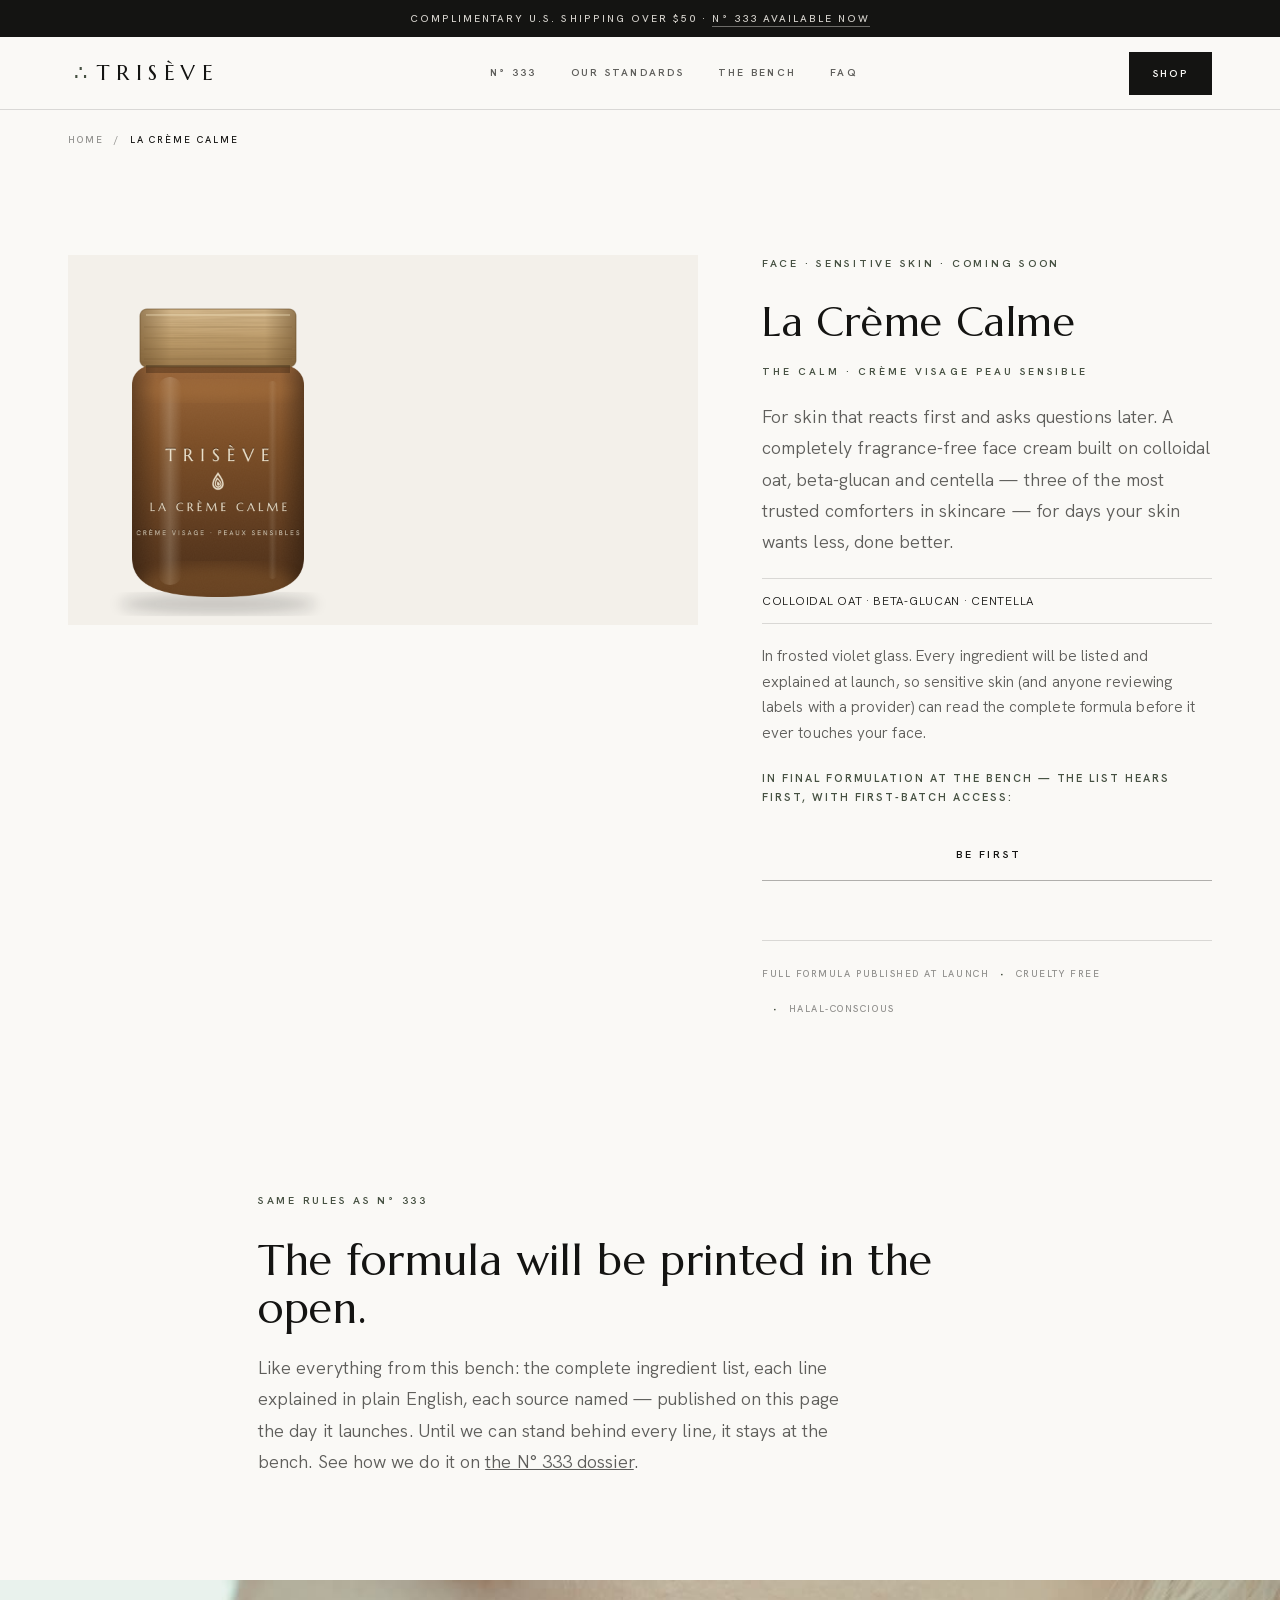
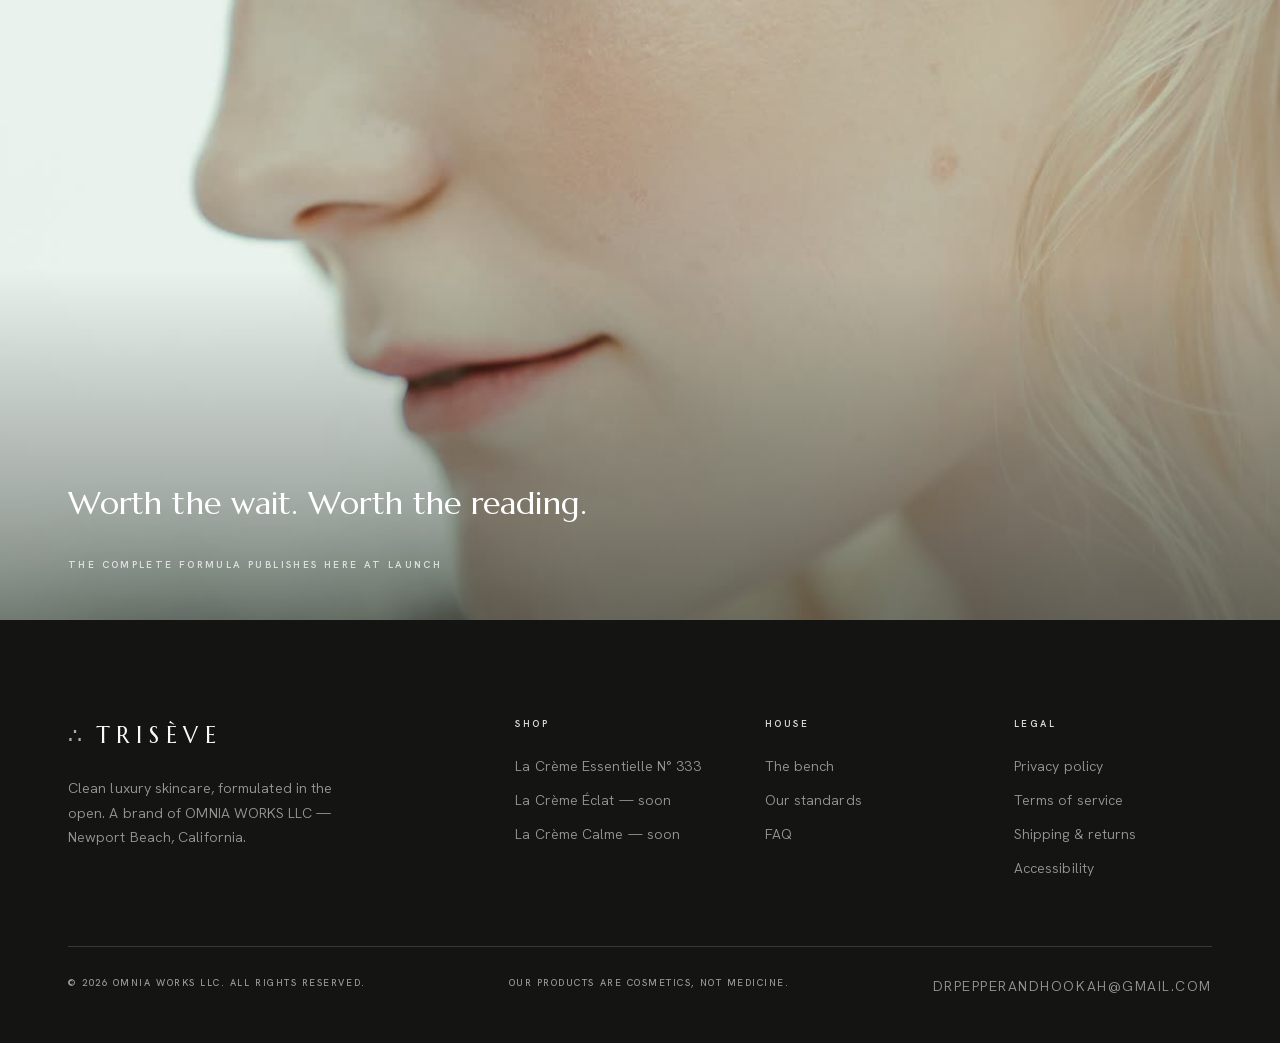
<file: products/la-creme-calme/index.html>
<!DOCTYPE html>
<html lang="en">
<head>
<meta charset="UTF-8">
<meta name="viewport" content="width=device-width, initial-scale=1">
<title>La Crème Calme — Sensitive Skin Face Cream (Coming Soon) | Trisève</title>
<meta name="description" content="La Crème Calme — sensitive-skin face cream with colloidal oat, beta-glucan and centella. In final formulation; join the list for first-batch access.">
<link rel="canonical" href="https://triseve.com/products/la-creme-calme">
<meta property="og:title" content="La Crème Calme — Sensitive Skin Face Cream (Coming Soon) | Trisève">
<meta property="og:description" content="La Crème Calme — sensitive-skin face cream with colloidal oat, beta-glucan and centella. In final formulation; join the list for first-batch access.">
<meta property="og:type" content="website">
<meta property="og:url" content="https://triseve.com/products/la-creme-calme">
<meta property="og:image" content="https://triseve.com/media/og.jpg">
<meta name="twitter:card" content="summary_large_image">
<meta name="theme-color" content="#FAF9F6">
<link rel="icon" type="image/svg+xml" href="/favicon.svg">
<link rel="icon" type="image/png" sizes="32x32" href="/favicon-32.png">
<link rel="apple-touch-icon" href="/apple-touch-icon.png">
<link rel="preload" href="/fonts/marcellus.woff2" as="font" type="font/woff2" crossorigin>
<link rel="preload" href="/fonts/hanken.woff2" as="font" type="font/woff2" crossorigin>
<link rel="stylesheet" href="/styles.css">
</head>
<body>
<a class="skip" href="#main">Skip to content</a>
<div class="abar">Complimentary U.S. shipping over $50 · <a href="/products/creme-essentielle-333">N° 333 available now</a></div>
<header class="top">
  <div class="top__in">
    <a class="top__brand" href="/" aria-label="TRISÈVE home"><span class="dots">∴</span>TRISÈVE</a>
    <button class="navbtn" aria-expanded="false" aria-controls="nav">Menu</button>
    <nav class="top__nav" id="nav" aria-label="Main">
      <a href="/products/creme-essentielle-333">N° 333</a>
      <a href="/standards">Our standards</a>
      <a href="/the-bench">The bench</a>
      <a href="/faq">FAQ</a>
    </nav>
    <a class="top__cta" href="/products/creme-essentielle-333">Shop</a>
  </div>
</header>
<main id="main">

<div class="wrap"><nav class="crumb" aria-label="Breadcrumb"><a href="/">Home</a> / <span>La Cr&egrave;me Calme</span></nav></div>
<section class="section--tight">
  <div class="wrap buy">
    <div class="buy__stage rv"><img src="/img/jar-calme.png" alt="La Crème Calme — frosted amber glass jar with bamboo wood lid" width="300" height="370"></div>
    <div class="buy__panel">
      <p class="eyebrow">Face &middot; sensitive skin &middot; coming soon</p>
      <h1>La Cr&egrave;me Calme</h1>
      <p class="buy__num">The calm &middot; Cr&egrave;me visage peau sensible</p>
      <p class="lede">For skin that reacts first and asks questions later. A completely fragrance-free face cream built on colloidal oat, beta-glucan and centella &mdash; three of the most trusted comforters in skincare &mdash; for days your skin wants less, done better.</p>
      <p style="font-family:var(--mono);font-size:.74rem;letter-spacing:.06em;border-top:1px solid var(--line);border-bottom:1px solid var(--line);padding:12px 0;margin:20px 0">COLLOIDAL OAT &middot; BETA-GLUCAN &middot; CENTELLA</p>
      <p style="color:var(--ink-soft);font-size:.95rem">In frosted violet glass. Every ingredient will be listed and explained at launch, so sensitive skin (and anyone reviewing labels with a provider) can read the complete formula before it ever touches your face.</p>
      <div class="buy__act" style="margin-top:22px">
        <p class="mono" style="color:var(--brass-dark);margin:0 0 10px">In final formulation at the bench &mdash; the list hears first, with first-batch access:</p>
        <div class="capture">
          <form data-capture data-list="waitlist-calme" novalidate>
            <label class="skip" for="ws-email">Email address</label>
            <input id="ws-email" type="email" name="email" placeholder="YOUR@EMAIL.COM" autocomplete="email" required>
            <button class="btn btn--brass" type="submit">Be first</button>
          </form>
          <p class="capture__msg" role="status" aria-live="polite"></p>
        </div>
      </div>
      <div class="trust"><span>Full formula published at launch</span><span>Cruelty free</span><span>Halal-conscious</span></div>
    </div>
  </div>
</section>
<section class="section--tight">
  <div class="wrap" style="max-width:860px">
    <p class="eyebrow">Same rules as N&deg; 333</p>
    <h2>The formula will be printed in the open.</h2>
    <p class="lede" style="margin-top:14px">Like everything from this bench: the complete ingredient list, each line explained in plain English, each source named &mdash; published on this page the day it launches. Until we can stand behind every line, it stays at the bench. See how we do it on <a href="/products/creme-essentielle-333#dossier" style="text-decoration:underline">the N&deg; 333 dossier</a>.</p>
  </div>
</section>
<section class="imgbreak"><img src="/media/portrait.jpg" alt="Applying face cream" loading="lazy"><div class="imgbreak__cap"><p class="q">Worth the wait. Worth the reading.</p><span class="s">The complete formula publishes here at launch</span></div></section>
</main>
<footer class="foot">
  <div class="wrap">
    <div class="foot__grid">
      <div>
        <p class="foot__brand"><span class="dots">∴</span> TRISÈVE</p>
        <p style="font-size:.9rem;max-width:34ch">Clean luxury skincare, formulated in the open. A brand of OMNIA WORKS LLC — Newport Beach, California.</p>
      </div>
      <div>
        <h5>Shop</h5>
        <a href="/products/creme-essentielle-333">La Crème Essentielle N° 333</a>
        <a href="/products/la-creme-eclat">La Crème Éclat — soon</a>
        <a href="/products/la-creme-calme">La Crème Calme — soon</a>
      </div>
      <div>
        <h5>House</h5>
        <a href="/the-bench">The bench</a>
        <a href="/standards">Our standards</a>
        <a href="/faq">FAQ</a>
      </div>
      <div>
        <h5>Legal</h5>
        <a href="/legal/privacy">Privacy policy</a>
        <a href="/legal/terms">Terms of service</a>
        <a href="/legal/shipping-returns">Shipping &amp; returns</a>
        <a href="/legal/accessibility">Accessibility</a>
      </div>
    </div>
    <div class="foot__legal">
      <span>© <span data-year>2026</span> OMNIA WORKS LLC. All rights reserved.</span>
      <span>Our products are cosmetics, not medicine.</span>
      <span><a data-email href="#" style="display:inline"></a></span>
    </div>
  </div>
</footer>
<script src="/site.js" defer></script>
</body>
</html>
</file>
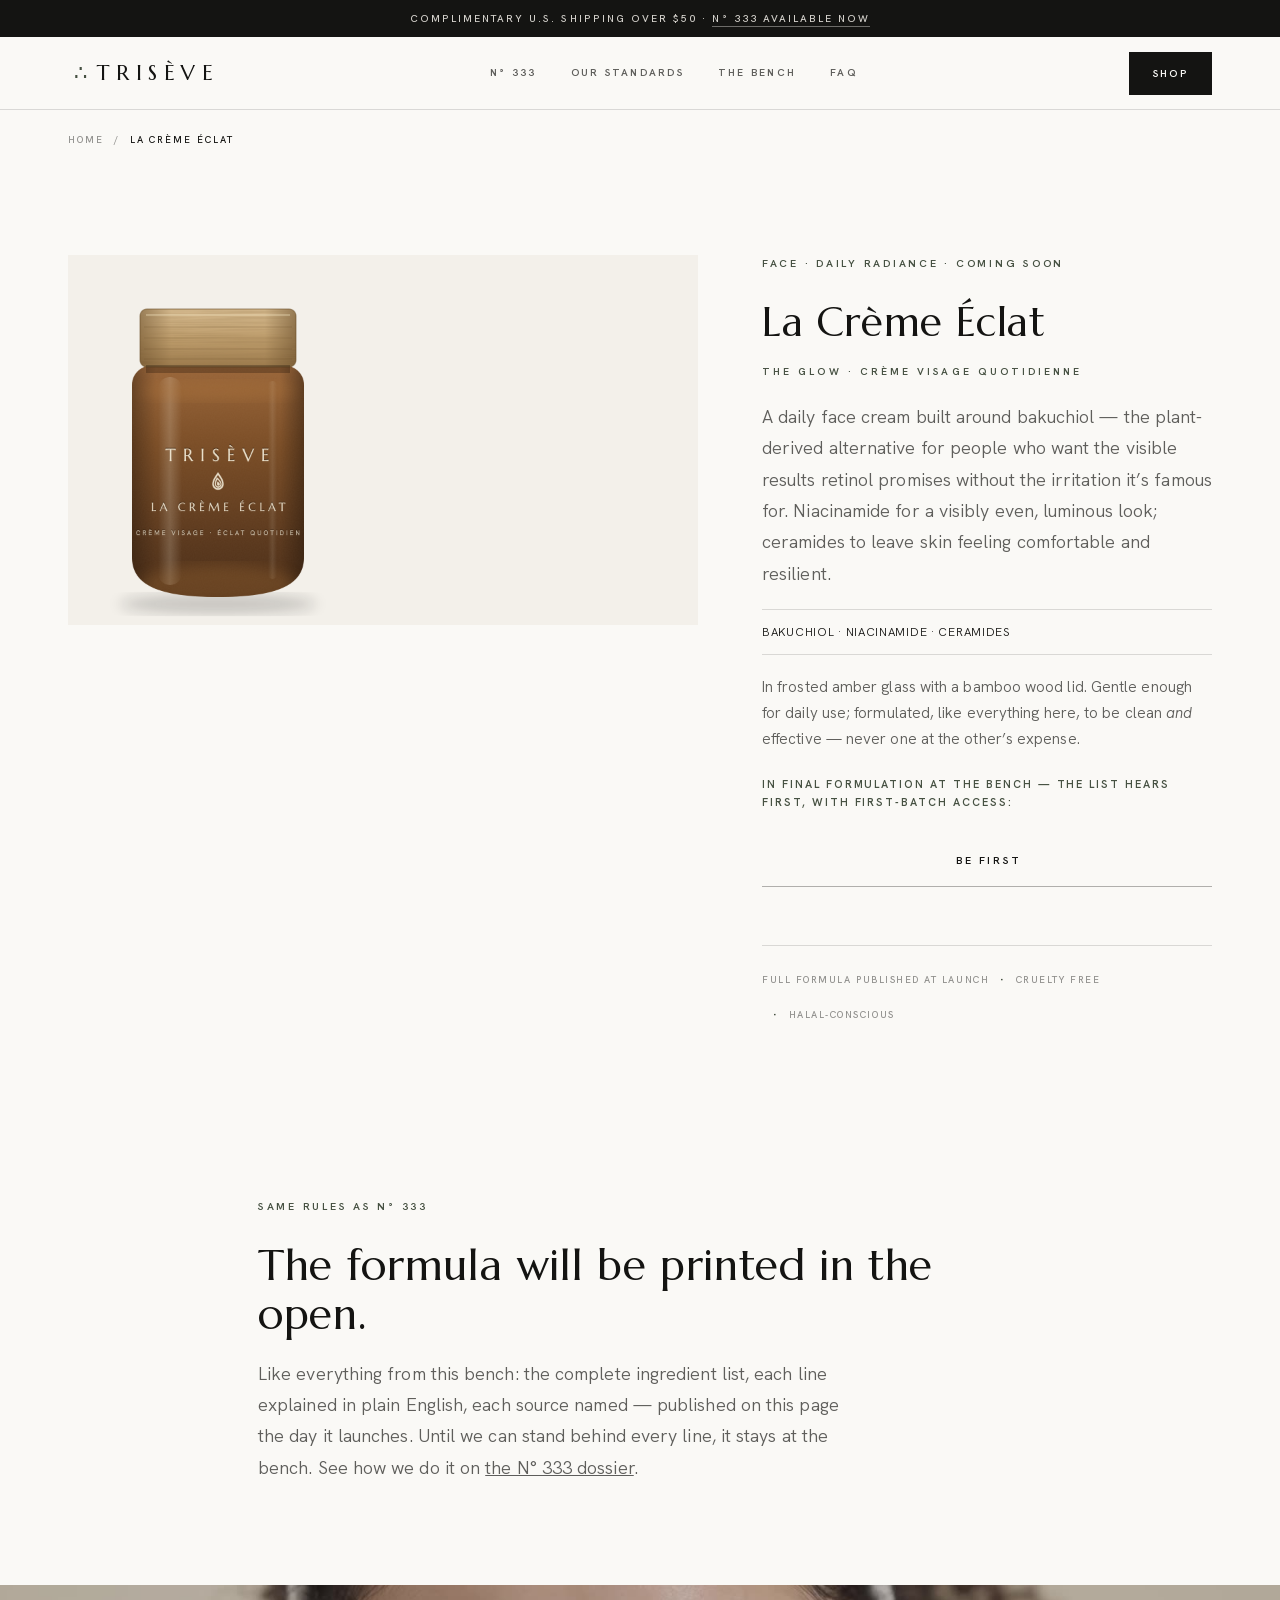
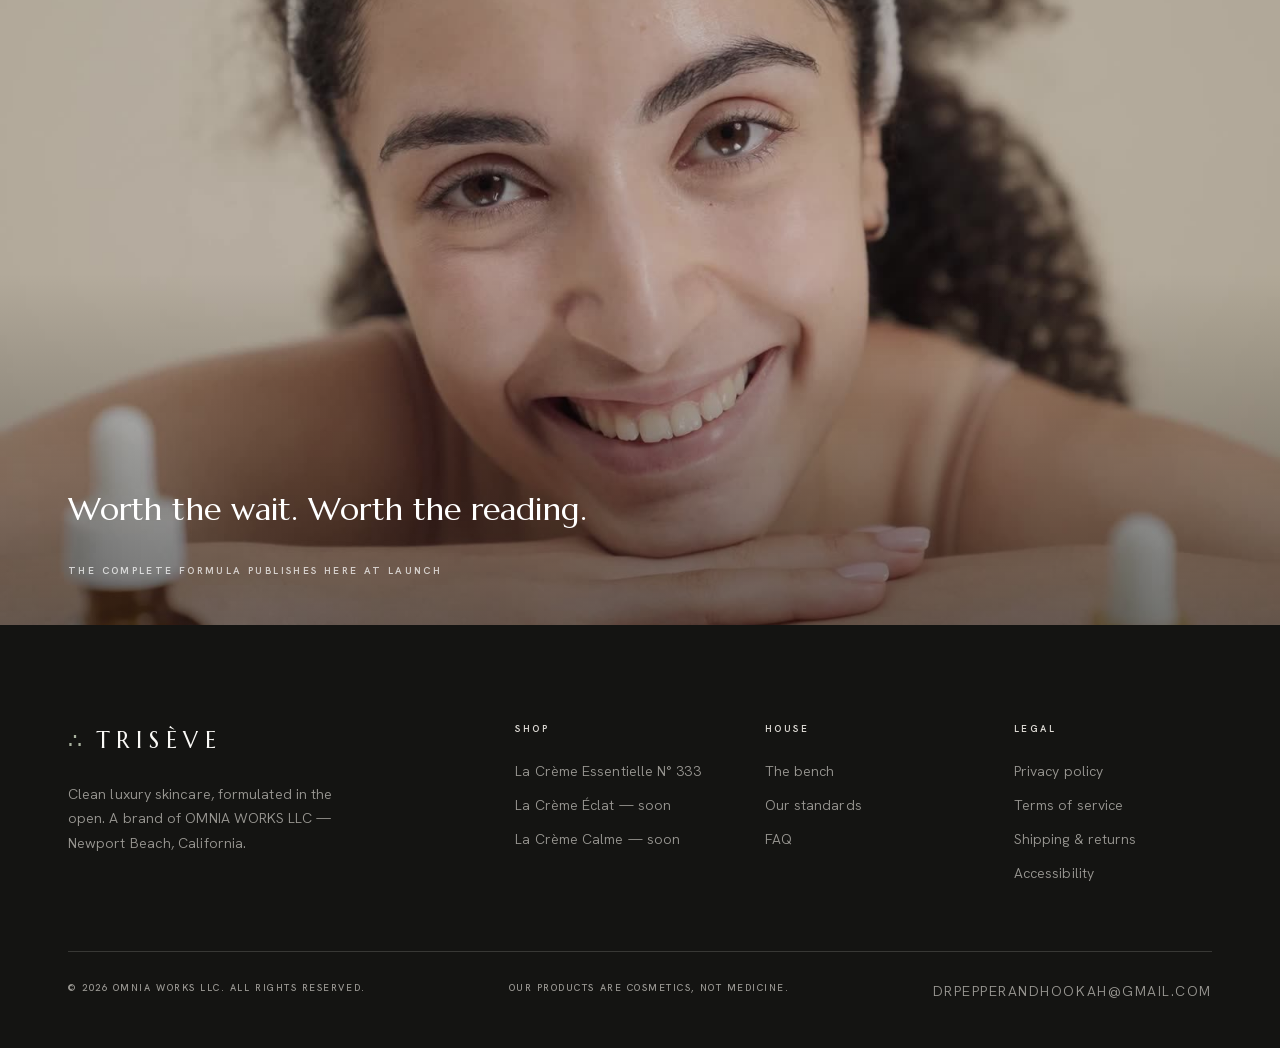
<file: products/la-creme-eclat/index.html>
<!DOCTYPE html>
<html lang="en">
<head>
<meta charset="UTF-8">
<meta name="viewport" content="width=device-width, initial-scale=1">
<title>La Crème Éclat — Daily Radiance Face Cream (Coming Soon) | Trisève</title>
<meta name="description" content="La Crème Éclat — daily radiance face cream with bakuchiol, niacinamide and ceramides. In final formulation; join the list for first-batch access.">
<link rel="canonical" href="https://triseve.com/products/la-creme-eclat">
<meta property="og:title" content="La Crème Éclat — Daily Radiance Face Cream (Coming Soon) | Trisève">
<meta property="og:description" content="La Crème Éclat — daily radiance face cream with bakuchiol, niacinamide and ceramides. In final formulation; join the list for first-batch access.">
<meta property="og:type" content="website">
<meta property="og:url" content="https://triseve.com/products/la-creme-eclat">
<meta property="og:image" content="https://triseve.com/media/og.jpg">
<meta name="twitter:card" content="summary_large_image">
<meta name="theme-color" content="#FAF9F6">
<link rel="icon" type="image/svg+xml" href="/favicon.svg">
<link rel="icon" type="image/png" sizes="32x32" href="/favicon-32.png">
<link rel="apple-touch-icon" href="/apple-touch-icon.png">
<link rel="preload" href="/fonts/marcellus.woff2" as="font" type="font/woff2" crossorigin>
<link rel="preload" href="/fonts/hanken.woff2" as="font" type="font/woff2" crossorigin>
<link rel="stylesheet" href="/styles.css">
</head>
<body>
<a class="skip" href="#main">Skip to content</a>
<div class="abar">Complimentary U.S. shipping over $50 · <a href="/products/creme-essentielle-333">N° 333 available now</a></div>
<header class="top">
  <div class="top__in">
    <a class="top__brand" href="/" aria-label="TRISÈVE home"><span class="dots">∴</span>TRISÈVE</a>
    <button class="navbtn" aria-expanded="false" aria-controls="nav">Menu</button>
    <nav class="top__nav" id="nav" aria-label="Main">
      <a href="/products/creme-essentielle-333">N° 333</a>
      <a href="/standards">Our standards</a>
      <a href="/the-bench">The bench</a>
      <a href="/faq">FAQ</a>
    </nav>
    <a class="top__cta" href="/products/creme-essentielle-333">Shop</a>
  </div>
</header>
<main id="main">

<div class="wrap"><nav class="crumb" aria-label="Breadcrumb"><a href="/">Home</a> / <span>La Cr&egrave;me &Eacute;clat</span></nav></div>
<section class="section--tight">
  <div class="wrap buy">
    <div class="buy__stage rv"><img src="/img/jar-eclat.png" alt="La Crème Éclat — frosted amber glass jar with bamboo wood lid" width="300" height="370"></div>
    <div class="buy__panel">
      <p class="eyebrow">Face &middot; daily radiance &middot; coming soon</p>
      <h1>La Cr&egrave;me &Eacute;clat</h1>
      <p class="buy__num">The glow &middot; Cr&egrave;me visage quotidienne</p>
      <p class="lede">A daily face cream built around bakuchiol &mdash; the plant-derived alternative for people who want the visible results retinol promises without the irritation it&rsquo;s famous for. Niacinamide for a visibly even, luminous look; ceramides to leave skin feeling comfortable and resilient.</p>
      <p style="font-family:var(--mono);font-size:.74rem;letter-spacing:.06em;border-top:1px solid var(--line);border-bottom:1px solid var(--line);padding:12px 0;margin:20px 0">BAKUCHIOL &middot; NIACINAMIDE &middot; CERAMIDES</p>
      <p style="color:var(--ink-soft);font-size:.95rem">In frosted amber glass with a bamboo wood lid. Gentle enough for daily use; formulated, like everything here, to be clean <em>and</em> effective &mdash; never one at the other&rsquo;s expense.</p>
      <div class="buy__act" style="margin-top:22px">
        <p class="mono" style="color:var(--brass-dark);margin:0 0 10px">In final formulation at the bench &mdash; the list hears first, with first-batch access:</p>
        <div class="capture">
          <form data-capture data-list="waitlist-eclat" novalidate>
            <label class="skip" for="ws-email">Email address</label>
            <input id="ws-email" type="email" name="email" placeholder="YOUR@EMAIL.COM" autocomplete="email" required>
            <button class="btn btn--brass" type="submit">Be first</button>
          </form>
          <p class="capture__msg" role="status" aria-live="polite"></p>
        </div>
      </div>
      <div class="trust"><span>Full formula published at launch</span><span>Cruelty free</span><span>Halal-conscious</span></div>
    </div>
  </div>
</section>
<section class="section--tight">
  <div class="wrap" style="max-width:860px">
    <p class="eyebrow">Same rules as N&deg; 333</p>
    <h2>The formula will be printed in the open.</h2>
    <p class="lede" style="margin-top:14px">Like everything from this bench: the complete ingredient list, each line explained in plain English, each source named &mdash; published on this page the day it launches. Until we can stand behind every line, it stays at the bench. See how we do it on <a href="/products/creme-essentielle-333#dossier" style="text-decoration:underline">the N&deg; 333 dossier</a>.</p>
  </div>
</section>
<section class="imgbreak"><img src="/media/eclat-break.jpg" alt="Applying face cream" loading="lazy"><div class="imgbreak__cap"><p class="q">Worth the wait. Worth the reading.</p><span class="s">The complete formula publishes here at launch</span></div></section>
</main>
<footer class="foot">
  <div class="wrap">
    <div class="foot__grid">
      <div>
        <p class="foot__brand"><span class="dots">∴</span> TRISÈVE</p>
        <p style="font-size:.9rem;max-width:34ch">Clean luxury skincare, formulated in the open. A brand of OMNIA WORKS LLC — Newport Beach, California.</p>
      </div>
      <div>
        <h5>Shop</h5>
        <a href="/products/creme-essentielle-333">La Crème Essentielle N° 333</a>
        <a href="/products/la-creme-eclat">La Crème Éclat — soon</a>
        <a href="/products/la-creme-calme">La Crème Calme — soon</a>
      </div>
      <div>
        <h5>House</h5>
        <a href="/the-bench">The bench</a>
        <a href="/standards">Our standards</a>
        <a href="/faq">FAQ</a>
      </div>
      <div>
        <h5>Legal</h5>
        <a href="/legal/privacy">Privacy policy</a>
        <a href="/legal/terms">Terms of service</a>
        <a href="/legal/shipping-returns">Shipping &amp; returns</a>
        <a href="/legal/accessibility">Accessibility</a>
      </div>
    </div>
    <div class="foot__legal">
      <span>© <span data-year>2026</span> OMNIA WORKS LLC. All rights reserved.</span>
      <span>Our products are cosmetics, not medicine.</span>
      <span><a data-email href="#" style="display:inline"></a></span>
    </div>
  </div>
</footer>
<script src="/site.js" defer></script>
</body>
</html>
</file>
<file: styles.css>
@font-face {
  font-family: 'Hanken Grotesk';
  font-style: italic;
  font-weight: 300 500;
  font-display: swap;
  src: url(/fonts/hanken-italic.woff2) format('woff2');
}
@font-face {
  font-family: 'Hanken Grotesk';
  font-style: normal;
  font-weight: 300 700;
  font-display: swap;
  src: url(/fonts/hanken.woff2) format('woff2');
}
@font-face {
  font-family: 'Marcellus';
  font-style: normal;
  font-weight: 400;
  font-display: swap;
  src: url(/fonts/marcellus.woff2) format('woff2');
}

/* ============================================================
   TERNAIRE — design system v2 · "Maison"
   Near-white porcelain canvas · ink · one laurier accent
   Marcellus (display) · Hanken Grotesk (body/UI)
   Photography-first, per luxury skincare conventions
   ============================================================ */

:root{
  /* v2 palette */
  --porcelain:#FAF9F6;
  --ivory:#F3F0EA;
  --ink:#141412;
  --ink-2:#1C1B18;
  --laurier:#465142;          /* the single accent */
  --laurier-light:#AAB3A0;    /* accent on dark */
  --hairline:rgba(20,20,18,.14);
  --hairline-strong:rgba(20,20,18,.32);

  /* legacy var aliases — keep old inline styles alive */
  --noir:var(--ink);
  --espresso:var(--ink-2);
  --bone:var(--ivory);
  --bone-deep:#ECE8DF;
  --taupe:#9A937F;
  --brass:var(--laurier);
  --brass-dark:var(--laurier);
  --brass-light:var(--laurier-light);
  --brass-metal:var(--ink);
  --brass-metal-v:var(--ink);
  --ink-soft:rgba(20,20,18,.68);
  --ink-faint:rgba(20,20,18,.46);
  --line:var(--hairline);
  --line-strong:var(--hairline-strong);
  --bone-ink:rgba(243,240,234,.94);
  --bone-ink-soft:rgba(243,240,234,.6);
  --bone-line:rgba(243,240,234,.16);

  --display:"Marcellus", "Cochin", Garamond, "Times New Roman", serif;
  --body:"Hanken Grotesk", "Helvetica Neue", Helvetica, Arial, sans-serif;
  --mono:"Hanken Grotesk", "Helvetica Neue", sans-serif;

  --w:1240px;
  --gap:clamp(20px,4vw,48px);
  --sect:clamp(76px,11vw,150px);
  --r:0px;
}

*,*::before,*::after{box-sizing:border-box}
html{scroll-behavior:smooth}
@media (prefers-reduced-motion:reduce){
  html{scroll-behavior:auto}
  *,*::before,*::after{animation-duration:.01ms!important;animation-iteration-count:1!important;transition-duration:.01ms!important}
}
body{
  margin:0;background:var(--porcelain);color:var(--ink);
  font-family:var(--body);font-weight:340;font-size:16.5px;line-height:1.7;
  -webkit-font-smoothing:antialiased;text-rendering:optimizeLegibility;
  letter-spacing:.005em;
}
img,svg,video{display:block;max-width:100%}
a{color:inherit;text-decoration:none}
p{margin:0 0 1em}
h1,h2,h3,h4{font-family:var(--display);font-weight:400;line-height:1.12;margin:0 0 .45em;letter-spacing:.015em}
h1{font-size:clamp(2.4rem,5.4vw,4.2rem)}
h2{font-size:clamp(1.8rem,3.4vw,2.7rem)}
h3{font-size:clamp(1.25rem,2vw,1.55rem)}
em,i{font-style:italic}
::selection{background:var(--laurier);color:var(--porcelain)}

:focus-visible{outline:1.5px solid var(--laurier);outline-offset:3px}
.skip{position:absolute;left:-9999px;top:0;background:var(--ink);color:var(--porcelain);padding:10px 16px;z-index:300}
.skip:focus{left:12px;top:12px}

.wrap{max-width:var(--w);margin:0 auto;padding-inline:var(--gap)}
.section{padding-block:var(--sect)}
.section--tight{padding-block:calc(var(--sect)*.6)}
.dark,.espresso{background:var(--ink);color:var(--bone-ink)}
.dark h1,.dark h2,.dark h3,.espresso h1,.espresso h2,.espresso h3{color:var(--porcelain)}

/* --- labels & rules --- */
.eyebrow{
  font-family:var(--body);font-size:.66rem;letter-spacing:.26em;text-transform:uppercase;
  font-weight:600;color:var(--laurier);display:flex;align-items:center;gap:0;margin-bottom:26px;
}
.dark .eyebrow,.espresso .eyebrow{color:var(--laurier-light)}
.eyebrow::before{display:none}
.rule{border:0;height:1px;background:var(--hairline);margin:0}
.rule--brass{background:var(--hairline);height:1px}
.mono{font-family:var(--body);font-size:.68rem;letter-spacing:.18em;text-transform:uppercase;font-weight:600}
.lede{font-size:clamp(1.02rem,1.4vw,1.2rem);line-height:1.75;color:var(--ink-soft);max-width:60ch;font-weight:340}
.dark .lede,.espresso .lede{color:var(--bone-ink-soft)}

.mark{font-family:var(--display);letter-spacing:.14em;display:inline-flex;align-items:baseline;gap:.4em}
.mark .dots{color:var(--laurier);font-size:.8em}

/* --- buttons --- */
.btn{
  display:inline-flex;align-items:center;justify-content:center;gap:10px;
  font-family:var(--body);font-size:.66rem;letter-spacing:.24em;text-transform:uppercase;font-weight:600;
  padding:19px 42px;border:1px solid var(--ink);cursor:pointer;
  background:var(--ink);color:var(--porcelain);transition:background .3s,color .3s,border-color .3s;
  min-height:50px;border-radius:0;
}
.btn:hover{background:var(--laurier);border-color:var(--laurier);color:#fff}
.btn--brass{background:var(--ink);color:var(--porcelain);border-color:var(--ink);font-weight:600}
.btn--brass:hover{background:var(--laurier);border-color:var(--laurier)}
.btn--ghost{background:transparent;color:var(--ink);border-color:var(--hairline-strong)}
.btn--ghost:hover{background:var(--ink);color:var(--porcelain);border-color:var(--ink)}
.dark .btn--ghost,.espresso .btn--ghost,.overhero .btn--ghost{color:var(--porcelain);border-color:rgba(250,249,246,.55)}
.dark .btn--ghost:hover,.espresso .btn--ghost:hover,.overhero .btn--ghost:hover{background:var(--porcelain);color:var(--ink);border-color:var(--porcelain)}
.btn[disabled]{opacity:.5;cursor:not-allowed}

/* --- announcement bar --- */
.abar{background:var(--ink);color:rgba(243,240,234,.85);text-align:center;font-size:.64rem;letter-spacing:.2em;text-transform:uppercase;font-weight:500;padding:10px var(--gap)}
.abar a{border-bottom:1px solid rgba(243,240,234,.4);padding-bottom:1px}
.abar a:hover{color:#fff;border-color:#fff}

/* --- header --- */
.top{
  position:sticky;top:0;z-index:100;background:rgba(250,249,246,.94);
  backdrop-filter:blur(12px);-webkit-backdrop-filter:blur(12px);
  border-bottom:1px solid var(--hairline);
}
.top__in{display:flex;align-items:center;justify-content:space-between;gap:24px;min-height:72px;max-width:var(--w);margin:0 auto;padding-inline:var(--gap)}
.top__brand{font-family:var(--display);font-size:1.34rem;letter-spacing:.3em;padding-left:.3em}
.top__brand .dots{color:var(--laurier);margin-right:.45em;letter-spacing:0}
.top__nav{display:flex;gap:34px;align-items:center}
.top__nav a{font-size:.64rem;letter-spacing:.22em;text-transform:uppercase;font-weight:600;color:var(--ink-soft);padding:6px 0;border-bottom:1px solid transparent;transition:color .25s,border-color .25s}
.top__nav a:hover,.top__nav a[aria-current]{color:var(--ink);border-bottom-color:var(--ink)}
.top__cta{font-size:.64rem;letter-spacing:.22em;text-transform:uppercase;font-weight:600;background:var(--ink);color:var(--porcelain);padding:13px 24px;transition:background .3s}
.top__cta:hover{background:var(--laurier)}
.navbtn{display:none;background:none;border:1px solid var(--hairline-strong);padding:10px 14px;font-size:.62rem;letter-spacing:.18em;text-transform:uppercase;font-weight:600;cursor:pointer;color:var(--ink)}

/* --- video hero --- */
.vhero{position:relative;min-height:min(88vh,860px);display:flex;align-items:flex-end;overflow:hidden;background:var(--ink)}
.vhero video,.vhero>img.vhero__media{position:absolute;inset:0;width:100%;height:100%;object-fit:cover}
.vhero::after{content:"";position:absolute;inset:0;background:linear-gradient(to top,rgba(12,12,10,.62) 0%,rgba(12,12,10,.18) 42%,rgba(12,12,10,.1) 100%)}
.vhero__content{position:relative;z-index:2;width:100%;max-width:var(--w);margin:0 auto;padding:0 var(--gap) clamp(56px,8vw,110px);color:#fff}
.vhero__content .eyebrow{color:rgba(255,255,255,.85)}
.vhero__content h1{color:#fff;max-width:15ch;text-shadow:0 1px 30px rgba(0,0,0,.25)}
.vhero__content .lede{color:rgba(255,255,255,.82);max-width:52ch}
.vhero__cta{display:flex;gap:14px;flex-wrap:wrap;margin-top:34px}
.overhero .btn{background:var(--porcelain);color:var(--ink);border-color:var(--porcelain)}
.overhero .btn:hover{background:#fff;border-color:#fff;color:var(--ink)}

/* --- formula strip (the wedge, made elegant) --- */
.fstrip{border-bottom:1px solid var(--hairline);text-align:center;padding-block:clamp(44px,6vw,72px)}
.fstrip .lab{font-size:.64rem;letter-spacing:.28em;text-transform:uppercase;font-weight:600;color:var(--laurier);display:block;margin-bottom:22px}
.fstrip .formula{font-family:var(--display);font-size:clamp(.98rem,1.7vw,1.3rem);line-height:2;letter-spacing:.04em;max-width:64ch;margin:0 auto;color:var(--ink)}
.fstrip .formula i{color:var(--ink-faint);font-style:normal;padding:0 .45em}
.fstrip a.more{display:inline-block;margin-top:24px;font-size:.66rem;letter-spacing:.22em;text-transform:uppercase;font-weight:600;border-bottom:1px solid var(--ink);padding-bottom:3px}
.fstrip a.more:hover{color:var(--laurier);border-color:var(--laurier)}

/* --- full-bleed editorial image break --- */
.imgbreak{position:relative;min-height:min(74vh,640px);overflow:hidden;background:var(--ink)}
.imgbreak img{position:absolute;inset:0;width:100%;height:100%;object-fit:cover}
.imgbreak::after{content:"";position:absolute;inset:0;background:linear-gradient(to top,rgba(12,12,10,.45),rgba(12,12,10,0) 55%)}
.imgbreak__cap{position:absolute;z-index:2;left:0;right:0;bottom:0;max-width:var(--w);margin:0 auto;padding:0 var(--gap) 46px;color:#fff}
.imgbreak__cap .q{font-family:var(--display);font-size:clamp(1.3rem,2.6vw,2rem);max-width:26ch;line-height:1.3}
.imgbreak__cap .s{font-size:.62rem;letter-spacing:.24em;text-transform:uppercase;font-weight:600;color:rgba(255,255,255,.72);margin-top:12px;display:block}

/* --- legacy bench card (kept harmless) --- */
.bench{background:var(--porcelain);border:1px solid var(--hairline)}
.bench__head,.bench__foot{padding:16px 20px;border-bottom:1px solid var(--hairline);display:flex;justify-content:space-between;gap:12px}
.bench__foot{border-bottom:0;border-top:1px solid var(--hairline)}
.bench__body{padding:18px 20px}
.bench__row{display:grid;grid-template-columns:1fr auto;gap:12px;padding:9px 0;border-bottom:1px solid var(--hairline);align-items:baseline}
.bench__row:last-child{border-bottom:0}
.bench__row .inci{font-family:var(--display);font-size:.9rem}
.bench__row .fn{font-size:.8rem;color:var(--ink-faint);text-align:right}
.bench__head .t,.bench__foot .stamp{font-size:.62rem;letter-spacing:.22em;text-transform:uppercase;font-weight:600;color:var(--ink-soft)}
.bench__head .n{font-family:var(--display);color:var(--laurier)}

/* --- role tags --- */
.tag{display:inline-block;font-size:.58rem;letter-spacing:.2em;text-transform:uppercase;font-weight:600;color:var(--laurier);border:0;padding:2px 0;white-space:nowrap}
.tag--hero{color:var(--ink);border-bottom:1px solid var(--laurier)}
.tag--soft{color:var(--ink-faint)}

/* --- product cards --- */
.cards{display:grid;grid-template-columns:repeat(3,1fr);gap:1px;background:var(--hairline);border-top:1px solid var(--hairline);border-bottom:1px solid var(--hairline)}
.card{background:var(--porcelain);display:flex;flex-direction:column;position:relative;transition:background .35s}
.card:hover{background:var(--ivory)}
.card__art{padding:clamp(30px,4vw,52px) clamp(22px,3vw,40px) 10px;display:flex;justify-content:center;background:transparent;border:0}
.card__art img{width:min(210px,62%);height:auto;transition:transform .5s ease}
.card:hover .card__art img{transform:translateY(-4px)}
.card__body{padding:12px clamp(22px,3vw,40px) clamp(28px,3.4vw,44px);display:flex;flex-direction:column;gap:10px;flex:1;text-align:center;align-items:center}
.card__kind{font-size:.6rem;letter-spacing:.24em;text-transform:uppercase;font-weight:600;color:var(--ink-faint)}
.card__name{font-family:var(--display);font-size:1.42rem;font-weight:400}
.card__name small{display:block;font-size:.62rem;letter-spacing:.26em;color:var(--laurier);margin-top:7px;text-transform:uppercase;font-family:var(--body);font-weight:600}
.card__trio{font-size:.66rem;letter-spacing:.14em;text-transform:uppercase;font-weight:500;color:var(--ink-soft);border:0;padding:4px 0;margin:2px 0}
.card__desc{font-size:.92rem;color:var(--ink-soft);flex:1;max-width:34ch}
.card__row{display:flex;flex-direction:column;gap:14px;align-items:center;margin-top:10px;width:100%}
.price{font-family:var(--display);font-size:1.2rem;letter-spacing:.03em}
.price small{font-family:var(--body);font-size:.62rem;letter-spacing:.14em;color:var(--ink-faint);margin-left:8px;text-transform:uppercase;font-weight:500}
.soon{position:absolute;top:16px;left:0;right:0;margin:auto;width:max-content;font-size:.56rem;letter-spacing:.26em;text-transform:uppercase;font-weight:600;background:transparent;color:var(--ink-faint);padding:0;border-bottom:1px solid var(--hairline-strong);padding-bottom:3px}

/* --- ingredient dossier v2 --- */
.dossier{border-top:1px solid var(--hairline-strong);background:transparent;counter-reset:ing}
.dossier__head{background:transparent;color:var(--ink);padding:26px 0 8px;display:flex;flex-wrap:wrap;justify-content:space-between;gap:12px;align-items:baseline;border:0}
.dossier__head .t{font-size:.64rem;letter-spacing:.26em;text-transform:uppercase;font-weight:600;color:var(--laurier)}
.dossier__head .s{font-family:var(--display);color:var(--ink-faint);letter-spacing:.02em}
.ing{display:grid;grid-template-columns:minmax(230px,1.05fr) minmax(0,2fr) auto;gap:26px;padding:26px 0;border-bottom:1px solid var(--hairline);align-items:start;counter-increment:ing;background:transparent!important}
.ing__id{position:relative;padding-left:38px}
.ing__id::before{content:counter(ing,decimal-leading-zero);position:absolute;left:0;top:.35em;font-size:.6rem;letter-spacing:.12em;color:var(--ink-faint);font-weight:500}
.ing__id .inci{font-family:var(--display);font-size:1.06rem;letter-spacing:.02em;font-weight:400;display:block}
.ing__id .common{font-size:.62rem;letter-spacing:.18em;text-transform:uppercase;font-weight:600;color:var(--laurier);display:block;margin-top:5px}
.ing__tx .does{font-size:.94rem;margin:0 0 7px;color:var(--ink-soft)}
.ing__tx .from{font-size:.72rem;letter-spacing:.06em;color:var(--ink-faint)}
.ing__tx .from b{color:var(--ink);font-weight:600;letter-spacing:.14em;text-transform:uppercase;font-size:.62rem;margin-right:.4em}
.dossier__foot{padding:22px 0;background:transparent;border-top:1px solid var(--hairline);font-size:.86rem;color:var(--ink-soft);display:flex;gap:16px;align-items:baseline;flex-wrap:wrap}

/* --- leave-out --- */
.leave{display:grid;grid-template-columns:repeat(auto-fit,minmax(250px,1fr));gap:0;background:transparent;border:0;border-top:1px solid var(--bone-line)}
.leave__item{background:transparent;padding:30px 34px 30px 0;border-bottom:1px solid var(--bone-line)}
.leave__item .x{display:none}
.leave__item h4{font-family:var(--display);font-size:1.08rem;letter-spacing:.02em;text-transform:none;color:var(--porcelain);margin:0 0 8px;font-weight:400}
.leave__item p{font-size:.86rem;color:var(--bone-ink-soft);margin:0;max-width:40ch}

/* --- method --- */
.method{display:grid;grid-template-columns:repeat(3,1fr);gap:clamp(24px,4vw,56px)}
.method__step{border-top:1px solid var(--hairline-strong);padding-top:24px}
.dark .method__step,.espresso .method__step{border-top-color:var(--bone-line)}
.method__step .k{font-size:.6rem;letter-spacing:.26em;text-transform:uppercase;font-weight:600;color:var(--laurier);display:block;margin-bottom:14px}
.method__step h3{margin-bottom:.4em}
.method__step p{font-size:.92rem;color:var(--ink-soft);margin:0}
.dark .method__step p,.espresso .method__step p{color:var(--bone-ink-soft)}
.dark .method__step .k,.espresso .method__step .k{color:var(--laurier-light)}

/* --- buy / PDP --- */
.buy{display:grid;grid-template-columns:minmax(0,7fr) minmax(0,5fr);gap:clamp(30px,5vw,80px);align-items:start}
.buy__stage{position:sticky;top:110px;background:var(--ivory);border:0;padding:0;display:block}
.gallery{display:grid;gap:1px;background:var(--hairline)}
.gallery__main{position:relative;background:var(--ivory);aspect-ratio:4/3;overflow:hidden}
.gallery__main>*{position:absolute;inset:0;width:100%;height:100%;object-fit:cover}
.gallery__main .g-jar{object-fit:contain;padding:clamp(26px,4vw,54px);background:var(--ivory)}
.gallery__thumbs{display:grid;grid-template-columns:repeat(4,1fr);gap:1px;background:var(--hairline)}
.gallery__thumbs button{border:0;padding:0;cursor:pointer;background:var(--ivory);aspect-ratio:1/1;position:relative;overflow:hidden}
.gallery__thumbs img,.gallery__thumbs video{width:100%;height:100%;object-fit:cover}
.gallery__thumbs .t-jar{object-fit:contain;padding:12px;background:var(--ivory)}
.gallery__thumbs button[aria-current]{outline:1.5px solid var(--ink);outline-offset:-1.5px}
.buy__panel h1{font-size:clamp(2rem,3.2vw,2.9rem)}
.buy__num{font-size:.64rem;letter-spacing:.3em;text-transform:uppercase;font-weight:600;color:var(--laurier);margin:6px 0 20px}
.buy__priceline{display:flex;align-items:baseline;gap:16px;margin:24px 0 6px}
.buy__priceline .price{font-size:1.55rem}
.buy__note{font-size:.62rem;letter-spacing:.16em;color:var(--ink-faint);text-transform:uppercase;font-weight:500}
.buy__act{display:flex;flex-direction:column;gap:12px;margin:26px 0 10px}
.buy__act .btn{width:100%}
.trust{display:flex;flex-wrap:wrap;gap:8px 0;margin-top:20px;padding-top:20px;border-top:1px solid var(--hairline)}
.trust span{font-size:.6rem;letter-spacing:.16em;text-transform:uppercase;font-weight:500;color:var(--ink-faint);display:flex;align-items:center}
.trust span::before{content:"·";color:var(--laurier);margin:0 10px;font-size:1rem}
.trust span:first-child::before{display:none}

/* --- accordion --- */
.acc{border-top:1px solid var(--hairline)}
.acc__item{border-bottom:1px solid var(--hairline)}
.acc__btn{
  width:100%;text-align:left;background:none;border:0;cursor:pointer;color:inherit;
  display:flex;justify-content:space-between;align-items:center;gap:20px;
  padding:24px 2px;font-family:var(--display);font-size:1.08rem;font-weight:400;letter-spacing:.01em;list-style:none;
}
.acc__btn::-webkit-details-marker{display:none}
.acc__btn .ico{font-family:var(--body);color:var(--ink-faint);font-size:1.05rem;font-weight:300;transition:transform .3s}
.acc__item[open] .acc__btn .ico{transform:rotate(45deg)}
.acc__panel{padding:0 2px 26px;color:var(--ink-soft);font-size:.94rem;max-width:68ch}
.acc__panel p:last-child{margin-bottom:0}

/* --- capture --- */
.capture{max-width:520px}
.capture form{display:flex;gap:0;border:0;border-bottom:1px solid var(--hairline-strong);background:transparent}
.dark .capture form,.espresso .capture form{border-bottom-color:rgba(243,240,234,.4)}
.capture form:focus-within{border-bottom-color:var(--laurier)}
.dark .capture form:focus-within,.espresso .capture form:focus-within{border-bottom-color:var(--porcelain)}
.capture input{
  flex:1;min-width:0;border:0;background:transparent;color:inherit;padding:16px 2px;
  font-family:var(--body);font-size:.95rem;letter-spacing:.02em;
}
.capture input::placeholder{color:var(--ink-faint);font-size:.68rem;letter-spacing:.22em;font-weight:500}
.dark .capture input::placeholder,.espresso .capture input::placeholder{color:var(--bone-ink-soft)}
.capture input:focus{outline:none}
.capture button{border:0;background:transparent;color:inherit;padding:16px 4px;min-height:0}
.capture button:hover{background:transparent;color:var(--laurier)}
.dark .capture button:hover,.espresso .capture button:hover{color:var(--laurier-light)}
.capture__msg{font-size:.7rem;letter-spacing:.1em;margin-top:14px;color:var(--laurier);min-height:1.2em;font-weight:500}
.dark .capture__msg,.espresso .capture__msg{color:var(--laurier-light)}
.finetext{font-size:.76rem;color:var(--ink-faint);margin-top:10px}
.dark .finetext,.espresso .finetext{color:var(--bone-ink-soft)}

/* --- splits & stats --- */
.split{display:grid;grid-template-columns:minmax(0,5fr) minmax(0,7fr);gap:clamp(30px,6vw,96px);align-items:start}
.split--rev{grid-template-columns:minmax(0,7fr) minmax(0,5fr)}
.stat3{display:grid;grid-template-columns:repeat(3,1fr);gap:0;background:transparent;border:0;border-top:1px solid var(--hairline);margin-top:34px}
.stat3 div{background:transparent!important;padding:22px 20px 0 0;border-top:0}
.stat3 .n{font-family:var(--display);font-size:2rem;display:block;color:inherit!important}
.stat3 .l{font-size:.58rem;letter-spacing:.2em;text-transform:uppercase;font-weight:600;color:var(--ink-faint)}
.dark .stat3,.espresso .stat3{border-top-color:var(--bone-line)}
.dark .stat3 .l,.espresso .stat3 .l{color:var(--bone-ink-soft)!important}

/* --- breadcrumb --- */
.crumb{font-size:.6rem;letter-spacing:.2em;text-transform:uppercase;font-weight:500;color:var(--ink-faint);padding:22px 0;display:flex;gap:10px;flex-wrap:wrap}
.crumb a:hover{color:var(--ink)}
.crumb span{color:var(--ink)}

/* --- steps --- */
.steps{counter-reset:st;display:grid;grid-template-columns:repeat(3,1fr);gap:clamp(24px,4vw,56px)}
.steps>div{border:0;border-top:1px solid var(--hairline-strong);padding:24px 0 0;background:transparent}
.steps>div::before{
  counter-increment:st;content:counter(st,upper-roman);
  font-family:var(--display);font-size:1.1rem;color:var(--laurier);display:block;margin-bottom:14px;letter-spacing:.1em;
}
.steps h4{font-size:.66rem;letter-spacing:.24em;text-transform:uppercase;font-weight:600;margin:0 0 10px}
.steps p{font-size:.92rem;color:var(--ink-soft);margin:0}

/* --- reviews empty --- */
.reviews-empty{border:1px solid var(--hairline);padding:clamp(30px,4vw,52px);text-align:center;background:var(--ivory)}
.reviews-empty .mono{color:var(--laurier)}

/* --- footer --- */
.foot{background:var(--ink);color:var(--bone-ink-soft);padding:calc(var(--sect)*.68) 0 44px}
.foot__grid{display:grid;grid-template-columns:2fr 1fr 1fr 1fr;gap:clamp(28px,4vw,64px)}
.foot h5{font-size:.6rem;letter-spacing:.26em;text-transform:uppercase;font-weight:600;color:rgba(243,240,234,.9);margin:0 0 18px}
.foot a{display:block;font-size:.88rem;padding:5px 0;color:var(--bone-ink-soft);font-weight:340}
.foot a:hover{color:#fff}
.foot__brand{font-family:var(--display);font-size:1.4rem;color:var(--porcelain);letter-spacing:.3em}
.foot__brand .dots{color:var(--laurier-light);letter-spacing:0}
.foot__legal{display:flex;justify-content:space-between;gap:18px;flex-wrap:wrap;border-top:1px solid var(--bone-line);margin-top:60px;padding-top:28px;font-size:.6rem;letter-spacing:.16em;text-transform:uppercase;font-weight:500}

/* --- reveal --- */
.rv{opacity:0;transform:translateY(16px);transition:opacity .8s ease,transform .8s ease}
.rv.in{opacity:1;transform:none}
@media (prefers-reduced-motion:reduce){.rv{opacity:1;transform:none}}

/* --- responsive --- */
@media (max-width:960px){
  .vhero{min-height:76vh}
  .buy,.split,.split--rev{grid-template-columns:1fr}
  .buy__stage{position:static}
  .cards{grid-template-columns:1fr}
  .card{border-bottom:1px solid var(--hairline)}
  .foot__grid{grid-template-columns:1fr 1fr}
  .ing{grid-template-columns:1fr;gap:10px}
  .ing__tag{order:-1;margin-left:38px}
}
@media (max-width:680px){
  .method,.steps{grid-template-columns:1fr}
  .stat3{grid-template-columns:1fr 1fr 1fr}
  .gallery__thumbs{grid-template-columns:repeat(4,1fr)}
  .top__nav{
    display:none;position:absolute;top:72px;left:0;right:0;background:var(--porcelain);
    flex-direction:column;align-items:flex-start;gap:0;padding:10px var(--gap) 24px;border-bottom:1px solid var(--hairline-strong);
  }
  .top__nav.open{display:flex}
  .top__nav a{padding:14px 0;width:100%;border-bottom:1px solid var(--hairline)}
  .navbtn{display:block}
}

@media (max-width:520px){
  .abar{font-size:.54rem;letter-spacing:.1em;padding:9px 14px}
}




/* --- v3 additions (Trisève) --- */
.gallery__main video{position:absolute;inset:0;width:100%;height:100%;object-fit:cover}
.gallery__main .g-jar{background:var(--ivory)}
.gallery__thumbs .t-jar{background:var(--ivory)}
.vhero video{background:var(--ink)}
img{height:auto}
.capture__msg a{text-decoration:underline}

[hidden]{display:none!important}
</file>
